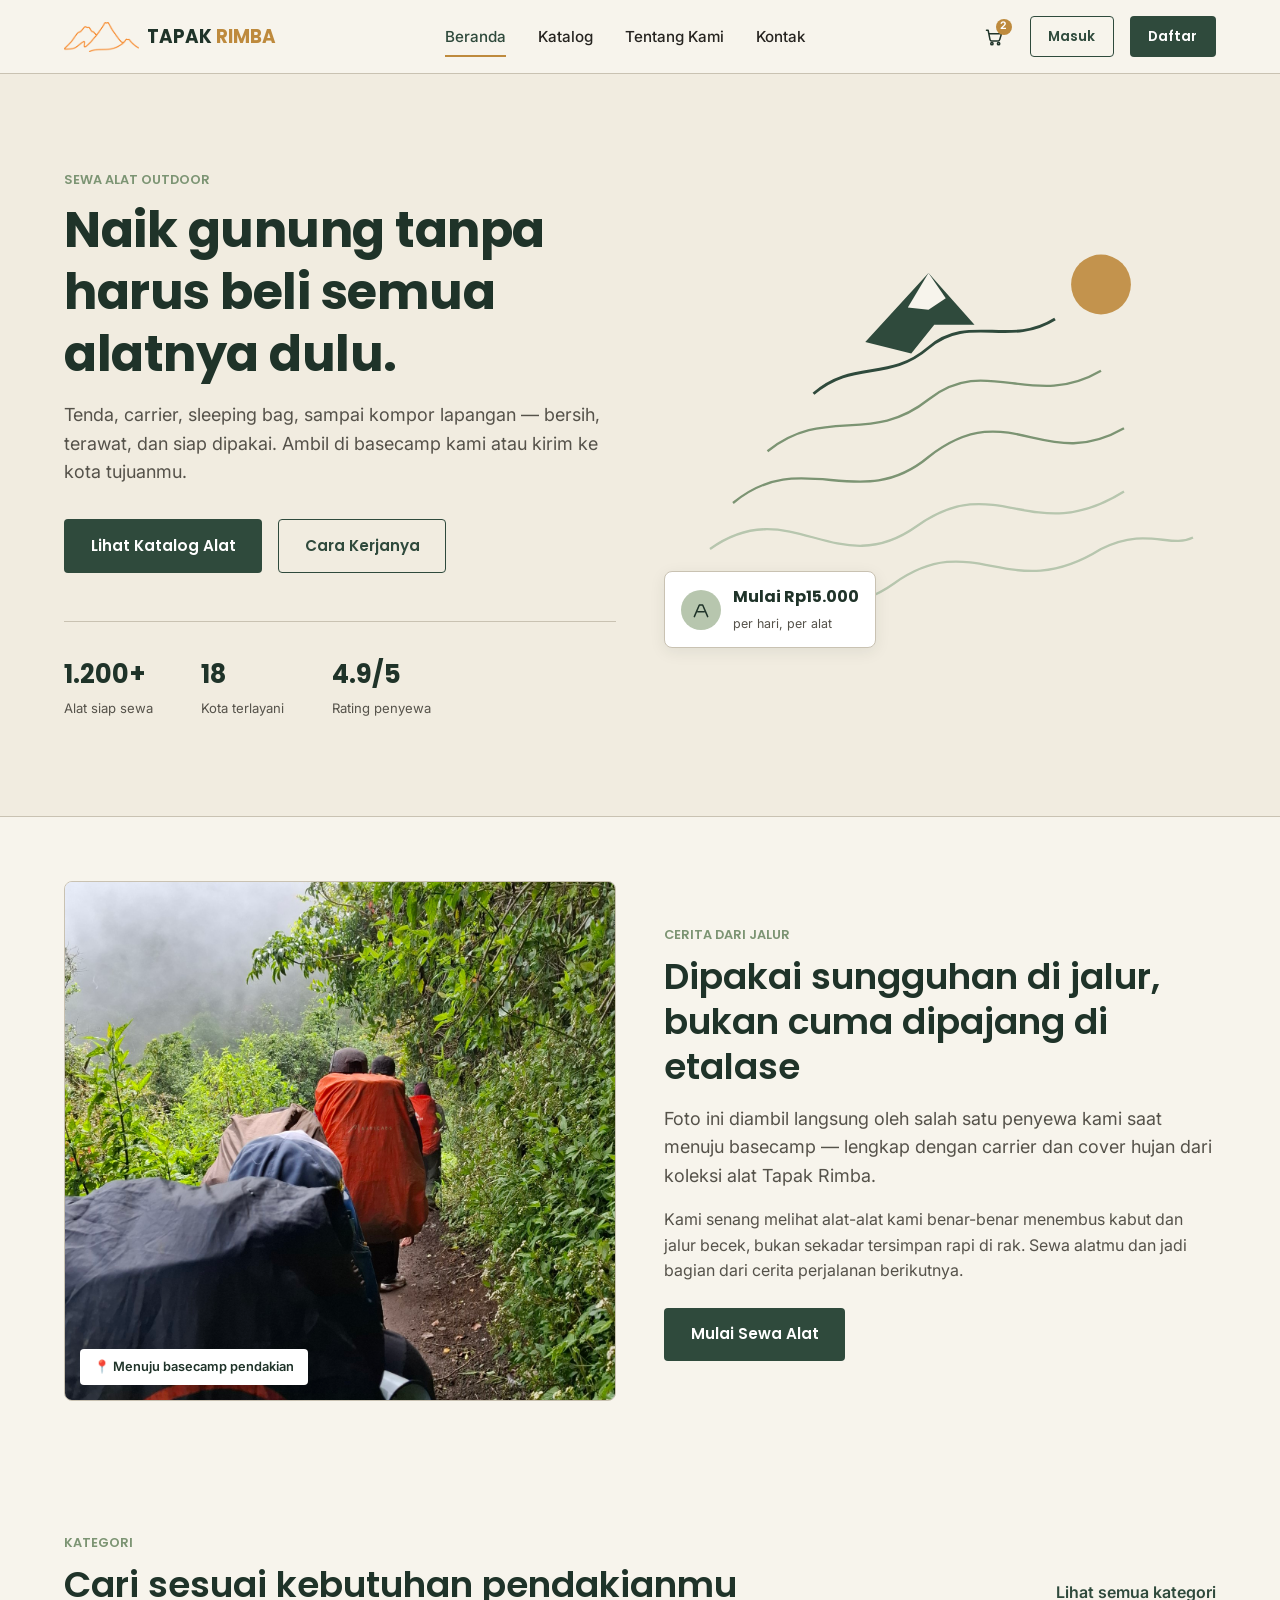
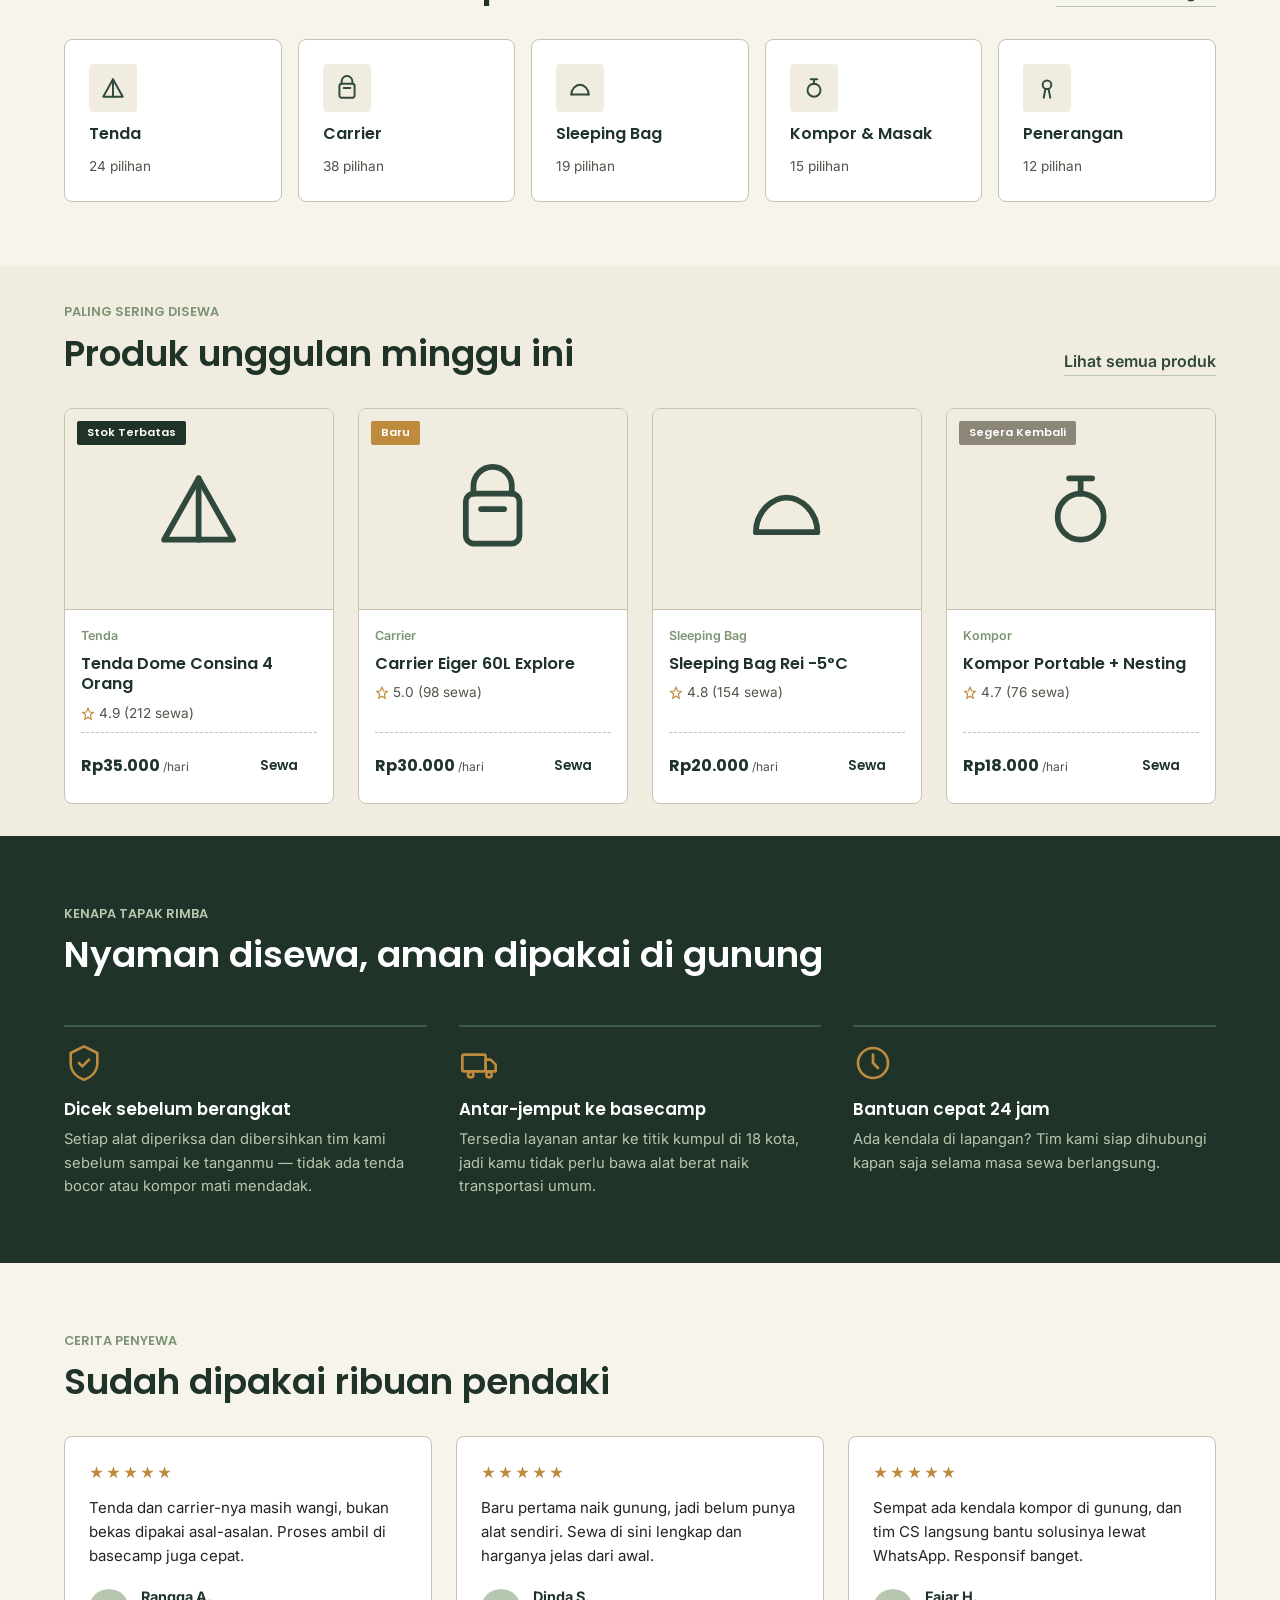
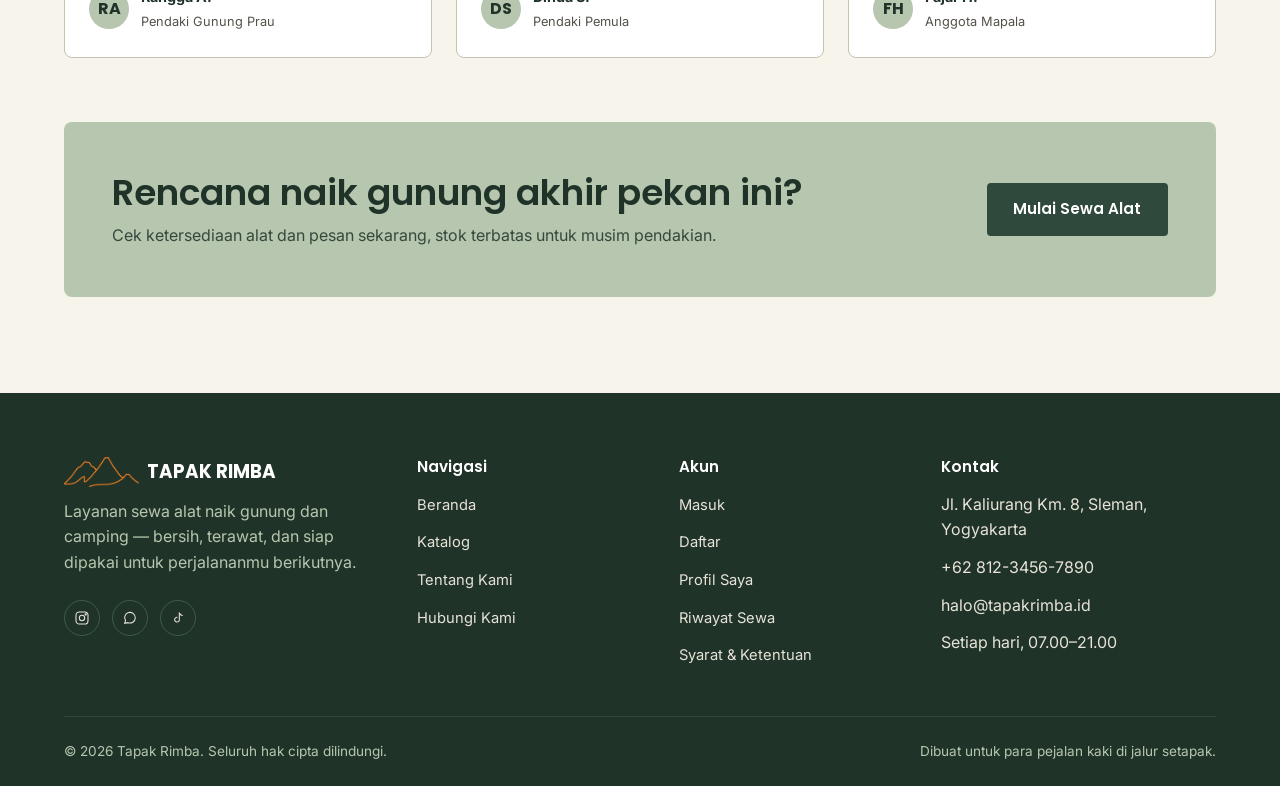
<file: index.html>
<!DOCTYPE html>
<html lang="id">
<head>
<meta charset="UTF-8">
<meta name="viewport" content="width=device-width, initial-scale=1.0">
<title>Tapak Rimba — Sewa Alat Outdoor Terpercaya</title>
<meta name="description" content="Sewa alat naik gunung dan camping: tenda, carrier, sleeping bag, kompor, hingga penerangan. Bersih, terawat, siap dipakai.">

<link rel="preconnect" href="https://fonts.googleapis.com">
<link rel="preconnect" href="https://fonts.gstatic.com" crossorigin>
<link href="https://fonts.googleapis.com/css2?family=Inter:wght@400;500;600;700&family=Poppins:wght@600;700&display=swap" rel="stylesheet">

<link rel="stylesheet" href="style.css">
</head>
<body>

<!-- ================= NAVBAR ================= -->
<header class="navbar">
  <div class="container nav-inner">
    <a href="index.html" class="brand">
      <img class="brand-mark" src="logo.png" alt="Logo Tapak Rimba">
      <span class="brand-name">TAPAK <span>RIMBA</span></span>
    </a>

    <nav class="nav-links">
      <a href="index.html" class="active">Beranda</a>
      <a href="katalog.html">Katalog</a>
      <a href="about.html">Tentang Kami</a>
      <a href="contact.html">Kontak</a>
    </nav>

    <div class="nav-actions">
      <a href="keranjang.html" class="icon-btn" aria-label="Keranjang">
        <svg viewBox="0 0 24 24" fill="none" stroke-width="1.8" stroke-linecap="round" stroke-linejoin="round"><path d="M3 4h2l2.2 11.2a2 2 0 0 0 2 1.6h7.6a2 2 0 0 0 2-1.6L21 8H6"/><circle cx="9.5" cy="20" r="1.4"/><circle cx="17.5" cy="20" r="1.4"/></svg>
        <span class="cart-count">2</span>
      </a>
      <a href="login.html" class="btn btn-outline btn-sm">Masuk</a>
      <a href="register.html" class="btn btn-primary btn-sm">Daftar</a>

      <button class="nav-toggle" aria-label="Buka menu" aria-expanded="false">
        <svg viewBox="0 0 24 24" fill="none" stroke-width="1.8" stroke-linecap="round"><path d="M3 6h18M3 12h18M3 18h18"/></svg>
      </button>
    </div>
  </div>
</header>

<!-- ================= HERO ================= -->
<section class="hero">
  <div class="container hero-inner">
    <div class="hero-content">
      <span class="section-eyebrow">SEWA ALAT OUTDOOR</span>
      <h1>Naik gunung tanpa harus beli semua alatnya dulu.</h1>
      <p class="lead">Tenda, carrier, sleeping bag, sampai kompor lapangan — bersih, terawat, dan siap dipakai. Ambil di basecamp kami atau kirim ke kota tujuanmu.</p>

      <div class="hero-actions">
        <a href="katalog.html" class="btn btn-primary">Lihat Katalog Alat</a>
        <a href="about.html" class="btn btn-outline">Cara Kerjanya</a>
      </div>

      <div class="hero-stats">
        <div>
          <span class="stat-num">1.200+</span>
          <span class="stat-label">Alat siap sewa</span>
        </div>
        <div>
          <span class="stat-num">18</span>
          <span class="stat-label">Kota terlayani</span>
        </div>
        <div>
          <span class="stat-num">4.9/5</span>
          <span class="stat-label">Rating penyewa</span>
        </div>
      </div>
    </div>

    <div class="hero-visual">
      <svg class="topo-art" viewBox="0 0 480 420" fill="none" xmlns="http://www.w3.org/2000/svg">
        <path d="M20 340 C 90 300, 130 380, 200 330 C 270 280, 300 350, 380 300 C 420 280, 440 300, 460 290" stroke="#B7C6AE" stroke-width="2"/>
        <path d="M40 300 C 110 250, 150 330, 220 280 C 290 230, 320 300, 400 250" stroke="#B7C6AE" stroke-width="2"/>
        <path d="M60 260 C 120 210, 170 270, 230 220 C 300 165, 330 235, 400 195" stroke="#7C9473" stroke-width="2"/>
        <path d="M90 215 C 140 175, 180 210, 230 170 C 280 130, 320 180, 380 145" stroke="#7C9473" stroke-width="2"/>
        <path d="M130 165 C 165 135, 195 155, 230 125 C 265 95, 300 125, 340 100" stroke="#2F4A3C" stroke-width="2.5"/>
        <path d="M175 120 L230 60 L270 105 L235 105 L215 130 Z" fill="#2F4A3C"/>
        <path d="M212 90 L230 60 L245 82 L230 92 Z" fill="#F7F4EC"/>
        <circle cx="380" cy="70" r="26" fill="#BE8A3D" opacity="0.9"/>
      </svg>

      <div class="hero-price-tag">
        <div class="dot">
          <svg viewBox="0 0 24 24" fill="none" stroke="#1F3329" stroke-width="1.8" stroke-linecap="round" stroke-linejoin="round"><path d="M4 20l6-14h4l6 14"/><path d="M8 14h8"/></svg>
        </div>
        <div>
          <strong>Mulai Rp15.000</strong>
          <span>per hari, per alat</span>
        </div>
      </div>
    </div>
  </div>
</section>

<!-- ================= FOTO PERJALANAN NYATA ================= -->
<section class="section">
  <div class="container about-story">
    <div class="photo-frame-wrap">
      <img src="trail-photo.jpg" alt="Tim penyewa Tapak Rimba membawa carrier dan tenda menuju basecamp pendakian" class="photo-frame">
      <span class="photo-caption">📍 Menuju basecamp pendakian</span>
    </div>
    <div>
      <span class="section-eyebrow">CERITA DARI JALUR</span>
      <h2>Dipakai sungguhan di jalur, bukan cuma dipajang di etalase</h2>
      <p class="lead mt-4">Foto ini diambil langsung oleh salah satu penyewa kami saat menuju basecamp — lengkap dengan carrier dan cover hujan dari koleksi alat Tapak Rimba.</p>
      <p class="mt-4">Kami senang melihat alat-alat kami benar-benar menembus kabut dan jalur becek, bukan sekadar tersimpan rapi di rak. Sewa alatmu dan jadi bagian dari cerita perjalanan berikutnya.</p>
      <a href="katalog.html" class="btn btn-primary mt-5">Mulai Sewa Alat</a>
    </div>
  </div>
</section>

<!-- ================= KATEGORI ================= -->
<section class="section">
  <div class="container">
    <div class="section-header">
      <div>
        <span class="section-eyebrow">KATEGORI</span>
        <h2>Cari sesuai kebutuhan pendakianmu</h2>
      </div>
      <a href="katalog.html" class="link-inline">Lihat semua kategori</a>
    </div>

    <div class="categories-grid">
      <a href="katalog.html" class="category-card">
        <div class="category-icon">
          <svg viewBox="0 0 24 24" fill="none" stroke-width="1.8" stroke-linecap="round" stroke-linejoin="round"><path d="M12 4l9 16H3z"/><path d="M12 4v16"/></svg>
        </div>
        <h4>Tenda</h4>
        <span>24 pilihan</span>
      </a>
      <a href="katalog.html" class="category-card">
        <div class="category-icon">
          <svg viewBox="0 0 24 24" fill="none" stroke-width="1.8" stroke-linecap="round" stroke-linejoin="round"><path d="M7 8V6a5 5 0 0 1 10 0v2"/><rect x="5" y="8" width="14" height="13" rx="2"/><path d="M9 12h6"/></svg>
        </div>
        <h4>Carrier</h4>
        <span>38 pilihan</span>
      </a>
      <a href="katalog.html" class="category-card">
        <div class="category-icon">
          <svg viewBox="0 0 24 24" fill="none" stroke-width="1.8" stroke-linecap="round" stroke-linejoin="round"><path d="M4 18c0-5 4-9 8-9s8 4 8 9"/><path d="M4 18h16"/></svg>
        </div>
        <h4>Sleeping Bag</h4>
        <span>19 pilihan</span>
      </a>
      <a href="katalog.html" class="category-card">
        <div class="category-icon">
          <svg viewBox="0 0 24 24" fill="none" stroke-width="1.8" stroke-linecap="round" stroke-linejoin="round"><circle cx="12" cy="14" r="6"/><path d="M9 4h6M12 4v4"/></svg>
        </div>
        <h4>Kompor &amp; Masak</h4>
        <span>15 pilihan</span>
      </a>
      <a href="katalog.html" class="category-card">
        <div class="category-icon">
          <svg viewBox="0 0 24 24" fill="none" stroke-width="1.8" stroke-linecap="round" stroke-linejoin="round"><circle cx="12" cy="9" r="4"/><path d="M9 21l1.5-8h3L15 21"/></svg>
        </div>
        <h4>Penerangan</h4>
        <span>12 pilihan</span>
      </a>
    </div>
  </div>
</section>

<!-- ================= PRODUK UNGGULAN ================= -->
<section class="section section-tight" style="background:var(--cream-100);">
  <div class="container">
    <div class="section-header">
      <div>
        <span class="section-eyebrow">PALING SERING DISEWA</span>
        <h2>Produk unggulan minggu ini</h2>
      </div>
      <a href="katalog.html" class="link-inline">Lihat semua produk</a>
    </div>

    <div class="products-grid">

      <a href="detail-produk.html" class="card product-card">
        <div class="product-thumb">
          <span class="product-tag">Stok Terbatas</span>
          <svg viewBox="0 0 24 24" fill="none" stroke-width="1.5" stroke-linecap="round" stroke-linejoin="round"><path d="M12 4l9 16H3z"/><path d="M12 4v16"/></svg>
        </div>
        <div class="product-body">
          <span class="product-category">Tenda</span>
          <h3 class="product-title">Tenda Dome Consina 4 Orang</h3>
          <div class="product-meta">
            <svg viewBox="0 0 24 24" fill="none" stroke-width="2" stroke-linecap="round"><path d="M12 2l2.9 6.6L21 9.3l-4.8 4.4L17.5 21 12 17.6 6.5 21l1.3-7.3L3 9.3l6.1-.7z"/></svg>
            4.9 (212 sewa)
          </div>
          <div class="product-footer">
            <span class="product-price">Rp35.000 <small>/hari</small></span>
            <span class="btn btn-ghost btn-sm">Sewa</span>
          </div>
        </div>
      </a>

      <a href="detail-produk.html" class="card product-card">
        <div class="product-thumb">
          <span class="product-tag tag-baru">Baru</span>
          <svg viewBox="0 0 24 24" fill="none" stroke-width="1.5" stroke-linecap="round" stroke-linejoin="round"><path d="M7 8V6a5 5 0 0 1 10 0v2"/><rect x="5" y="8" width="14" height="13" rx="2"/><path d="M9 12h6"/></svg>
        </div>
        <div class="product-body">
          <span class="product-category">Carrier</span>
          <h3 class="product-title">Carrier Eiger 60L Explore</h3>
          <div class="product-meta">
            <svg viewBox="0 0 24 24" fill="none" stroke-width="2" stroke-linecap="round"><path d="M12 2l2.9 6.6L21 9.3l-4.8 4.4L17.5 21 12 17.6 6.5 21l1.3-7.3L3 9.3l6.1-.7z"/></svg>
            5.0 (98 sewa)
          </div>
          <div class="product-footer">
            <span class="product-price">Rp30.000 <small>/hari</small></span>
            <span class="btn btn-ghost btn-sm">Sewa</span>
          </div>
        </div>
      </a>

      <a href="detail-produk.html" class="card product-card">
        <div class="product-thumb">
          <svg viewBox="0 0 24 24" fill="none" stroke-width="1.5" stroke-linecap="round" stroke-linejoin="round"><path d="M4 18c0-5 4-9 8-9s8 4 8 9"/><path d="M4 18h16"/></svg>
        </div>
        <div class="product-body">
          <span class="product-category">Sleeping Bag</span>
          <h3 class="product-title">Sleeping Bag Rei -5°C</h3>
          <div class="product-meta">
            <svg viewBox="0 0 24 24" fill="none" stroke-width="2" stroke-linecap="round"><path d="M12 2l2.9 6.6L21 9.3l-4.8 4.4L17.5 21 12 17.6 6.5 21l1.3-7.3L3 9.3l6.1-.7z"/></svg>
            4.8 (154 sewa)
          </div>
          <div class="product-footer">
            <span class="product-price">Rp20.000 <small>/hari</small></span>
            <span class="btn btn-ghost btn-sm">Sewa</span>
          </div>
        </div>
      </a>

      <a href="detail-produk.html" class="card product-card">
        <div class="product-thumb">
          <span class="product-tag tag-habis">Segera Kembali</span>
          <svg viewBox="0 0 24 24" fill="none" stroke-width="1.5" stroke-linecap="round" stroke-linejoin="round"><circle cx="12" cy="14" r="6"/><path d="M9 4h6M12 4v4"/></svg>
        </div>
        <div class="product-body">
          <span class="product-category">Kompor</span>
          <h3 class="product-title">Kompor Portable + Nesting</h3>
          <div class="product-meta">
            <svg viewBox="0 0 24 24" fill="none" stroke-width="2" stroke-linecap="round"><path d="M12 2l2.9 6.6L21 9.3l-4.8 4.4L17.5 21 12 17.6 6.5 21l1.3-7.3L3 9.3l6.1-.7z"/></svg>
            4.7 (76 sewa)
          </div>
          <div class="product-footer">
            <span class="product-price">Rp18.000 <small>/hari</small></span>
            <span class="btn btn-ghost btn-sm">Sewa</span>
          </div>
        </div>
      </a>

    </div>
  </div>
</section>

<!-- ================= KENAPA PILIH KAMI ================= -->
<section class="section why-section">
  <div class="container">
    <span class="section-eyebrow">KENAPA TAPAK RIMBA</span>
    <h2>Nyaman disewa, aman dipakai di gunung</h2>

    <div class="why-grid">
      <div class="why-item">
        <div class="why-icon">
          <svg viewBox="0 0 24 24" fill="none" stroke-width="1.6" stroke-linecap="round" stroke-linejoin="round"><path d="M12 2l8 4v6c0 5-3.5 8.5-8 10-4.5-1.5-8-5-8-10V6z"/><path d="M9 12l2 2 4-4"/></svg>
        </div>
        <h3>Dicek sebelum berangkat</h3>
        <p>Setiap alat diperiksa dan dibersihkan tim kami sebelum sampai ke tanganmu — tidak ada tenda bocor atau kompor mati mendadak.</p>
      </div>
      <div class="why-item">
        <div class="why-icon">
          <svg viewBox="0 0 24 24" fill="none" stroke-width="1.6" stroke-linecap="round" stroke-linejoin="round"><rect x="2" y="7" width="14" height="10" rx="1"/><path d="M16 10h3l3 3v4h-6z"/><circle cx="7" cy="19" r="1.6"/><circle cx="18" cy="19" r="1.6"/></svg>
        </div>
        <h3>Antar-jemput ke basecamp</h3>
        <p>Tersedia layanan antar ke titik kumpul di 18 kota, jadi kamu tidak perlu bawa alat berat naik transportasi umum.</p>
      </div>
      <div class="why-item">
        <div class="why-icon">
          <svg viewBox="0 0 24 24" fill="none" stroke-width="1.6" stroke-linecap="round" stroke-linejoin="round"><circle cx="12" cy="12" r="9"/><path d="M12 7v5l3 3"/></svg>
        </div>
        <h3>Bantuan cepat 24 jam</h3>
        <p>Ada kendala di lapangan? Tim kami siap dihubungi kapan saja selama masa sewa berlangsung.</p>
      </div>
    </div>
  </div>
</section>

<!-- ================= TESTIMONI ================= -->
<section class="section">
  <div class="container">
    <span class="section-eyebrow">CERITA PENYEWA</span>
    <h2 class="mb-6">Sudah dipakai ribuan pendaki</h2>

    <div class="testimonial-grid">
      <div class="testimonial-card">
        <div class="testimonial-stars">★★★★★</div>
        <p>Tenda dan carrier-nya masih wangi, bukan bekas dipakai asal-asalan. Proses ambil di basecamp juga cepat.</p>
        <div class="testimonial-person">
          <div class="testimonial-avatar">RA</div>
          <div>
            <strong>Rangga A.</strong>
            <span>Pendaki Gunung Prau</span>
          </div>
        </div>
      </div>
      <div class="testimonial-card">
        <div class="testimonial-stars">★★★★★</div>
        <p>Baru pertama naik gunung, jadi belum punya alat sendiri. Sewa di sini lengkap dan harganya jelas dari awal.</p>
        <div class="testimonial-person">
          <div class="testimonial-avatar">DS</div>
          <div>
            <strong>Dinda S.</strong>
            <span>Pendaki Pemula</span>
          </div>
        </div>
      </div>
      <div class="testimonial-card">
        <div class="testimonial-stars">★★★★★</div>
        <p>Sempat ada kendala kompor di gunung, dan tim CS langsung bantu solusinya lewat WhatsApp. Responsif banget.</p>
        <div class="testimonial-person">
          <div class="testimonial-avatar">FH</div>
          <div>
            <strong>Fajar H.</strong>
            <span>Anggota Mapala</span>
          </div>
        </div>
      </div>
    </div>
  </div>
</section>

<!-- ================= CTA BANNER ================= -->
<section class="container">
  <div class="cta-banner">
    <div>
      <h2>Rencana naik gunung akhir pekan ini?</h2>
      <p>Cek ketersediaan alat dan pesan sekarang, stok terbatas untuk musim pendakian.</p>
    </div>
    <a href="katalog.html" class="btn btn-primary">Mulai Sewa Alat</a>
  </div>
</section>

<!-- ================= FOOTER ================= -->
<footer class="site-footer">
  <div class="container">
    <div class="footer-grid">
      <div class="footer-brand">
        <a href="index.html" class="brand">
          <img class="brand-mark" src="logo.png" alt="Logo Tapak Rimba">
          <span class="brand-name">TAPAK RIMBA</span>
        </a>
        <p>Layanan sewa alat naik gunung dan camping — bersih, terawat, dan siap dipakai untuk perjalananmu berikutnya.</p>
        <div class="footer-social">
          <a href="#" aria-label="Instagram"><svg viewBox="0 0 24 24" fill="none" stroke-width="1.6"><rect x="3" y="3" width="18" height="18" rx="5"/><circle cx="12" cy="12" r="4"/><circle cx="17.5" cy="6.5" r="1"/></svg></a>
          <a href="#" aria-label="WhatsApp"><svg viewBox="0 0 24 24" fill="none" stroke-width="1.6"><path d="M4 20l1.3-4A8 8 0 1 1 9 19l-5 1z"/></svg></a>
          <a href="#" aria-label="TikTok"><svg viewBox="0 0 24 24" fill="none" stroke-width="1.6"><path d="M14 4v10.5a3.5 3.5 0 1 1-3-3.46"/><path d="M14 4c.5 2.5 2 4 5 4.3"/></svg></a>
        </div>
      </div>

      <div class="footer-col">
        <h4>Navigasi</h4>
        <ul>
          <li><a href="index.html">Beranda</a></li>
          <li><a href="katalog.html">Katalog</a></li>
          <li><a href="about.html">Tentang Kami</a></li>
          <li><a href="contact.html">Hubungi Kami</a></li>
        </ul>
      </div>

      <div class="footer-col">
        <h4>Akun</h4>
        <ul>
          <li><a href="login.html">Masuk</a></li>
          <li><a href="register.html">Daftar</a></li>
          <li><a href="dashboard.html">Profil Saya</a></li>
          <li><a href="riwayat.html">Riwayat Sewa</a></li>
          <li><a href="syarat.html">Syarat &amp; Ketentuan</a></li>
        </ul>
      </div>

      <div class="footer-col">
        <h4>Kontak</h4>
        <ul>
          <li>Jl. Kaliurang Km. 8, Sleman, Yogyakarta</li>
          <li>+62 812-3456-7890</li>
          <li>halo@tapakrimba.id</li>
          <li>Setiap hari, 07.00–21.00</li>
        </ul>
      </div>
    </div>

    <div class="footer-bottom">
      <span>© <span id="current-year">2026</span> Tapak Rimba. Seluruh hak cipta dilindungi.</span>
      <span>Dibuat untuk para pejalan kaki di jalur setapak.</span>
    </div>
  </div>
</footer>

<script src="main.js"></script>
</body>
</html>
</file>
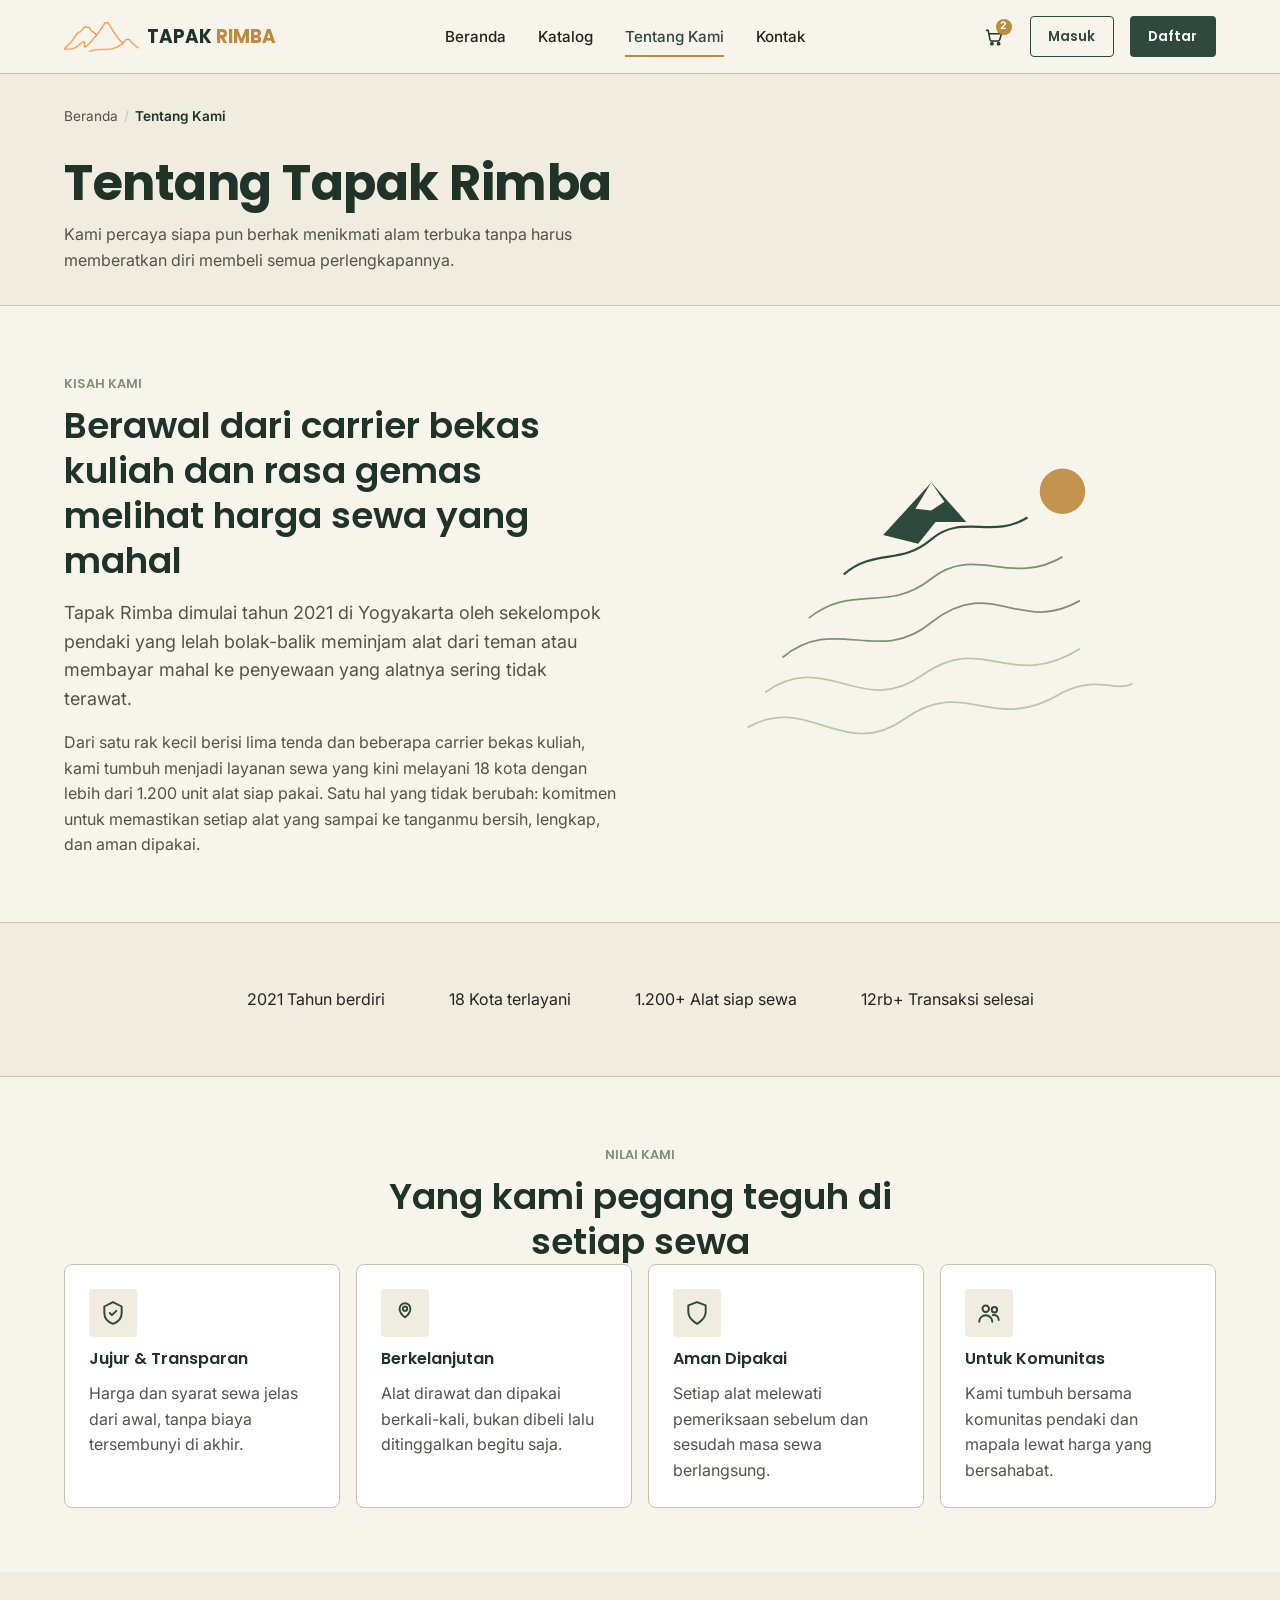
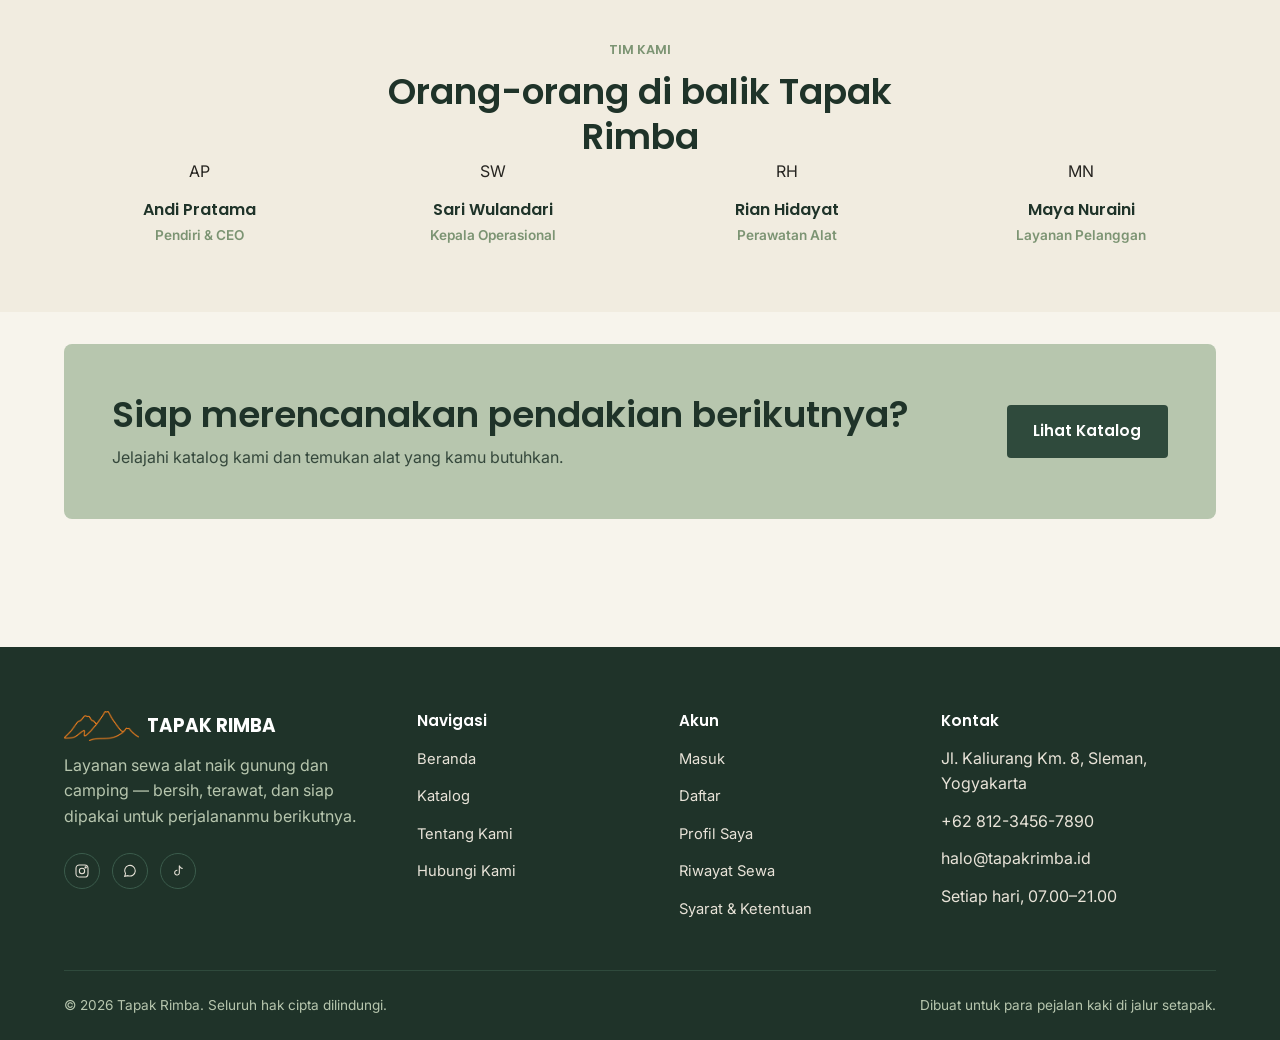
<file: about.html>
<!DOCTYPE html>
<html lang="id">
<head>
<meta charset="UTF-8">
<meta name="viewport" content="width=device-width, initial-scale=1.0">
<title>Tentang Kami — Tapak Rimba</title>
<meta name="description" content="Kenali Tapak Rimba, penyedia sewa alat naik gunung dan camping yang bersih, terawat, dan mudah diakses.">

<link rel="preconnect" href="https://fonts.googleapis.com">
<link rel="preconnect" href="https://fonts.gstatic.com" crossorigin>
<link href="https://fonts.googleapis.com/css2?family=Inter:wght@400;500;600;700&family=Poppins:wght@600;700&display=swap" rel="stylesheet">

<link rel="stylesheet" href="style.css">
</head>
<body>

<!-- ================= NAVBAR ================= -->
<header class="navbar">
  <div class="container nav-inner">
    <a href="index.html" class="brand">
      <img class="brand-mark" src="logo.png" alt="Logo Tapak Rimba">
      <span class="brand-name">TAPAK <span>RIMBA</span></span>
    </a>

    <nav class="nav-links">
      <a href="index.html">Beranda</a>
      <a href="katalog.html">Katalog</a>
      <a href="about.html" class="active">Tentang Kami</a>
      <a href="contact.html">Kontak</a>
    </nav>

    <div class="nav-actions">
      <a href="keranjang.html" class="icon-btn" aria-label="Keranjang">
        <svg viewBox="0 0 24 24" fill="none" stroke-width="1.8" stroke-linecap="round" stroke-linejoin="round"><path d="M3 4h2l2.2 11.2a2 2 0 0 0 2 1.6h7.6a2 2 0 0 0 2-1.6L21 8H6"/><circle cx="9.5" cy="20" r="1.4"/><circle cx="17.5" cy="20" r="1.4"/></svg>
        <span class="cart-count">2</span>
      </a>
      <a href="login.html" class="btn btn-outline btn-sm">Masuk</a>
      <a href="register.html" class="btn btn-primary btn-sm">Daftar</a>

      <button class="nav-toggle" aria-label="Buka menu" aria-expanded="false">
        <svg viewBox="0 0 24 24" fill="none" stroke-width="1.8" stroke-linecap="round"><path d="M3 6h18M3 12h18M3 18h18"/></svg>
      </button>
    </div>
  </div>
</header>

<!-- ================= PAGE HEADER ================= -->
<section class="page-header">
  <div class="container">
    <div class="breadcrumb">
      <a href="index.html">Beranda</a>
      <span class="sep">/</span>
      <span class="current">Tentang Kami</span>
    </div>
    <h1>Tentang Tapak Rimba</h1>
    <p>Kami percaya siapa pun berhak menikmati alam terbuka tanpa harus memberatkan diri membeli semua perlengkapannya.</p>
  </div>
</section>

<!-- ================= KISAH KAMI ================= -->
<section class="section">
  <div class="container about-story">
    <div>
      <span class="section-eyebrow">KISAH KAMI</span>
      <h2>Berawal dari carrier bekas kuliah dan rasa gemas melihat harga sewa yang mahal</h2>
      <p class="lead mt-4">Tapak Rimba dimulai tahun 2021 di Yogyakarta oleh sekelompok pendaki yang lelah bolak-balik meminjam alat dari teman atau membayar mahal ke penyewaan yang alatnya sering tidak terawat.</p>
      <p class="mt-4">Dari satu rak kecil berisi lima tenda dan beberapa carrier bekas kuliah, kami tumbuh menjadi layanan sewa yang kini melayani 18 kota dengan lebih dari 1.200 unit alat siap pakai. Satu hal yang tidak berubah: komitmen untuk memastikan setiap alat yang sampai ke tanganmu bersih, lengkap, dan aman dipakai.</p>
    </div>
    <div>
      <svg class="topo-art" viewBox="0 0 480 420" fill="none" xmlns="http://www.w3.org/2000/svg">
        <path d="M20 340 C 90 300, 130 380, 200 330 C 270 280, 300 350, 380 300 C 420 280, 440 300, 460 290" stroke="#B7C6AE" stroke-width="2"/>
        <path d="M40 300 C 110 250, 150 330, 220 280 C 290 230, 320 300, 400 250" stroke="#B7C6AE" stroke-width="2"/>
        <path d="M60 260 C 120 210, 170 270, 230 220 C 300 165, 330 235, 400 195" stroke="#7C9473" stroke-width="2"/>
        <path d="M90 215 C 140 175, 180 210, 230 170 C 280 130, 320 180, 380 145" stroke="#7C9473" stroke-width="2"/>
        <path d="M130 165 C 165 135, 195 155, 230 125 C 265 95, 300 125, 340 100" stroke="#2F4A3C" stroke-width="2.5"/>
        <path d="M175 120 L230 60 L270 105 L235 105 L215 130 Z" fill="#2F4A3C"/>
        <path d="M212 90 L230 60 L245 82 L230 92 Z" fill="#F7F4EC"/>
        <circle cx="380" cy="70" r="26" fill="#BE8A3D" opacity="0.9"/>
      </svg>
    </div>
  </div>
</section>

<!-- ================= STATISTIK ================= -->
<section class="section-tight" style="background:var(--cream-100); border-block:1px solid var(--stone-400);">
  <div class="container stats-row">
    <div>
      <span class="stat-num">2021</span>
      <span class="stat-label">Tahun berdiri</span>
    </div>
    <div>
      <span class="stat-num">18</span>
      <span class="stat-label">Kota terlayani</span>
    </div>
    <div>
      <span class="stat-num">1.200+</span>
      <span class="stat-label">Alat siap sewa</span>
    </div>
    <div>
      <span class="stat-num">12rb+</span>
      <span class="stat-label">Transaksi selesai</span>
    </div>
  </div>
</section>

<!-- ================= NILAI-NILAI ================= -->
<section class="section">
  <div class="container">
    <div class="text-center" style="max-width:600px; margin-inline:auto;">
      <span class="section-eyebrow">NILAI KAMI</span>
      <h2>Yang kami pegang teguh di setiap sewa</h2>
    </div>

    <div class="categories-grid mt-7" style="grid-template-columns:repeat(4,1fr);">
      <div class="category-card">
        <div class="category-icon">
          <svg viewBox="0 0 24 24" fill="none" stroke-width="1.8" stroke-linecap="round" stroke-linejoin="round"><path d="M12 2l8 4v6c0 5-3.5 8.5-8 10-4.5-1.5-8-5-8-10V6z"/><path d="M9 12l2 2 4-4"/></svg>
        </div>
        <h4>Jujur &amp; Transparan</h4>
        <p>Harga dan syarat sewa jelas dari awal, tanpa biaya tersembunyi di akhir.</p>
      </div>
      <div class="category-card">
        <div class="category-icon">
          <svg viewBox="0 0 24 24" fill="none" stroke-width="1.8" stroke-linecap="round" stroke-linejoin="round"><path d="M17 8c0 4-5 8-5 8s-5-4-5-8a5 5 0 0 1 10 0z"/><circle cx="12" cy="8" r="2"/></svg>
        </div>
        <h4>Berkelanjutan</h4>
        <p>Alat dirawat dan dipakai berkali-kali, bukan dibeli lalu ditinggalkan begitu saja.</p>
      </div>
      <div class="category-card">
        <div class="category-icon">
          <svg viewBox="0 0 24 24" fill="none" stroke-width="1.8" stroke-linecap="round" stroke-linejoin="round"><path d="M12 22s8-4.5 8-11V5l-8-3-8 3v6c0 6.5 8 11 8 11z"/></svg>
        </div>
        <h4>Aman Dipakai</h4>
        <p>Setiap alat melewati pemeriksaan sebelum dan sesudah masa sewa berlangsung.</p>
      </div>
      <div class="category-card">
        <div class="category-icon">
          <svg viewBox="0 0 24 24" fill="none" stroke-width="1.8" stroke-linecap="round" stroke-linejoin="round"><circle cx="9" cy="8" r="3"/><path d="M3 20c0-3.3 2.7-6 6-6s6 2.7 6 6"/><circle cx="17" cy="9" r="2.5"/><path d="M15.5 14a4.5 4.5 0 0 1 5.5 4.4"/></svg>
        </div>
        <h4>Untuk Komunitas</h4>
        <p>Kami tumbuh bersama komunitas pendaki dan mapala lewat harga yang bersahabat.</p>
      </div>
    </div>
  </div>
</section>

<!-- ================= TIM KAMI ================= -->
<section class="section" style="background:var(--cream-100);">
  <div class="container">
    <div class="text-center" style="max-width:600px; margin-inline:auto;">
      <span class="section-eyebrow">TIM KAMI</span>
      <h2>Orang-orang di balik Tapak Rimba</h2>
    </div>

    <div class="team-grid mt-7">
      <div class="team-card">
        <div class="avatar-lg">AP</div>
        <h4>Andi Pratama</h4>
        <span>Pendiri &amp; CEO</span>
      </div>
      <div class="team-card">
        <div class="avatar-lg">SW</div>
        <h4>Sari Wulandari</h4>
        <span>Kepala Operasional</span>
      </div>
      <div class="team-card">
        <div class="avatar-lg">RH</div>
        <h4>Rian Hidayat</h4>
        <span>Perawatan Alat</span>
      </div>
      <div class="team-card">
        <div class="avatar-lg">MN</div>
        <h4>Maya Nuraini</h4>
        <span>Layanan Pelanggan</span>
      </div>
    </div>
  </div>
</section>

<!-- ================= CTA ================= -->
<section class="container section-tight">
  <div class="cta-banner">
    <div>
      <h2>Siap merencanakan pendakian berikutnya?</h2>
      <p>Jelajahi katalog kami dan temukan alat yang kamu butuhkan.</p>
    </div>
    <a href="katalog.html" class="btn btn-primary">Lihat Katalog</a>
  </div>
</section>

<!-- ================= FOOTER ================= -->
<footer class="site-footer">
  <div class="container">
    <div class="footer-grid">
      <div class="footer-brand">
        <a href="index.html" class="brand">
          <img class="brand-mark" src="logo.png" alt="Logo Tapak Rimba">
          <span class="brand-name">TAPAK RIMBA</span>
        </a>
        <p>Layanan sewa alat naik gunung dan camping — bersih, terawat, dan siap dipakai untuk perjalananmu berikutnya.</p>
        <div class="footer-social">
          <a href="#" aria-label="Instagram"><svg viewBox="0 0 24 24" fill="none" stroke-width="1.6"><rect x="3" y="3" width="18" height="18" rx="5"/><circle cx="12" cy="12" r="4"/><circle cx="17.5" cy="6.5" r="1"/></svg></a>
          <a href="#" aria-label="WhatsApp"><svg viewBox="0 0 24 24" fill="none" stroke-width="1.6"><path d="M4 20l1.3-4A8 8 0 1 1 9 19l-5 1z"/></svg></a>
          <a href="#" aria-label="TikTok"><svg viewBox="0 0 24 24" fill="none" stroke-width="1.6"><path d="M14 4v10.5a3.5 3.5 0 1 1-3-3.46"/><path d="M14 4c.5 2.5 2 4 5 4.3"/></svg></a>
        </div>
      </div>

      <div class="footer-col">
        <h4>Navigasi</h4>
        <ul>
          <li><a href="index.html">Beranda</a></li>
          <li><a href="katalog.html">Katalog</a></li>
          <li><a href="about.html">Tentang Kami</a></li>
          <li><a href="contact.html">Hubungi Kami</a></li>
        </ul>
      </div>

      <div class="footer-col">
        <h4>Akun</h4>
        <ul>
          <li><a href="login.html">Masuk</a></li>
          <li><a href="register.html">Daftar</a></li>
          <li><a href="dashboard.html">Profil Saya</a></li>
          <li><a href="riwayat.html">Riwayat Sewa</a></li>
          <li><a href="syarat.html">Syarat &amp; Ketentuan</a></li>
        </ul>
      </div>

      <div class="footer-col">
        <h4>Kontak</h4>
        <ul>
          <li>Jl. Kaliurang Km. 8, Sleman, Yogyakarta</li>
          <li>+62 812-3456-7890</li>
          <li>halo@tapakrimba.id</li>
          <li>Setiap hari, 07.00–21.00</li>
        </ul>
      </div>
    </div>

    <div class="footer-bottom">
      <span>© <span id="current-year">2026</span> Tapak Rimba. Seluruh hak cipta dilindungi.</span>
      <span>Dibuat untuk para pejalan kaki di jalur setapak.</span>
    </div>
  </div>
</footer>

<script src="main.js"></script>
</body>
</html>
</file>
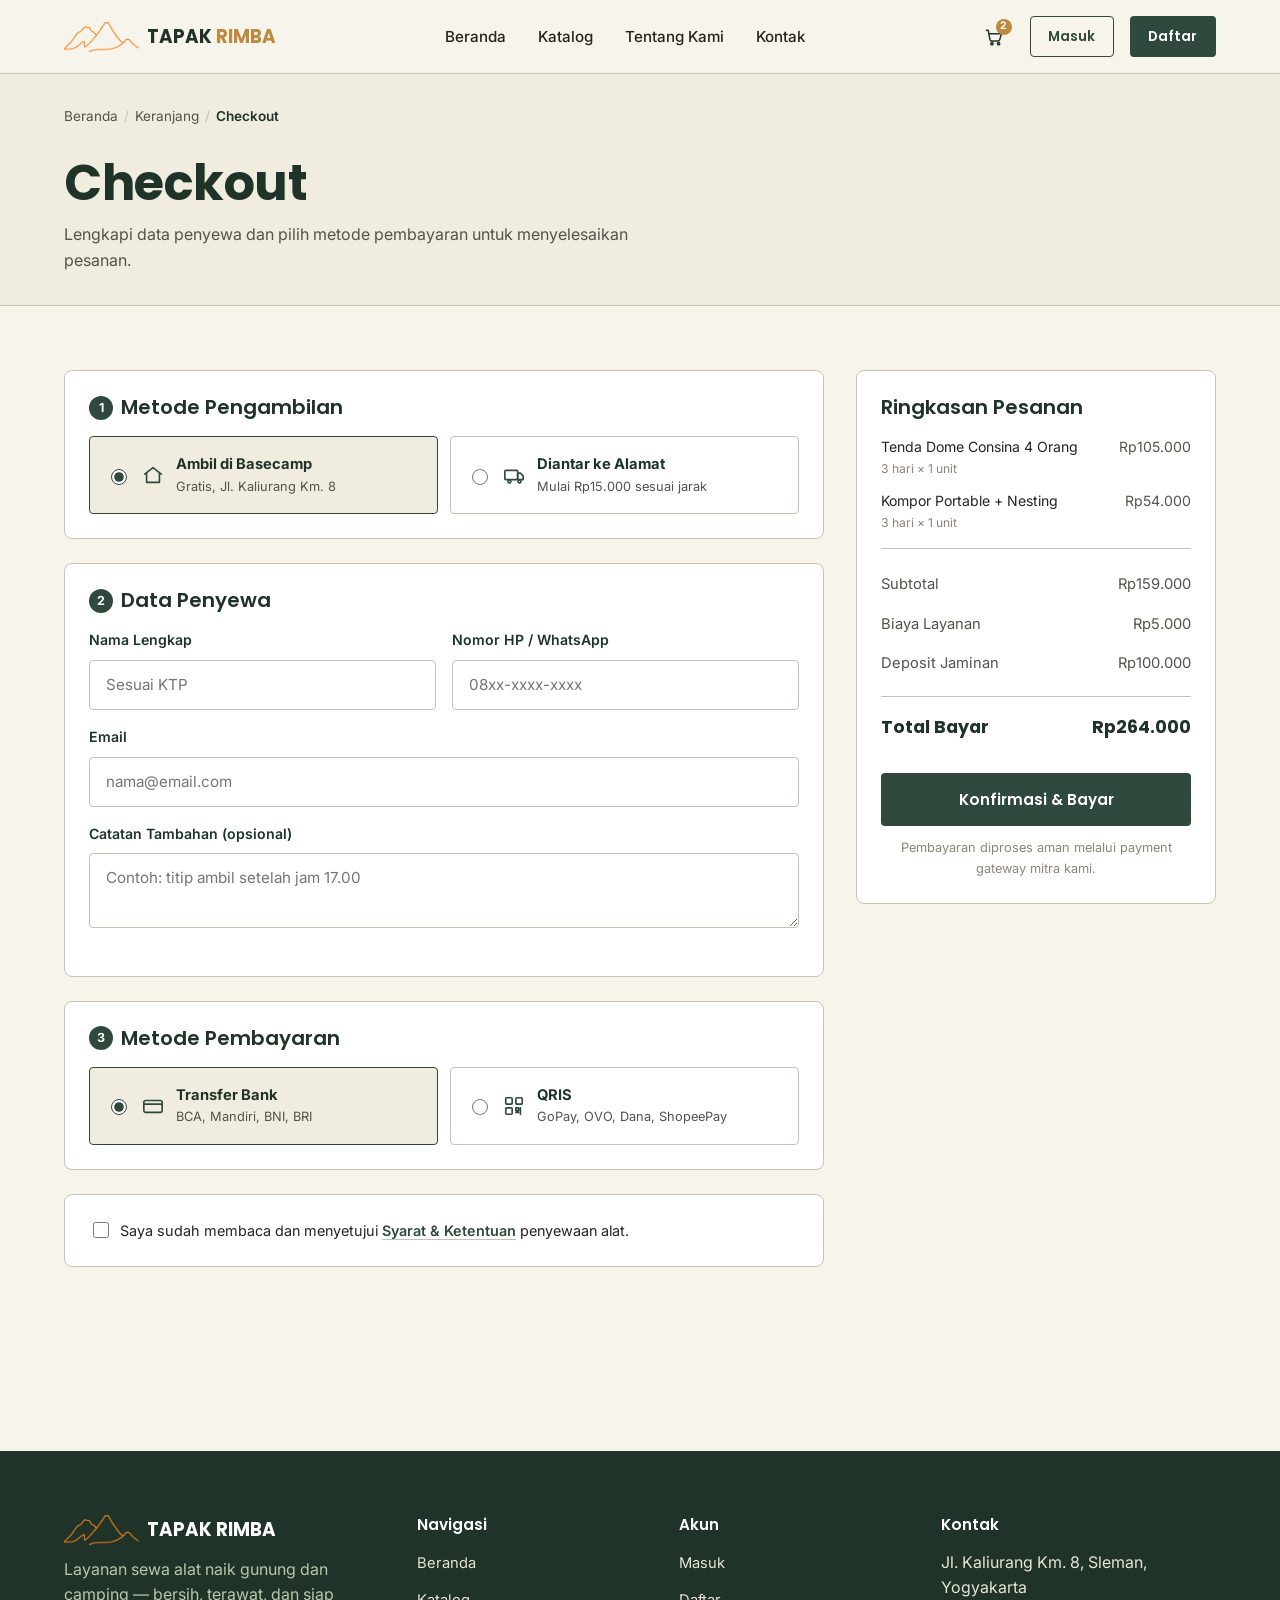
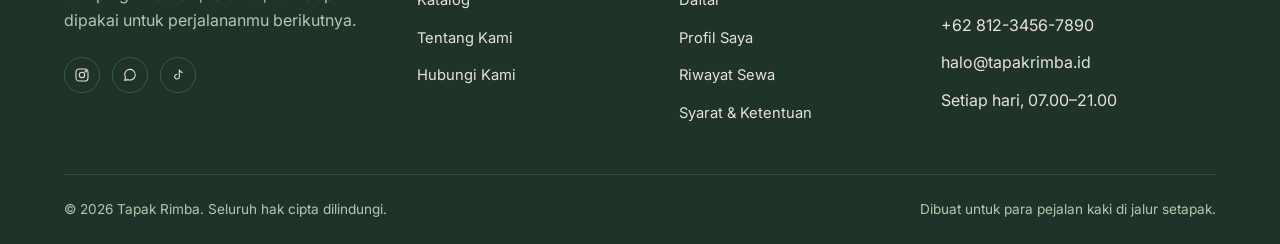
<file: checkout.html>
<!DOCTYPE html>
<html lang="id">
<head>
<meta charset="UTF-8">
<meta name="viewport" content="width=device-width, initial-scale=1.0">
<title>Checkout — Tapak Rimba</title>
<meta name="description" content="Selesaikan data penyewa dan metode pembayaran untuk menyelesaikan pemesanan alat outdoor.">

<link rel="preconnect" href="https://fonts.googleapis.com">
<link rel="preconnect" href="https://fonts.gstatic.com" crossorigin>
<link href="https://fonts.googleapis.com/css2?family=Inter:wght@400;500;600;700&family=Poppins:wght@600;700&display=swap" rel="stylesheet">

<link rel="stylesheet" href="style.css">
</head>
<body>

<!-- ================= NAVBAR ================= -->
<header class="navbar">
  <div class="container nav-inner">
    <a href="index.html" class="brand">
      <img class="brand-mark" src="logo.png" alt="Logo Tapak Rimba">
      <span class="brand-name">TAPAK <span>RIMBA</span></span>
    </a>

    <nav class="nav-links">
      <a href="index.html">Beranda</a>
      <a href="katalog.html">Katalog</a>
      <a href="about.html">Tentang Kami</a>
      <a href="contact.html">Kontak</a>
    </nav>

    <div class="nav-actions">
      <a href="keranjang.html" class="icon-btn" aria-label="Keranjang">
        <svg viewBox="0 0 24 24" fill="none" stroke-width="1.8" stroke-linecap="round" stroke-linejoin="round"><path d="M3 4h2l2.2 11.2a2 2 0 0 0 2 1.6h7.6a2 2 0 0 0 2-1.6L21 8H6"/><circle cx="9.5" cy="20" r="1.4"/><circle cx="17.5" cy="20" r="1.4"/></svg>
        <span class="cart-count">2</span>
      </a>
      <a href="login.html" class="btn btn-outline btn-sm">Masuk</a>
      <a href="register.html" class="btn btn-primary btn-sm">Daftar</a>

      <button class="nav-toggle" aria-label="Buka menu" aria-expanded="false">
        <svg viewBox="0 0 24 24" fill="none" stroke-width="1.8" stroke-linecap="round"><path d="M3 6h18M3 12h18M3 18h18"/></svg>
      </button>
    </div>
  </div>
</header>

<!-- ================= PAGE HEADER ================= -->
<section class="page-header">
  <div class="container">
    <div class="breadcrumb">
      <a href="index.html">Beranda</a>
      <span class="sep">/</span>
      <a href="keranjang.html">Keranjang</a>
      <span class="sep">/</span>
      <span class="current">Checkout</span>
    </div>
    <h1>Checkout</h1>
    <p>Lengkapi data penyewa dan pilih metode pembayaran untuk menyelesaikan pesanan.</p>
  </div>
</section>

<!-- ================= CHECKOUT ================= -->
<section class="section">
  <form class="container cart-layout" onsubmit="return false;">

    <!-- ===== FORM ===== -->
    <div>

      <div class="checkout-card">
        <h3><span class="step-num">1</span> Metode Pengambilan</h3>
        <div class="option-cards">
          <label class="option-card">
            <input type="radio" name="metode-ambil" value="basecamp" checked>
            <span class="option-icon">
              <svg viewBox="0 0 24 24" fill="none" stroke-width="1.8" stroke-linecap="round" stroke-linejoin="round"><path d="M3 11l9-7 9 7"/><path d="M5 10v10h14V10"/></svg>
            </span>
            <span>
              <strong>Ambil di Basecamp</strong>
              <span>Gratis, Jl. Kaliurang Km. 8</span>
            </span>
          </label>
          <label class="option-card">
            <input type="radio" name="metode-ambil" value="antar">
            <span class="option-icon">
              <svg viewBox="0 0 24 24" fill="none" stroke-width="1.8" stroke-linecap="round" stroke-linejoin="round"><rect x="2" y="7" width="14" height="10" rx="1"/><path d="M16 10h3l3 3v4h-6z"/><circle cx="7" cy="19" r="1.6"/><circle cx="18" cy="19" r="1.6"/></svg>
            </span>
            <span>
              <strong>Diantar ke Alamat</strong>
              <span>Mulai Rp15.000 sesuai jarak</span>
            </span>
          </label>
        </div>

        <div class="delivery-address" hidden>
          <div class="form-group mt-4">
            <label for="alamat">Alamat Lengkap</label>
            <textarea id="alamat" class="form-control" rows="3" placeholder="Nama jalan, nomor rumah, kelurahan, kecamatan, kota"></textarea>
          </div>
        </div>
      </div>

      <div class="checkout-card">
        <h3><span class="step-num">2</span> Data Penyewa</h3>
        <div class="form-row">
          <div class="form-group">
            <label for="nama">Nama Lengkap</label>
            <input type="text" id="nama" class="form-control" placeholder="Sesuai KTP" required>
          </div>
          <div class="form-group">
            <label for="hp">Nomor HP / WhatsApp</label>
            <input type="tel" id="hp" class="form-control" placeholder="08xx-xxxx-xxxx" required>
          </div>
        </div>
        <div class="form-group">
          <label for="email">Email</label>
          <input type="email" id="email" class="form-control" placeholder="nama@email.com" required>
        </div>
        <div class="form-group">
          <label for="catatan">Catatan Tambahan (opsional)</label>
          <textarea id="catatan" class="form-control" rows="2" placeholder="Contoh: titip ambil setelah jam 17.00"></textarea>
        </div>
      </div>

      <div class="checkout-card">
        <h3><span class="step-num">3</span> Metode Pembayaran</h3>
        <div class="option-cards">
          <label class="option-card">
            <input type="radio" name="metode-bayar" value="transfer" checked>
            <span class="option-icon">
              <svg viewBox="0 0 24 24" fill="none" stroke-width="1.8" stroke-linecap="round" stroke-linejoin="round"><rect x="2" y="6" width="20" height="13" rx="2"/><path d="M2 10h20"/></svg>
            </span>
            <span>
              <strong>Transfer Bank</strong>
              <span>BCA, Mandiri, BNI, BRI</span>
            </span>
          </label>
          <label class="option-card">
            <input type="radio" name="metode-bayar" value="qris">
            <span class="option-icon">
              <svg viewBox="0 0 24 24" fill="none" stroke-width="1.8" stroke-linecap="round" stroke-linejoin="round"><rect x="3" y="3" width="7" height="7" rx="1"/><rect x="14" y="3" width="7" height="7" rx="1"/><rect x="3" y="14" width="7" height="7" rx="1"/><path d="M14 14h3v3h-3zM19 14v7M14 19h3"/></svg>
            </span>
            <span>
              <strong>QRIS</strong>
              <span>GoPay, OVO, Dana, ShopeePay</span>
            </span>
          </label>
        </div>
      </div>

      <div class="checkout-card">
        <label class="form-check">
          <input type="checkbox" required>
          <span>Saya sudah membaca dan menyetujui <a href="syarat.html" class="link-inline">Syarat &amp; Ketentuan</a> penyewaan alat.</span>
        </label>
      </div>

    </div>

    <!-- ===== RINGKASAN ===== -->
    <aside class="order-summary">
      <h3>Ringkasan Pesanan</h3>

      <div class="summary-items">
        <div class="summary-item-row">
          <span class="item-name">Tenda Dome Consina 4 Orang <small>3 hari × 1 unit</small></span>
          <span class="item-price">Rp105.000</span>
        </div>
        <div class="summary-item-row">
          <span class="item-name">Kompor Portable + Nesting <small>3 hari × 1 unit</small></span>
          <span class="item-price">Rp54.000</span>
        </div>
      </div>

      <div class="summary-row"><span>Subtotal</span><span>Rp159.000</span></div>
      <div class="summary-row"><span>Biaya Layanan</span><span>Rp5.000</span></div>
      <div class="summary-row"><span>Deposit Jaminan</span><span>Rp100.000</span></div>
      <div class="summary-row total"><span>Total Bayar</span><span>Rp264.000</span></div>

      <button type="submit" class="btn btn-primary btn-block mt-5">Konfirmasi &amp; Bayar</button>
      <span class="form-hint text-center" style="display:block; margin-top:var(--space-3);">Pembayaran diproses aman melalui payment gateway mitra kami.</span>
    </aside>

  </form>
</section>

<!-- ================= FOOTER ================= -->
<footer class="site-footer">
  <div class="container">
    <div class="footer-grid">
      <div class="footer-brand">
        <a href="index.html" class="brand">
          <img class="brand-mark" src="logo.png" alt="Logo Tapak Rimba">
          <span class="brand-name">TAPAK RIMBA</span>
        </a>
        <p>Layanan sewa alat naik gunung dan camping — bersih, terawat, dan siap dipakai untuk perjalananmu berikutnya.</p>
        <div class="footer-social">
          <a href="#" aria-label="Instagram"><svg viewBox="0 0 24 24" fill="none" stroke-width="1.6"><rect x="3" y="3" width="18" height="18" rx="5"/><circle cx="12" cy="12" r="4"/><circle cx="17.5" cy="6.5" r="1"/></svg></a>
          <a href="#" aria-label="WhatsApp"><svg viewBox="0 0 24 24" fill="none" stroke-width="1.6"><path d="M4 20l1.3-4A8 8 0 1 1 9 19l-5 1z"/></svg></a>
          <a href="#" aria-label="TikTok"><svg viewBox="0 0 24 24" fill="none" stroke-width="1.6"><path d="M14 4v10.5a3.5 3.5 0 1 1-3-3.46"/><path d="M14 4c.5 2.5 2 4 5 4.3"/></svg></a>
        </div>
      </div>

      <div class="footer-col">
        <h4>Navigasi</h4>
        <ul>
          <li><a href="index.html">Beranda</a></li>
          <li><a href="katalog.html">Katalog</a></li>
          <li><a href="about.html">Tentang Kami</a></li>
          <li><a href="contact.html">Hubungi Kami</a></li>
        </ul>
      </div>

      <div class="footer-col">
        <h4>Akun</h4>
        <ul>
          <li><a href="login.html">Masuk</a></li>
          <li><a href="register.html">Daftar</a></li>
          <li><a href="dashboard.html">Profil Saya</a></li>
          <li><a href="riwayat.html">Riwayat Sewa</a></li>
          <li><a href="syarat.html">Syarat &amp; Ketentuan</a></li>
        </ul>
      </div>

      <div class="footer-col">
        <h4>Kontak</h4>
        <ul>
          <li>Jl. Kaliurang Km. 8, Sleman, Yogyakarta</li>
          <li>+62 812-3456-7890</li>
          <li>halo@tapakrimba.id</li>
          <li>Setiap hari, 07.00–21.00</li>
        </ul>
      </div>
    </div>

    <div class="footer-bottom">
      <span>© <span id="current-year">2026</span> Tapak Rimba. Seluruh hak cipta dilindungi.</span>
      <span>Dibuat untuk para pejalan kaki di jalur setapak.</span>
    </div>
  </div>
</footer>

<script src="main.js"></script>
</body>
</html>
</file>
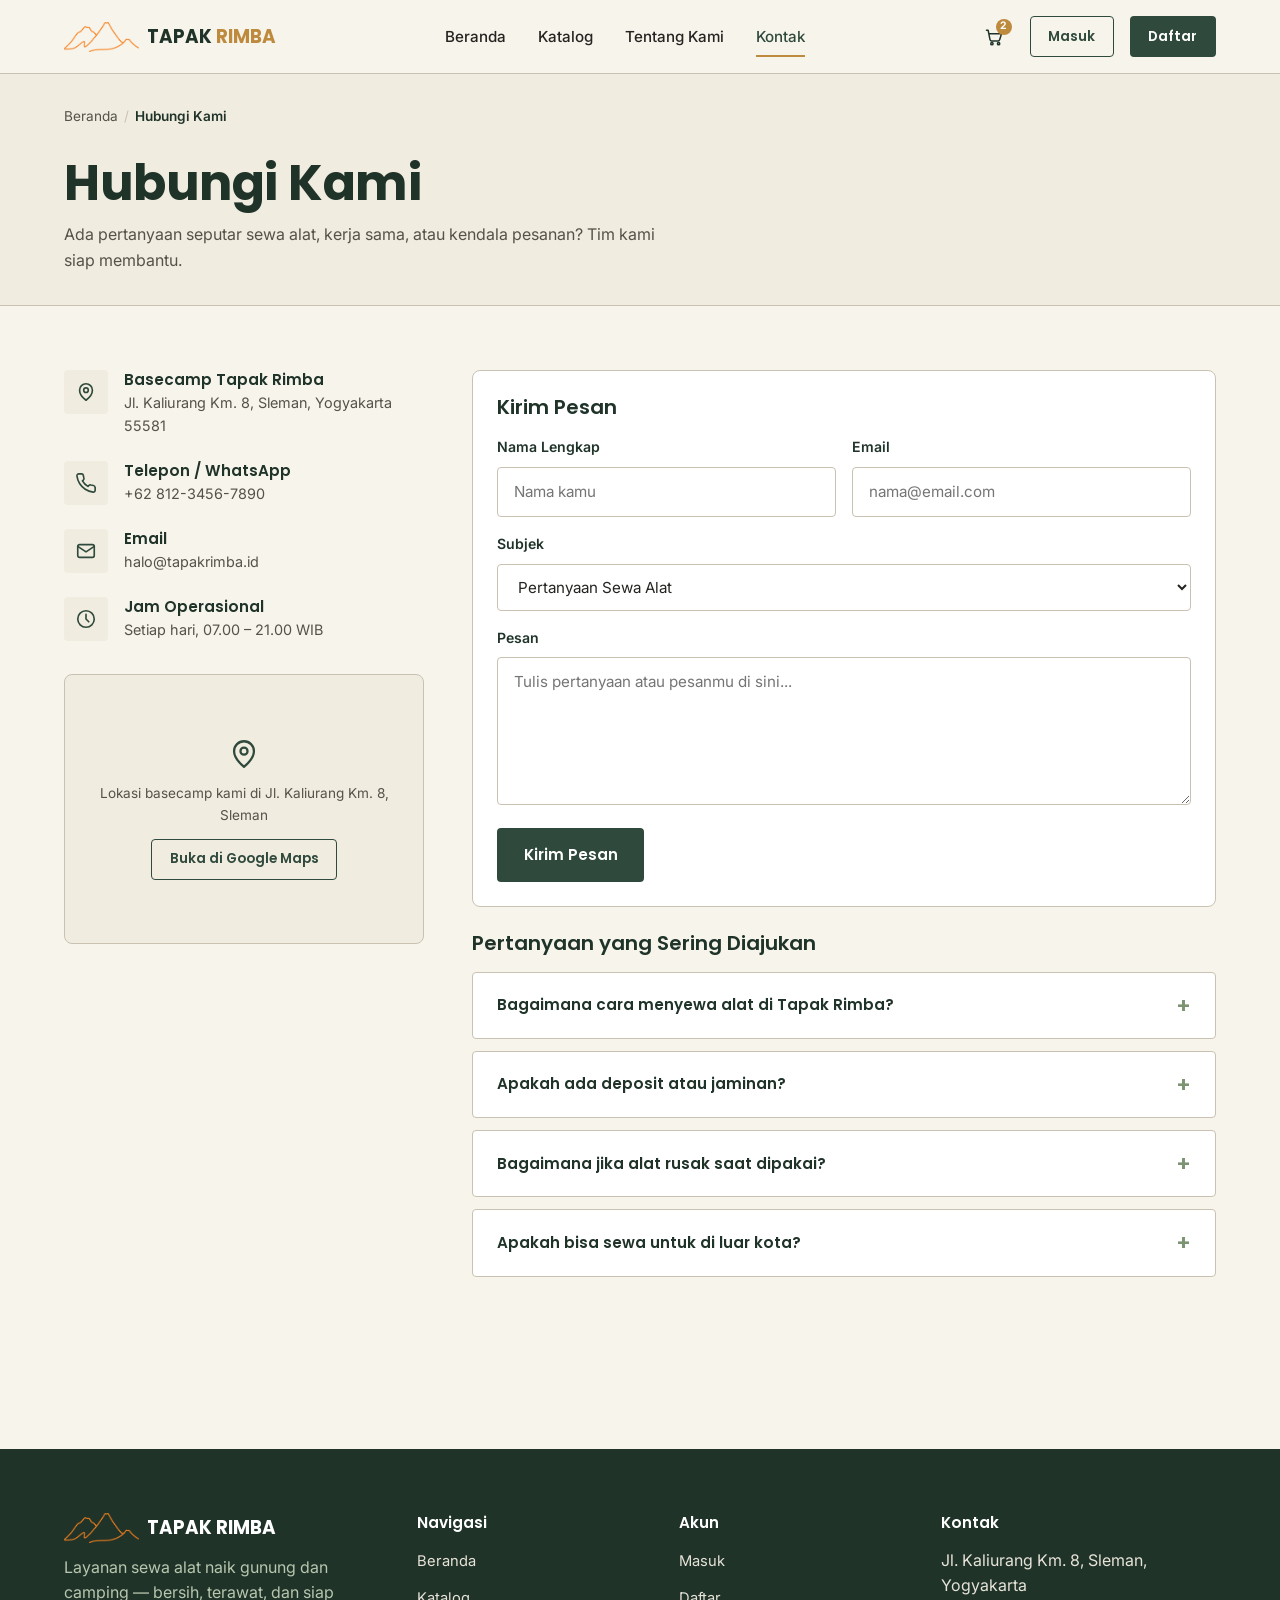
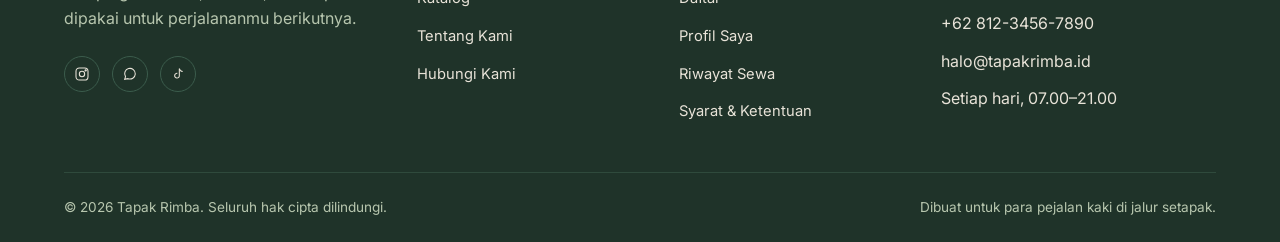
<file: contact.html>
<!DOCTYPE html>
<html lang="id">
<head>
<meta charset="UTF-8">
<meta name="viewport" content="width=device-width, initial-scale=1.0">
<title>Hubungi Kami — Tapak Rimba</title>
<meta name="description" content="Hubungi tim Tapak Rimba untuk pertanyaan seputar sewa alat, kerja sama, atau bantuan lainnya.">

<link rel="preconnect" href="https://fonts.googleapis.com">
<link rel="preconnect" href="https://fonts.gstatic.com" crossorigin>
<link href="https://fonts.googleapis.com/css2?family=Inter:wght@400;500;600;700&family=Poppins:wght@600;700&display=swap" rel="stylesheet">

<link rel="stylesheet" href="style.css">
</head>
<body>

<!-- ================= NAVBAR ================= -->
<header class="navbar">
  <div class="container nav-inner">
    <a href="index.html" class="brand">
      <img class="brand-mark" src="logo.png" alt="Logo Tapak Rimba">
      <span class="brand-name">TAPAK <span>RIMBA</span></span>
    </a>

    <nav class="nav-links">
      <a href="index.html">Beranda</a>
      <a href="katalog.html">Katalog</a>
      <a href="about.html">Tentang Kami</a>
      <a href="contact.html" class="active">Kontak</a>
    </nav>

    <div class="nav-actions">
      <a href="keranjang.html" class="icon-btn" aria-label="Keranjang">
        <svg viewBox="0 0 24 24" fill="none" stroke-width="1.8" stroke-linecap="round" stroke-linejoin="round"><path d="M3 4h2l2.2 11.2a2 2 0 0 0 2 1.6h7.6a2 2 0 0 0 2-1.6L21 8H6"/><circle cx="9.5" cy="20" r="1.4"/><circle cx="17.5" cy="20" r="1.4"/></svg>
        <span class="cart-count">2</span>
      </a>
      <a href="login.html" class="btn btn-outline btn-sm">Masuk</a>
      <a href="register.html" class="btn btn-primary btn-sm">Daftar</a>

      <button class="nav-toggle" aria-label="Buka menu" aria-expanded="false">
        <svg viewBox="0 0 24 24" fill="none" stroke-width="1.8" stroke-linecap="round"><path d="M3 6h18M3 12h18M3 18h18"/></svg>
      </button>
    </div>
  </div>
</header>

<!-- ================= PAGE HEADER ================= -->
<section class="page-header">
  <div class="container">
    <div class="breadcrumb">
      <a href="index.html">Beranda</a>
      <span class="sep">/</span>
      <span class="current">Hubungi Kami</span>
    </div>
    <h1>Hubungi Kami</h1>
    <p>Ada pertanyaan seputar sewa alat, kerja sama, atau kendala pesanan? Tim kami siap membantu.</p>
  </div>
</section>

<!-- ================= KONTAK ================= -->
<section class="section">
  <div class="container contact-layout">

    <!-- ===== INFO KONTAK ===== -->
    <div>
      <div class="contact-item">
        <div class="contact-icon">
          <svg viewBox="0 0 24 24" fill="none" stroke-width="1.8" stroke-linecap="round" stroke-linejoin="round"><path d="M12 21s7-5.4 7-11a7 7 0 0 0-14 0c0 5.6 7 11 7 11z"/><circle cx="12" cy="10" r="2.5"/></svg>
        </div>
        <div>
          <h4>Basecamp Tapak Rimba</h4>
          <p>Jl. Kaliurang Km. 8, Sleman, Yogyakarta 55581</p>
        </div>
      </div>

      <div class="contact-item">
        <div class="contact-icon">
          <svg viewBox="0 0 24 24" fill="none" stroke-width="1.8" stroke-linecap="round" stroke-linejoin="round"><path d="M22 16.9v3a2 2 0 0 1-2.2 2 19.8 19.8 0 0 1-8.6-3.1 19.5 19.5 0 0 1-6-6A19.8 19.8 0 0 1 2.1 4.2 2 2 0 0 1 4.1 2h3a2 2 0 0 1 2 1.7c.1.9.3 1.8.6 2.7a2 2 0 0 1-.4 2.1L8.1 9.7a16 16 0 0 0 6 6l1.2-1.2a2 2 0 0 1 2.1-.4c.9.3 1.8.5 2.7.6a2 2 0 0 1 1.7 2.1z"/></svg>
        </div>
        <div>
          <h4>Telepon / WhatsApp</h4>
          <p>+62 812-3456-7890</p>
        </div>
      </div>

      <div class="contact-item">
        <div class="contact-icon">
          <svg viewBox="0 0 24 24" fill="none" stroke-width="1.8" stroke-linecap="round" stroke-linejoin="round"><rect x="3" y="5" width="18" height="14" rx="2"/><path d="m3 7 9 6 9-6"/></svg>
        </div>
        <div>
          <h4>Email</h4>
          <p>halo@tapakrimba.id</p>
        </div>
      </div>

      <div class="contact-item">
        <div class="contact-icon">
          <svg viewBox="0 0 24 24" fill="none" stroke-width="1.8" stroke-linecap="round" stroke-linejoin="round"><circle cx="12" cy="12" r="9"/><path d="M12 7v5l3 3"/></svg>
        </div>
        <div>
          <h4>Jam Operasional</h4>
          <p>Setiap hari, 07.00 – 21.00 WIB</p>
        </div>
      </div>

      <div class="map-box mt-6">
        <svg viewBox="0 0 24 24" fill="none" stroke-width="1.6" stroke-linecap="round" stroke-linejoin="round"><path d="M12 21s7-5.4 7-11a7 7 0 0 0-14 0c0 5.6 7 11 7 11z"/><circle cx="12" cy="10" r="2.5"/></svg>
        <p>Lokasi basecamp kami di Jl. Kaliurang Km. 8, Sleman</p>
        <a href="#" class="btn btn-outline btn-sm">Buka di Google Maps</a>
      </div>
    </div>

    <!-- ===== FORM ===== -->
    <div>
      <div class="checkout-card">
        <h3>Kirim Pesan</h3>
        <form onsubmit="return false;">
          <div class="form-row">
            <div class="form-group">
              <label for="c-nama">Nama Lengkap</label>
              <input type="text" id="c-nama" class="form-control" placeholder="Nama kamu" required>
            </div>
            <div class="form-group">
              <label for="c-email">Email</label>
              <input type="email" id="c-email" class="form-control" placeholder="nama@email.com" required>
            </div>
          </div>
          <div class="form-group">
            <label for="c-subjek">Subjek</label>
            <select id="c-subjek" class="form-control">
              <option>Pertanyaan Sewa Alat</option>
              <option>Kendala Pesanan</option>
              <option>Kerja Sama / Partnership</option>
              <option>Lainnya</option>
            </select>
          </div>
          <div class="form-group">
            <label for="c-pesan">Pesan</label>
            <textarea id="c-pesan" class="form-control" rows="5" placeholder="Tulis pertanyaan atau pesanmu di sini..." required></textarea>
          </div>
          <button type="submit" class="btn btn-primary">Kirim Pesan</button>
        </form>
      </div>

      <!-- ===== FAQ ===== -->
      <div class="mt-7">
        <h3 class="mb-4">Pertanyaan yang Sering Diajukan</h3>

        <details class="faq-item">
          <summary>Bagaimana cara menyewa alat di Tapak Rimba?</summary>
          <p>Pilih alat di halaman Katalog, tentukan tanggal sewa, lalu lanjutkan ke checkout. Setelah pembayaran dikonfirmasi, kamu bisa ambil alat di basecamp atau memilih layanan antar.</p>
        </details>

        <details class="faq-item">
          <summary>Apakah ada deposit atau jaminan?</summary>
          <p>Ya, setiap transaksi dikenakan deposit sesuai nilai alat yang disewa. Deposit dikembalikan penuh setelah alat diterima kembali dalam kondisi baik.</p>
        </details>

        <details class="faq-item">
          <summary>Bagaimana jika alat rusak saat dipakai?</summary>
          <p>Kerusakan ringan akibat pemakaian wajar ditanggung layanan kami. Kerusakan di luar kewajaran akan dikenakan biaya sesuai estimasi tim teknis, mengikuti Syarat &amp; Ketentuan yang berlaku.</p>
        </details>

        <details class="faq-item">
          <summary>Apakah bisa sewa untuk di luar kota?</summary>
          <p>Bisa. Kami melayani pengantaran ke 18 kota. Silakan pilih metode "Diantar ke Alamat" saat checkout untuk melihat estimasi biaya dan waktu pengiriman.</p>
        </details>
      </div>
    </div>

  </div>
</section>

<!-- ================= FOOTER ================= -->
<footer class="site-footer">
  <div class="container">
    <div class="footer-grid">
      <div class="footer-brand">
        <a href="index.html" class="brand">
          <img class="brand-mark" src="logo.png" alt="Logo Tapak Rimba">
          <span class="brand-name">TAPAK RIMBA</span>
        </a>
        <p>Layanan sewa alat naik gunung dan camping — bersih, terawat, dan siap dipakai untuk perjalananmu berikutnya.</p>
        <div class="footer-social">
          <a href="#" aria-label="Instagram"><svg viewBox="0 0 24 24" fill="none" stroke-width="1.6"><rect x="3" y="3" width="18" height="18" rx="5"/><circle cx="12" cy="12" r="4"/><circle cx="17.5" cy="6.5" r="1"/></svg></a>
          <a href="#" aria-label="WhatsApp"><svg viewBox="0 0 24 24" fill="none" stroke-width="1.6"><path d="M4 20l1.3-4A8 8 0 1 1 9 19l-5 1z"/></svg></a>
          <a href="#" aria-label="TikTok"><svg viewBox="0 0 24 24" fill="none" stroke-width="1.6"><path d="M14 4v10.5a3.5 3.5 0 1 1-3-3.46"/><path d="M14 4c.5 2.5 2 4 5 4.3"/></svg></a>
        </div>
      </div>

      <div class="footer-col">
        <h4>Navigasi</h4>
        <ul>
          <li><a href="index.html">Beranda</a></li>
          <li><a href="katalog.html">Katalog</a></li>
          <li><a href="about.html">Tentang Kami</a></li>
          <li><a href="contact.html">Hubungi Kami</a></li>
        </ul>
      </div>

      <div class="footer-col">
        <h4>Akun</h4>
        <ul>
          <li><a href="login.html">Masuk</a></li>
          <li><a href="register.html">Daftar</a></li>
          <li><a href="dashboard.html">Profil Saya</a></li>
          <li><a href="riwayat.html">Riwayat Sewa</a></li>
          <li><a href="syarat.html">Syarat &amp; Ketentuan</a></li>
        </ul>
      </div>

      <div class="footer-col">
        <h4>Kontak</h4>
        <ul>
          <li>Jl. Kaliurang Km. 8, Sleman, Yogyakarta</li>
          <li>+62 812-3456-7890</li>
          <li>halo@tapakrimba.id</li>
          <li>Setiap hari, 07.00–21.00</li>
        </ul>
      </div>
    </div>

    <div class="footer-bottom">
      <span>© <span id="current-year">2026</span> Tapak Rimba. Seluruh hak cipta dilindungi.</span>
      <span>Dibuat untuk para pejalan kaki di jalur setapak.</span>
    </div>
  </div>
</footer>

<script src="main.js"></script>
</body>
</html>
</file>
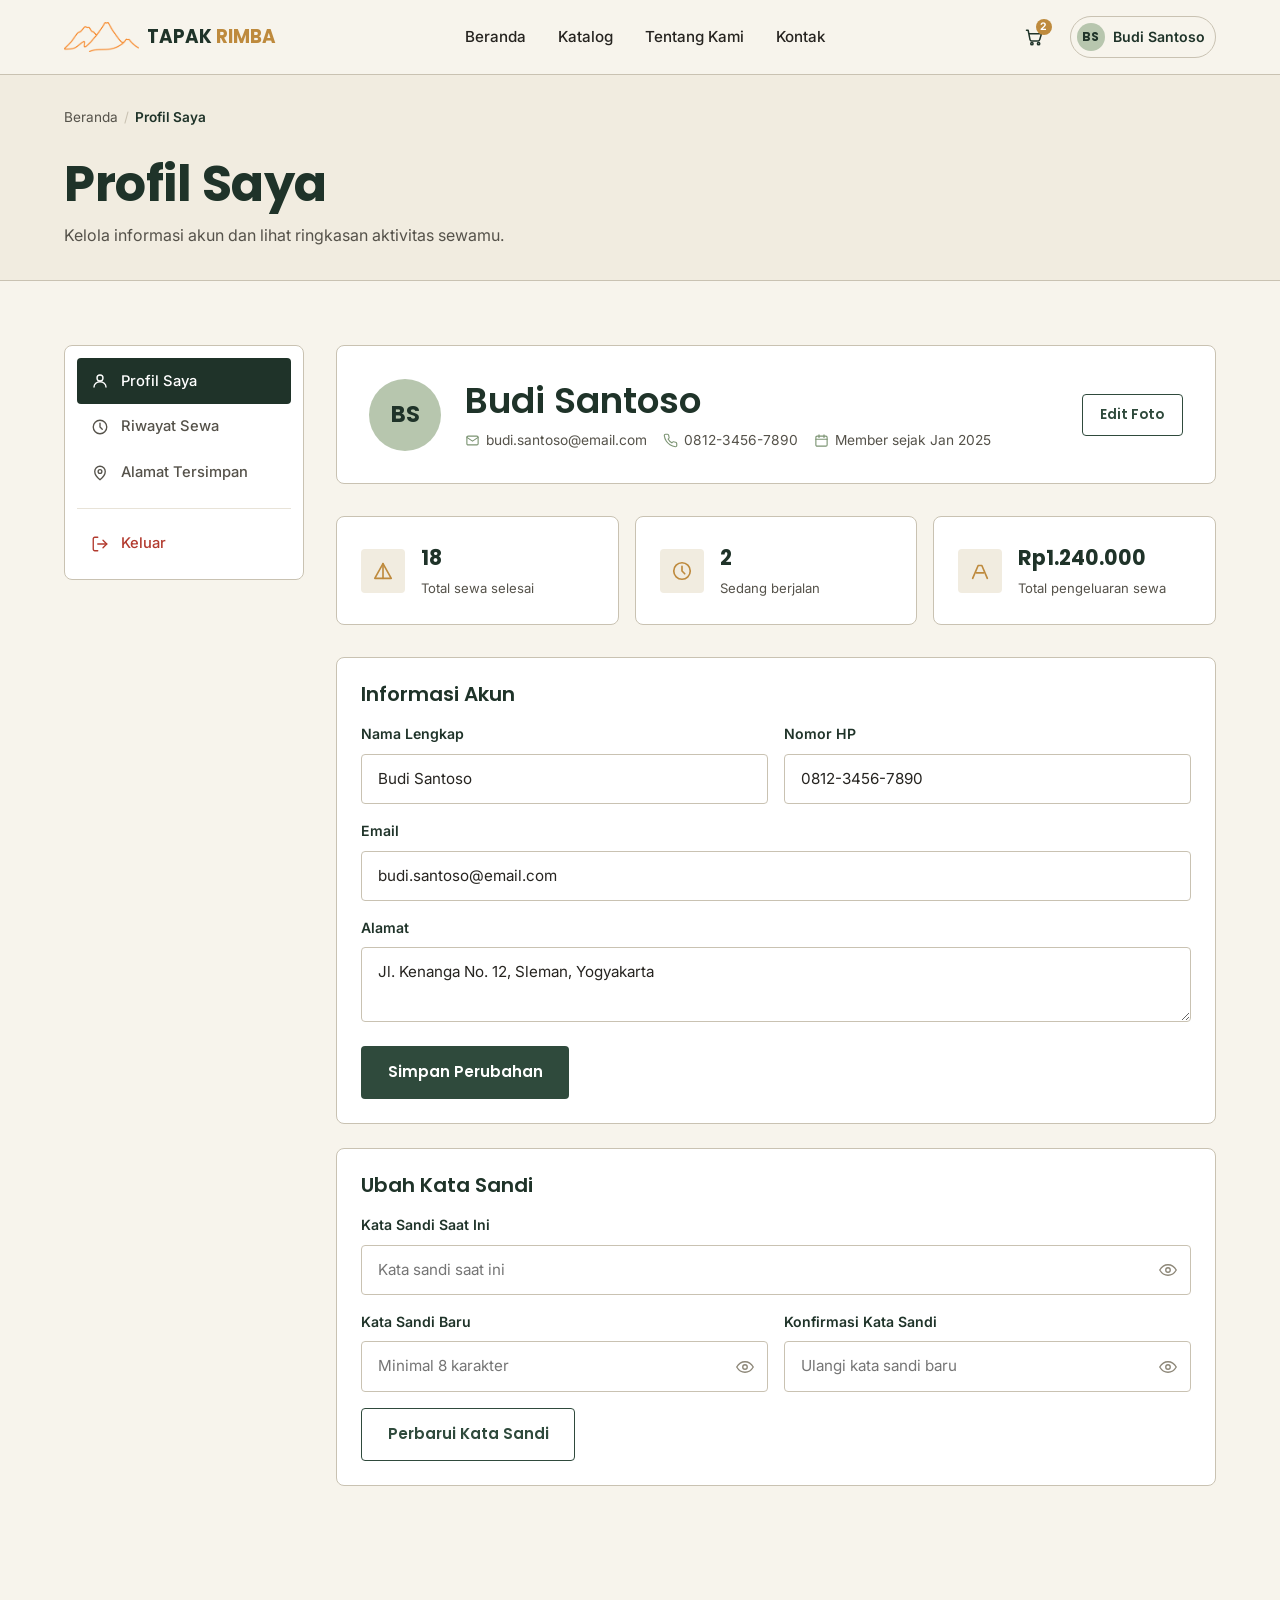
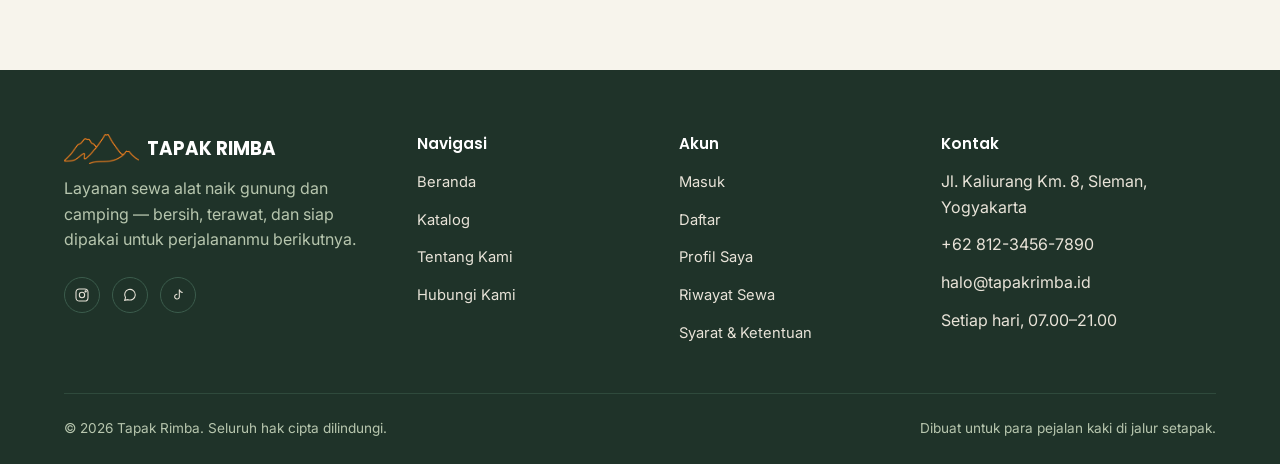
<file: dashboard.html>
<!DOCTYPE html>
<html lang="id">
<head>
<meta charset="UTF-8">
<meta name="viewport" content="width=device-width, initial-scale=1.0">
<title>Profil Saya — Tapak Rimba</title>
<meta name="description" content="Kelola informasi akun dan pantau aktivitas sewamu di Tapak Rimba.">

<link rel="preconnect" href="https://fonts.googleapis.com">
<link rel="preconnect" href="https://fonts.gstatic.com" crossorigin>
<link href="https://fonts.googleapis.com/css2?family=Inter:wght@400;500;600;700&family=Poppins:wght@600;700&display=swap" rel="stylesheet">

<link rel="stylesheet" href="style.css">
</head>
<body>

<!-- ================= NAVBAR (Sudah Login) ================= -->
<header class="navbar">
  <div class="container nav-inner">
    <a href="index.html" class="brand">
      <img class="brand-mark" src="logo.png" alt="Logo Tapak Rimba">
      <span class="brand-name">TAPAK <span>RIMBA</span></span>
    </a>

    <nav class="nav-links">
      <a href="index.html">Beranda</a>
      <a href="katalog.html">Katalog</a>
      <a href="about.html">Tentang Kami</a>
      <a href="contact.html">Kontak</a>
    </nav>

    <div class="nav-actions">
      <a href="keranjang.html" class="icon-btn" aria-label="Keranjang">
        <svg viewBox="0 0 24 24" fill="none" stroke-width="1.8" stroke-linecap="round" stroke-linejoin="round"><path d="M3 4h2l2.2 11.2a2 2 0 0 0 2 1.6h7.6a2 2 0 0 0 2-1.6L21 8H6"/><circle cx="9.5" cy="20" r="1.4"/><circle cx="17.5" cy="20" r="1.4"/></svg>
        <span class="cart-count">2</span>
      </a>
      <a href="dashboard.html" class="user-chip">
        <span class="avatar">BS</span>
        <span>Budi Santoso</span>
      </a>

      <button class="nav-toggle" aria-label="Buka menu" aria-expanded="false">
        <svg viewBox="0 0 24 24" fill="none" stroke-width="1.8" stroke-linecap="round"><path d="M3 6h18M3 12h18M3 18h18"/></svg>
      </button>
    </div>
  </div>
</header>

<!-- ================= PAGE HEADER ================= -->
<section class="page-header">
  <div class="container">
    <div class="breadcrumb">
      <a href="index.html">Beranda</a>
      <span class="sep">/</span>
      <span class="current">Profil Saya</span>
    </div>
    <h1>Profil Saya</h1>
    <p>Kelola informasi akun dan lihat ringkasan aktivitas sewamu.</p>
  </div>
</section>

<!-- ================= DASHBOARD ================= -->
<section class="section">
  <div class="container dashboard-layout">

    <!-- ===== SIDEBAR AKUN ===== -->
    <nav class="dashboard-nav">
      <a href="dashboard.html" class="active">
        <svg viewBox="0 0 24 24" fill="none" stroke-width="1.8" stroke-linecap="round" stroke-linejoin="round"><circle cx="12" cy="8" r="4"/><path d="M4 20c0-4 3.6-7 8-7s8 3 8 7"/></svg>
        Profil Saya
      </a>
      <a href="riwayat.html">
        <svg viewBox="0 0 24 24" fill="none" stroke-width="1.8" stroke-linecap="round" stroke-linejoin="round"><circle cx="12" cy="12" r="9"/><path d="M12 7v5l3 3"/></svg>
        Riwayat Sewa
      </a>
      <a href="#">
        <svg viewBox="0 0 24 24" fill="none" stroke-width="1.8" stroke-linecap="round" stroke-linejoin="round"><path d="M12 21s7-5.4 7-11a7 7 0 0 0-14 0c0 5.6 7 11 7 11z"/><circle cx="12" cy="10" r="2.5"/></svg>
        Alamat Tersimpan
      </a>
      <div class="nav-divider"></div>
      <a href="login.html" class="logout">
        <svg viewBox="0 0 24 24" fill="none" stroke-width="1.8" stroke-linecap="round" stroke-linejoin="round"><path d="M9 21H5a2 2 0 0 1-2-2V5a2 2 0 0 1 2-2h4"/><path d="M16 17l5-5-5-5"/><path d="M21 12H9"/></svg>
        Keluar
      </a>
    </nav>

    <!-- ===== KONTEN ===== -->
    <div>

      <div class="profile-header">
        <div class="avatar-lg">BS</div>
        <div>
          <h2>Budi Santoso</h2>
          <div class="profile-header-meta">
            <span>
              <svg viewBox="0 0 24 24" fill="none" stroke-width="1.8" stroke-linecap="round" stroke-linejoin="round"><rect x="3" y="5" width="18" height="14" rx="2"/><path d="m3 7 9 6 9-6"/></svg>
              budi.santoso@email.com
            </span>
            <span>
              <svg viewBox="0 0 24 24" fill="none" stroke-width="1.8" stroke-linecap="round" stroke-linejoin="round"><path d="M22 16.9v3a2 2 0 0 1-2.2 2 19.8 19.8 0 0 1-8.6-3.1 19.5 19.5 0 0 1-6-6A19.8 19.8 0 0 1 2.1 4.2 2 2 0 0 1 4.1 2h3a2 2 0 0 1 2 1.7c.1.9.3 1.8.6 2.7a2 2 0 0 1-.4 2.1L8.1 9.7a16 16 0 0 0 6 6l1.2-1.2a2 2 0 0 1 2.1-.4c.9.3 1.8.5 2.7.6a2 2 0 0 1 1.7 2.1z"/></svg>
              0812-3456-7890
            </span>
            <span>
              <svg viewBox="0 0 24 24" fill="none" stroke-width="1.8" stroke-linecap="round" stroke-linejoin="round"><rect x="3" y="5" width="18" height="16" rx="2"/><path d="M3 10h18M8 3v4M16 3v4"/></svg>
              Member sejak Jan 2025
            </span>
          </div>
        </div>
        <button type="button" class="btn btn-outline btn-sm">Edit Foto</button>
      </div>

      <div class="stat-cards">
        <div class="stat-card">
          <div class="stat-icon">
            <svg viewBox="0 0 24 24" fill="none" stroke-width="1.8" stroke-linecap="round" stroke-linejoin="round"><path d="M12 4l9 16H3z"/><path d="M12 4v16"/></svg>
          </div>
          <div>
            <strong>18</strong>
            <span>Total sewa selesai</span>
          </div>
        </div>
        <div class="stat-card">
          <div class="stat-icon">
            <svg viewBox="0 0 24 24" fill="none" stroke-width="1.8" stroke-linecap="round" stroke-linejoin="round"><circle cx="12" cy="12" r="9"/><path d="M12 7v5l3 3"/></svg>
          </div>
          <div>
            <strong>2</strong>
            <span>Sedang berjalan</span>
          </div>
        </div>
        <div class="stat-card">
          <div class="stat-icon">
            <svg viewBox="0 0 24 24" fill="none" stroke-width="1.8" stroke-linecap="round" stroke-linejoin="round"><path d="M4 20l6-14h4l6 14"/><path d="M8 14h8"/></svg>
          </div>
          <div>
            <strong>Rp1.240.000</strong>
            <span>Total pengeluaran sewa</span>
          </div>
        </div>
      </div>

      <div class="checkout-card">
        <h3>Informasi Akun</h3>
        <form onsubmit="return false;">
          <div class="form-row">
            <div class="form-group">
              <label for="p-nama">Nama Lengkap</label>
              <input type="text" id="p-nama" class="form-control" value="Budi Santoso">
            </div>
            <div class="form-group">
              <label for="p-hp">Nomor HP</label>
              <input type="tel" id="p-hp" class="form-control" value="0812-3456-7890">
            </div>
          </div>
          <div class="form-group">
            <label for="p-email">Email</label>
            <input type="email" id="p-email" class="form-control" value="budi.santoso@email.com">
          </div>
          <div class="form-group">
            <label for="p-alamat">Alamat</label>
            <textarea id="p-alamat" class="form-control" rows="2">Jl. Kenanga No. 12, Sleman, Yogyakarta</textarea>
          </div>
          <button type="submit" class="btn btn-primary">Simpan Perubahan</button>
        </form>
      </div>

      <div class="checkout-card">
        <h3>Ubah Kata Sandi</h3>
        <form onsubmit="return false;">
          <div class="form-group">
            <label for="p-pass-lama">Kata Sandi Saat Ini</label>
            <div class="password-field">
              <input type="password" id="p-pass-lama" class="form-control" placeholder="Kata sandi saat ini">
              <button type="button" class="password-toggle" aria-label="Tampilkan kata sandi">
                <svg viewBox="0 0 24 24" fill="none" stroke-width="1.8" stroke-linecap="round" stroke-linejoin="round"><path d="M1 12s4-7 11-7 11 7 11 7-4 7-11 7-11-7-11-7z"/><circle cx="12" cy="12" r="3"/></svg>
              </button>
            </div>
          </div>
          <div class="form-row">
            <div class="form-group">
              <label for="p-pass-baru">Kata Sandi Baru</label>
              <div class="password-field">
                <input type="password" id="p-pass-baru" class="form-control" placeholder="Minimal 8 karakter">
                <button type="button" class="password-toggle" aria-label="Tampilkan kata sandi">
                  <svg viewBox="0 0 24 24" fill="none" stroke-width="1.8" stroke-linecap="round" stroke-linejoin="round"><path d="M1 12s4-7 11-7 11 7 11 7-4 7-11 7-11-7-11-7z"/><circle cx="12" cy="12" r="3"/></svg>
                </button>
              </div>
            </div>
            <div class="form-group">
              <label for="p-pass-konfirmasi">Konfirmasi Kata Sandi</label>
              <div class="password-field">
                <input type="password" id="p-pass-konfirmasi" class="form-control" placeholder="Ulangi kata sandi baru">
                <button type="button" class="password-toggle" aria-label="Tampilkan kata sandi">
                  <svg viewBox="0 0 24 24" fill="none" stroke-width="1.8" stroke-linecap="round" stroke-linejoin="round"><path d="M1 12s4-7 11-7 11 7 11 7-4 7-11 7-11-7-11-7z"/><circle cx="12" cy="12" r="3"/></svg>
                </button>
              </div>
            </div>
          </div>
          <button type="submit" class="btn btn-outline">Perbarui Kata Sandi</button>
        </form>
      </div>

    </div>
  </div>
</section>

<!-- ================= FOOTER ================= -->
<footer class="site-footer">
  <div class="container">
    <div class="footer-grid">
      <div class="footer-brand">
        <a href="index.html" class="brand">
          <img class="brand-mark" src="logo.png" alt="Logo Tapak Rimba">
          <span class="brand-name">TAPAK RIMBA</span>
        </a>
        <p>Layanan sewa alat naik gunung dan camping — bersih, terawat, dan siap dipakai untuk perjalananmu berikutnya.</p>
        <div class="footer-social">
          <a href="#" aria-label="Instagram"><svg viewBox="0 0 24 24" fill="none" stroke-width="1.6"><rect x="3" y="3" width="18" height="18" rx="5"/><circle cx="12" cy="12" r="4"/><circle cx="17.5" cy="6.5" r="1"/></svg></a>
          <a href="#" aria-label="WhatsApp"><svg viewBox="0 0 24 24" fill="none" stroke-width="1.6"><path d="M4 20l1.3-4A8 8 0 1 1 9 19l-5 1z"/></svg></a>
          <a href="#" aria-label="TikTok"><svg viewBox="0 0 24 24" fill="none" stroke-width="1.6"><path d="M14 4v10.5a3.5 3.5 0 1 1-3-3.46"/><path d="M14 4c.5 2.5 2 4 5 4.3"/></svg></a>
        </div>
      </div>

      <div class="footer-col">
        <h4>Navigasi</h4>
        <ul>
          <li><a href="index.html">Beranda</a></li>
          <li><a href="katalog.html">Katalog</a></li>
          <li><a href="about.html">Tentang Kami</a></li>
          <li><a href="contact.html">Hubungi Kami</a></li>
        </ul>
      </div>

      <div class="footer-col">
        <h4>Akun</h4>
        <ul>
          <li><a href="login.html">Masuk</a></li>
          <li><a href="register.html">Daftar</a></li>
          <li><a href="dashboard.html">Profil Saya</a></li>
          <li><a href="riwayat.html">Riwayat Sewa</a></li>
          <li><a href="syarat.html">Syarat &amp; Ketentuan</a></li>
        </ul>
      </div>

      <div class="footer-col">
        <h4>Kontak</h4>
        <ul>
          <li>Jl. Kaliurang Km. 8, Sleman, Yogyakarta</li>
          <li>+62 812-3456-7890</li>
          <li>halo@tapakrimba.id</li>
          <li>Setiap hari, 07.00–21.00</li>
        </ul>
      </div>
    </div>

    <div class="footer-bottom">
      <span>© <span id="current-year">2026</span> Tapak Rimba. Seluruh hak cipta dilindungi.</span>
      <span>Dibuat untuk para pejalan kaki di jalur setapak.</span>
    </div>
  </div>
</footer>

<script src="main.js"></script>
</body>
</html>
</file>
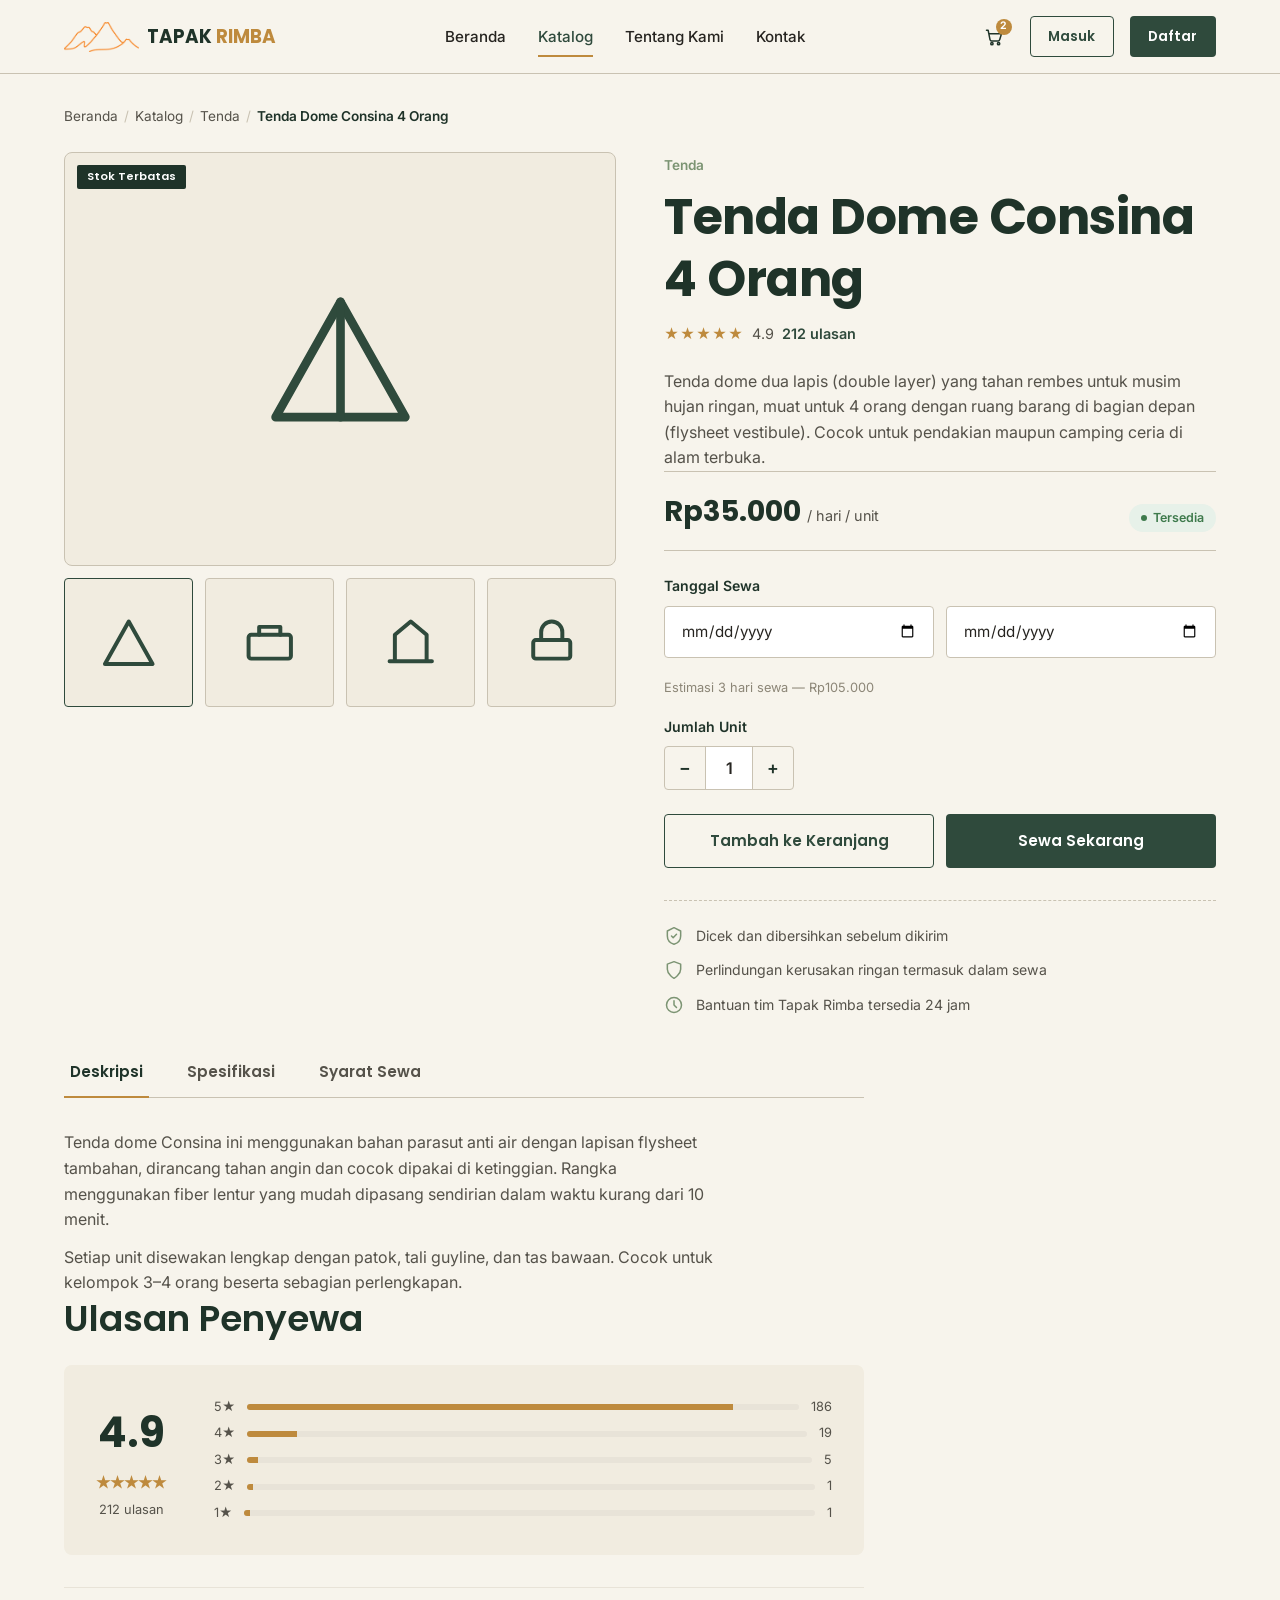
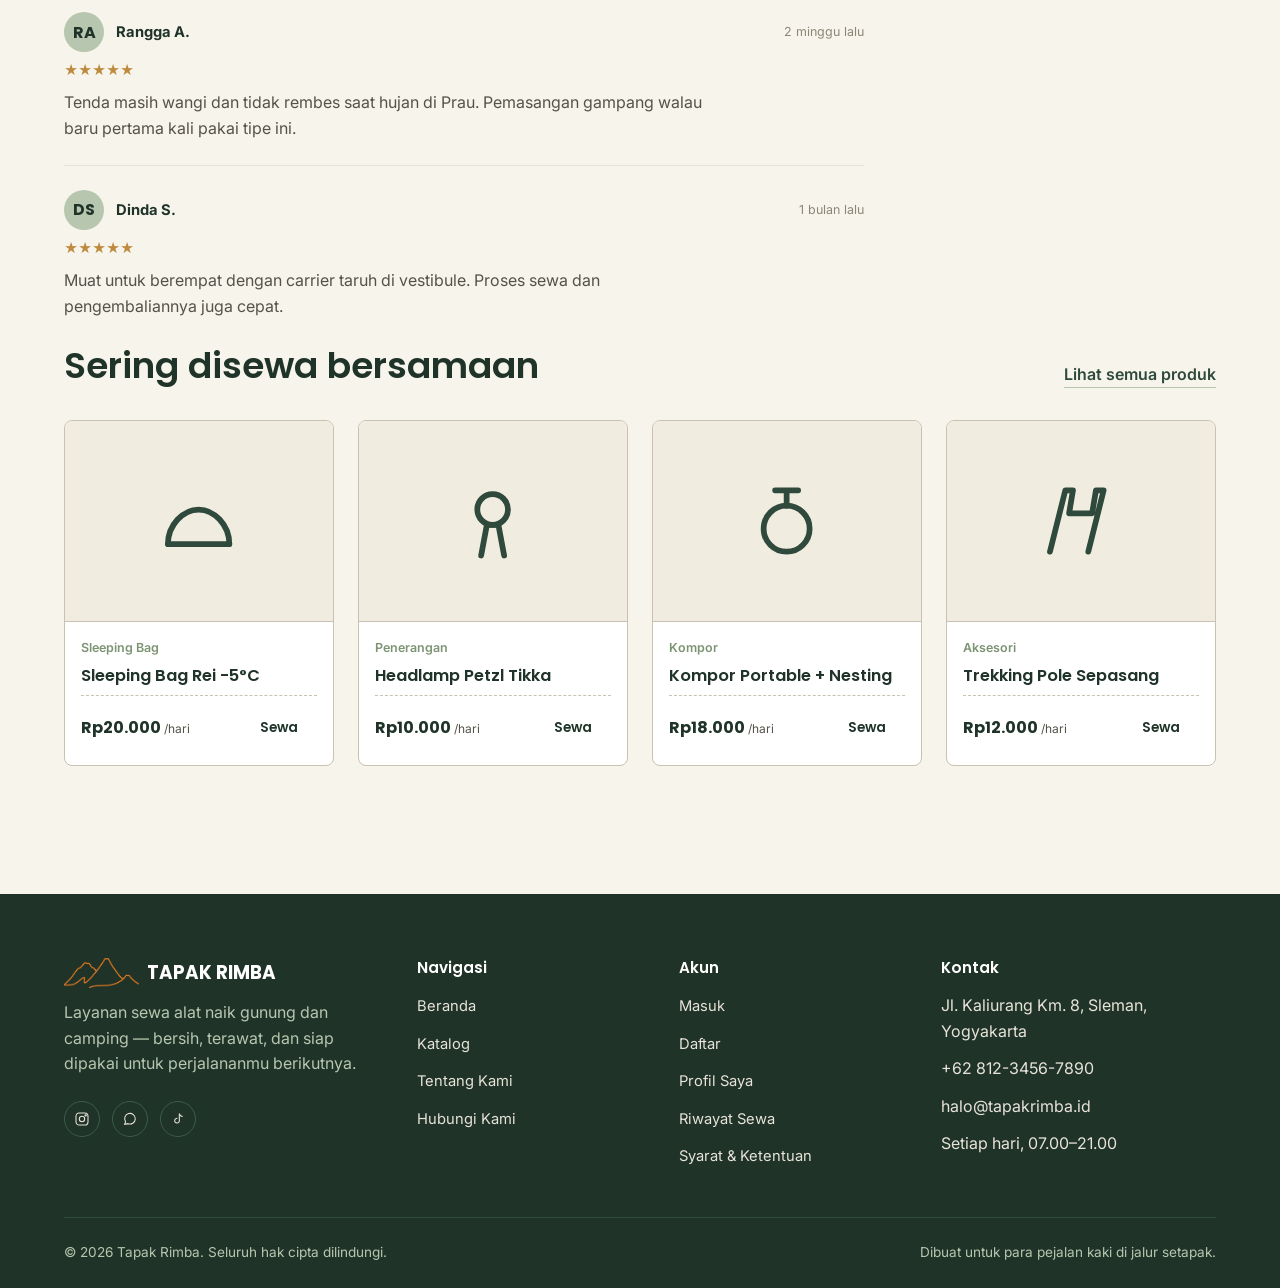
<file: detail-produk.html>
<!DOCTYPE html>
<html lang="id">
<head>
<meta charset="UTF-8">
<meta name="viewport" content="width=device-width, initial-scale=1.0">
<title>Tenda Dome Consina 4 Orang — Tapak Rimba</title>
<meta name="description" content="Sewa Tenda Dome Consina 4 Orang. Bersih, sudah dicek kelengkapan, siap kirim ke basecamp tujuanmu.">

<link rel="preconnect" href="https://fonts.googleapis.com">
<link rel="preconnect" href="https://fonts.gstatic.com" crossorigin>
<link href="https://fonts.googleapis.com/css2?family=Inter:wght@400;500;600;700&family=Poppins:wght@600;700&display=swap" rel="stylesheet">

<link rel="stylesheet" href="style.css">
</head>
<body>

<!-- ================= NAVBAR ================= -->
<header class="navbar">
  <div class="container nav-inner">
    <a href="index.html" class="brand">
      <img class="brand-mark" src="logo.png" alt="Logo Tapak Rimba">
      <span class="brand-name">TAPAK <span>RIMBA</span></span>
    </a>

    <nav class="nav-links">
      <a href="index.html">Beranda</a>
      <a href="katalog.html" class="active">Katalog</a>
      <a href="about.html">Tentang Kami</a>
      <a href="contact.html">Kontak</a>
    </nav>

    <div class="nav-actions">
      <a href="keranjang.html" class="icon-btn" aria-label="Keranjang">
        <svg viewBox="0 0 24 24" fill="none" stroke-width="1.8" stroke-linecap="round" stroke-linejoin="round"><path d="M3 4h2l2.2 11.2a2 2 0 0 0 2 1.6h7.6a2 2 0 0 0 2-1.6L21 8H6"/><circle cx="9.5" cy="20" r="1.4"/><circle cx="17.5" cy="20" r="1.4"/></svg>
        <span class="cart-count">2</span>
      </a>
      <a href="login.html" class="btn btn-outline btn-sm">Masuk</a>
      <a href="register.html" class="btn btn-primary btn-sm">Daftar</a>

      <button class="nav-toggle" aria-label="Buka menu" aria-expanded="false">
        <svg viewBox="0 0 24 24" fill="none" stroke-width="1.8" stroke-linecap="round"><path d="M3 6h18M3 12h18M3 18h18"/></svg>
      </button>
    </div>
  </div>
</header>

<!-- ================= DETAIL PRODUK ================= -->
<section class="section section-tight">
  <div class="container">

    <div class="breadcrumb">
      <a href="index.html">Beranda</a>
      <span class="sep">/</span>
      <a href="katalog.html">Katalog</a>
      <span class="sep">/</span>
      <a href="katalog.html">Tenda</a>
      <span class="sep">/</span>
      <span class="current">Tenda Dome Consina 4 Orang</span>
    </div>

    <div class="product-detail-grid">

      <!-- GALERI -->
      <div>
        <div class="gallery-main">
          <span class="product-tag">Stok Terbatas</span>
          <svg viewBox="0 0 24 24" fill="none" stroke-width="1.2" stroke-linecap="round" stroke-linejoin="round"><path d="M12 4l9 16H3z"/><path d="M12 4v16"/></svg>
        </div>
        <div class="gallery-thumbs">
          <div class="gallery-thumb active"><svg viewBox="0 0 24 24" fill="none" stroke-width="1.5" stroke-linecap="round" stroke-linejoin="round"><path d="M12 4l9 16H3z"/></svg></div>
          <div class="gallery-thumb"><svg viewBox="0 0 24 24" fill="none" stroke-width="1.5" stroke-linecap="round" stroke-linejoin="round"><rect x="4" y="9" width="16" height="9" rx="1"/><path d="M8 9V6h8v3"/></svg></div>
          <div class="gallery-thumb"><svg viewBox="0 0 24 24" fill="none" stroke-width="1.5" stroke-linecap="round" stroke-linejoin="round"><path d="M4 19h16M6 19V9l6-5 6 5v10"/></svg></div>
          <div class="gallery-thumb"><svg viewBox="0 0 24 24" fill="none" stroke-width="1.5" stroke-linecap="round" stroke-linejoin="round"><rect x="5" y="11" width="14" height="7" rx="1"/><path d="M8 11V8a4 4 0 0 1 8 0v3"/></svg></div>
        </div>
      </div>

      <!-- INFO -->
      <div class="product-info-panel">
        <span class="product-category">Tenda</span>
        <h1>Tenda Dome Consina 4 Orang</h1>

        <div class="rating-summary-inline">
          <span class="stars">★★★★★</span>
          <span>4.9</span>
          <a href="#ulasan">212 ulasan</a>
        </div>

        <p>Tenda dome dua lapis (double layer) yang tahan rembes untuk musim hujan ringan, muat untuk 4 orang dengan ruang barang di bagian depan (flysheet vestibule). Cocok untuk pendakian maupun camping ceria di alam terbuka.</p>

        <div class="price-block">
          <span class="amount">Rp35.000</span>
          <span class="unit">/ hari / unit</span>
          <span class="badge badge-aktif" style="margin-left:auto;">Tersedia</span>
        </div>

        <div class="form-group">
          <label>Tanggal Sewa</label>
          <div class="rental-dates">
            <input type="date" class="form-control" aria-label="Tanggal ambil">
            <input type="date" class="form-control" aria-label="Tanggal kembali">
          </div>
          <span class="form-hint">Estimasi 3 hari sewa — Rp105.000</span>
        </div>

        <div class="form-group">
          <label>Jumlah Unit</label>
          <div class="qty-stepper">
            <button type="button" class="qty-minus" aria-label="Kurangi jumlah">−</button>
            <input type="text" value="1" inputmode="numeric" aria-label="Jumlah unit">
            <button type="button" class="qty-plus" aria-label="Tambah jumlah">+</button>
          </div>
        </div>

        <div class="detail-actions">
          <a href="keranjang.html" class="btn btn-outline">Tambah ke Keranjang</a>
          <a href="checkout.html" class="btn btn-primary">Sewa Sekarang</a>
        </div>

        <div class="trust-row">
          <div class="trust-item">
            <svg viewBox="0 0 24 24" fill="none" stroke-width="1.8" stroke-linecap="round" stroke-linejoin="round"><path d="M12 2l8 4v6c0 5-3.5 8.5-8 10-4.5-1.5-8-5-8-10V6z"/><path d="M9 12l2 2 4-4"/></svg>
            <span>Dicek dan dibersihkan sebelum dikirim</span>
          </div>
          <div class="trust-item">
            <svg viewBox="0 0 24 24" fill="none" stroke-width="1.8" stroke-linecap="round" stroke-linejoin="round"><path d="M12 22s8-4.5 8-11V5l-8-3-8 3v6c0 6.5 8 11 8 11z"/></svg>
            <span>Perlindungan kerusakan ringan termasuk dalam sewa</span>
          </div>
          <div class="trust-item">
            <svg viewBox="0 0 24 24" fill="none" stroke-width="1.8" stroke-linecap="round" stroke-linejoin="round"><circle cx="12" cy="12" r="9"/><path d="M12 7v5l3 3"/></svg>
            <span>Bantuan tim Tapak Rimba tersedia 24 jam</span>
          </div>
        </div>
      </div>
    </div>

    <!-- TABS -->
    <div class="mt-6" style="max-width:800px;">
      <div class="tab-buttons">
        <button class="tab-btn active" data-tab="tab-deskripsi">Deskripsi</button>
        <button class="tab-btn" data-tab="tab-spesifikasi">Spesifikasi</button>
        <button class="tab-btn" data-tab="tab-syarat">Syarat Sewa</button>
      </div>

      <div id="tab-deskripsi" class="tab-panel">
        <p>Tenda dome Consina ini menggunakan bahan parasut anti air dengan lapisan flysheet tambahan, dirancang tahan angin dan cocok dipakai di ketinggian. Rangka menggunakan fiber lentur yang mudah dipasang sendirian dalam waktu kurang dari 10 menit.</p>
        <p class="mt-3">Setiap unit disewakan lengkap dengan patok, tali guyline, dan tas bawaan. Cocok untuk kelompok 3–4 orang beserta sebagian perlengkapan.</p>
      </div>

      <div id="tab-spesifikasi" class="tab-panel" hidden>
        <dl class="spec-list">
          <dt>Kapasitas</dt><dd>4 Orang</dd>
          <dt>Berat</dt><dd>3.2 kg</dd>
          <dt>Bahan Outer</dt><dd>Parasut Silver Coating</dd>
          <dt>Lapisan</dt><dd>Double Layer (Flysheet + Inner)</dd>
          <dt>Rangka</dt><dd>Fiberglass 8.5mm</dd>
          <dt>Kelengkapan</dt><dd>Patok, Guyline, Tas Bawaan</dd>
        </dl>
      </div>

      <div id="tab-syarat" class="tab-panel" hidden>
        <p>Penyewa wajib mengembalikan alat dalam kondisi bersih dan lengkap sesuai saat diterima. Kerusakan di luar pemakaian wajar akan dikenakan biaya penggantian sesuai <a href="syarat.html" class="link-inline">Syarat &amp; Ketentuan</a> yang berlaku.</p>
      </div>
    </div>

    <!-- ULASAN -->
    <div id="ulasan" class="mt-7" style="max-width:800px;">
      <h2 class="mb-5">Ulasan Penyewa</h2>

      <div class="review-summary">
        <div class="big-score">
          4.9
          <span class="stars">★★★★★</span>
          <span class="total">212 ulasan</span>
        </div>
        <div class="rating-bars">
          <div class="rating-bar-row"><span>5★</span><div class="bar-track"><div class="bar-fill" style="width:88%"></div></div><span>186</span></div>
          <div class="rating-bar-row"><span>4★</span><div class="bar-track"><div class="bar-fill" style="width:9%"></div></div><span>19</span></div>
          <div class="rating-bar-row"><span>3★</span><div class="bar-track"><div class="bar-fill" style="width:2%"></div></div><span>5</span></div>
          <div class="rating-bar-row"><span>2★</span><div class="bar-track"><div class="bar-fill" style="width:1%"></div></div><span>1</span></div>
          <div class="rating-bar-row"><span>1★</span><div class="bar-track"><div class="bar-fill" style="width:1%"></div></div><span>1</span></div>
        </div>
      </div>

      <div class="review-item">
        <div class="review-head">
          <div class="testimonial-avatar">RA</div>
          <strong>Rangga A.</strong>
          <span class="review-date">2 minggu lalu</span>
        </div>
        <span class="stars">★★★★★</span>
        <p>Tenda masih wangi dan tidak rembes saat hujan di Prau. Pemasangan gampang walau baru pertama kali pakai tipe ini.</p>
      </div>

      <div class="review-item">
        <div class="review-head">
          <div class="testimonial-avatar">DS</div>
          <strong>Dinda S.</strong>
          <span class="review-date">1 bulan lalu</span>
        </div>
        <span class="stars">★★★★★</span>
        <p>Muat untuk berempat dengan carrier taruh di vestibule. Proses sewa dan pengembaliannya juga cepat.</p>
      </div>
    </div>

    <!-- PRODUK TERKAIT -->
    <div class="mt-8">
      <div class="section-header">
        <h2>Sering disewa bersamaan</h2>
        <a href="katalog.html" class="link-inline">Lihat semua produk</a>
      </div>
      <div class="products-grid">
        <a href="detail-produk.html" class="card product-card">
          <div class="product-thumb">
            <svg viewBox="0 0 24 24" fill="none" stroke-width="1.5" stroke-linecap="round" stroke-linejoin="round"><path d="M4 18c0-5 4-9 8-9s8 4 8 9"/><path d="M4 18h16"/></svg>
          </div>
          <div class="product-body">
            <span class="product-category">Sleeping Bag</span>
            <h3 class="product-title">Sleeping Bag Rei -5°C</h3>
            <div class="product-footer">
              <span class="product-price">Rp20.000 <small>/hari</small></span>
              <span class="btn btn-ghost btn-sm">Sewa</span>
            </div>
          </div>
        </a>
        <a href="detail-produk.html" class="card product-card">
          <div class="product-thumb">
            <svg viewBox="0 0 24 24" fill="none" stroke-width="1.5" stroke-linecap="round" stroke-linejoin="round"><circle cx="12" cy="9" r="4"/><path d="M9 21l1.5-8h3L15 21"/></svg>
          </div>
          <div class="product-body">
            <span class="product-category">Penerangan</span>
            <h3 class="product-title">Headlamp Petzl Tikka</h3>
            <div class="product-footer">
              <span class="product-price">Rp10.000 <small>/hari</small></span>
              <span class="btn btn-ghost btn-sm">Sewa</span>
            </div>
          </div>
        </a>
        <a href="detail-produk.html" class="card product-card">
          <div class="product-thumb">
            <svg viewBox="0 0 24 24" fill="none" stroke-width="1.5" stroke-linecap="round" stroke-linejoin="round"><circle cx="12" cy="14" r="6"/><path d="M9 4h6M12 4v4"/></svg>
          </div>
          <div class="product-body">
            <span class="product-category">Kompor</span>
            <h3 class="product-title">Kompor Portable + Nesting</h3>
            <div class="product-footer">
              <span class="product-price">Rp18.000 <small>/hari</small></span>
              <span class="btn btn-ghost btn-sm">Sewa</span>
            </div>
          </div>
        </a>
        <a href="detail-produk.html" class="card product-card">
          <div class="product-thumb">
            <svg viewBox="0 0 24 24" fill="none" stroke-width="1.5" stroke-linecap="round" stroke-linejoin="round"><path d="M4 20l4-16h2l-1 6h6l1-6h2l-4 16"/></svg>
          </div>
          <div class="product-body">
            <span class="product-category">Aksesori</span>
            <h3 class="product-title">Trekking Pole Sepasang</h3>
            <div class="product-footer">
              <span class="product-price">Rp12.000 <small>/hari</small></span>
              <span class="btn btn-ghost btn-sm">Sewa</span>
            </div>
          </div>
        </a>
      </div>
    </div>

  </div>
</section>

<!-- ================= FOOTER ================= -->
<footer class="site-footer">
  <div class="container">
    <div class="footer-grid">
      <div class="footer-brand">
        <a href="index.html" class="brand">
          <img class="brand-mark" src="logo.png" alt="Logo Tapak Rimba">
          <span class="brand-name">TAPAK RIMBA</span>
        </a>
        <p>Layanan sewa alat naik gunung dan camping — bersih, terawat, dan siap dipakai untuk perjalananmu berikutnya.</p>
        <div class="footer-social">
          <a href="#" aria-label="Instagram"><svg viewBox="0 0 24 24" fill="none" stroke-width="1.6"><rect x="3" y="3" width="18" height="18" rx="5"/><circle cx="12" cy="12" r="4"/><circle cx="17.5" cy="6.5" r="1"/></svg></a>
          <a href="#" aria-label="WhatsApp"><svg viewBox="0 0 24 24" fill="none" stroke-width="1.6"><path d="M4 20l1.3-4A8 8 0 1 1 9 19l-5 1z"/></svg></a>
          <a href="#" aria-label="TikTok"><svg viewBox="0 0 24 24" fill="none" stroke-width="1.6"><path d="M14 4v10.5a3.5 3.5 0 1 1-3-3.46"/><path d="M14 4c.5 2.5 2 4 5 4.3"/></svg></a>
        </div>
      </div>

      <div class="footer-col">
        <h4>Navigasi</h4>
        <ul>
          <li><a href="index.html">Beranda</a></li>
          <li><a href="katalog.html">Katalog</a></li>
          <li><a href="about.html">Tentang Kami</a></li>
          <li><a href="contact.html">Hubungi Kami</a></li>
        </ul>
      </div>

      <div class="footer-col">
        <h4>Akun</h4>
        <ul>
          <li><a href="login.html">Masuk</a></li>
          <li><a href="register.html">Daftar</a></li>
          <li><a href="dashboard.html">Profil Saya</a></li>
          <li><a href="riwayat.html">Riwayat Sewa</a></li>
          <li><a href="syarat.html">Syarat &amp; Ketentuan</a></li>
        </ul>
      </div>

      <div class="footer-col">
        <h4>Kontak</h4>
        <ul>
          <li>Jl. Kaliurang Km. 8, Sleman, Yogyakarta</li>
          <li>+62 812-3456-7890</li>
          <li>halo@tapakrimba.id</li>
          <li>Setiap hari, 07.00–21.00</li>
        </ul>
      </div>
    </div>

    <div class="footer-bottom">
      <span>© <span id="current-year">2026</span> Tapak Rimba. Seluruh hak cipta dilindungi.</span>
      <span>Dibuat untuk para pejalan kaki di jalur setapak.</span>
    </div>
  </div>
</footer>

<script src="main.js"></script>
</body>
</html>
</file>
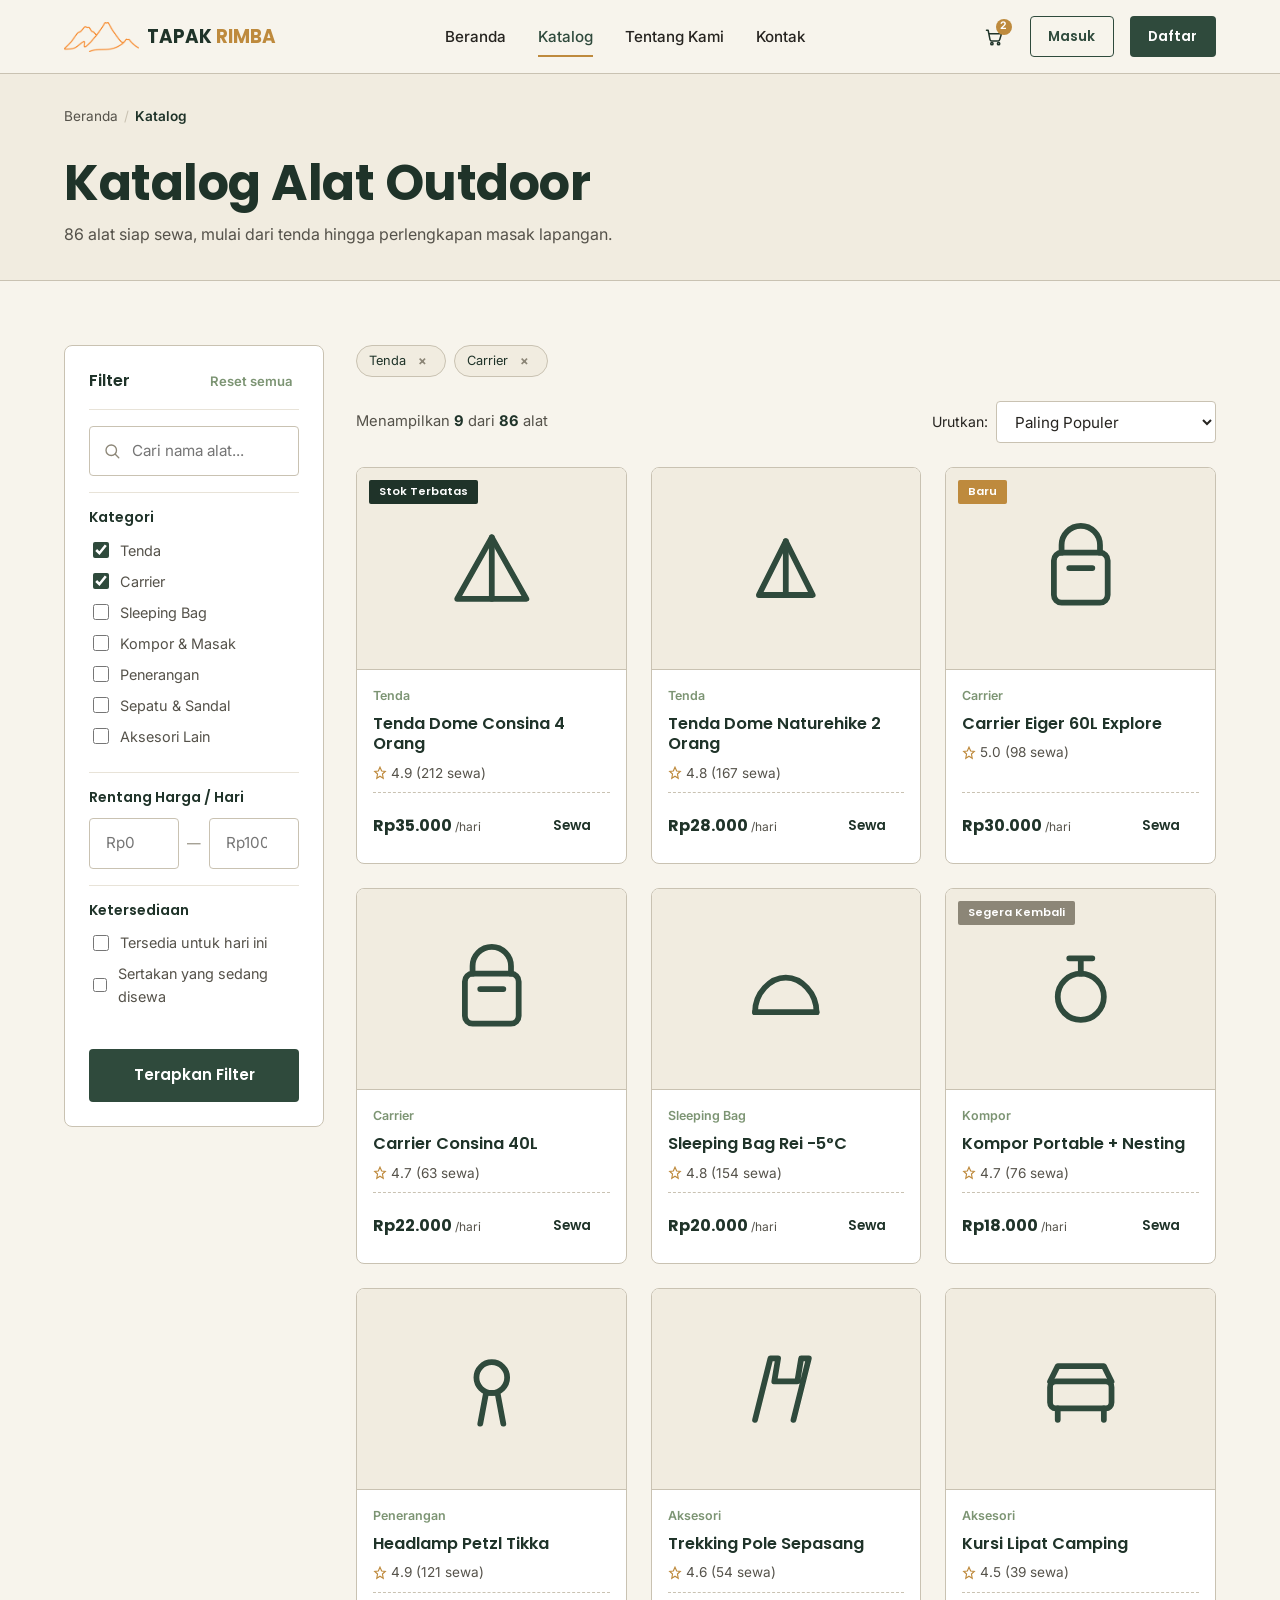
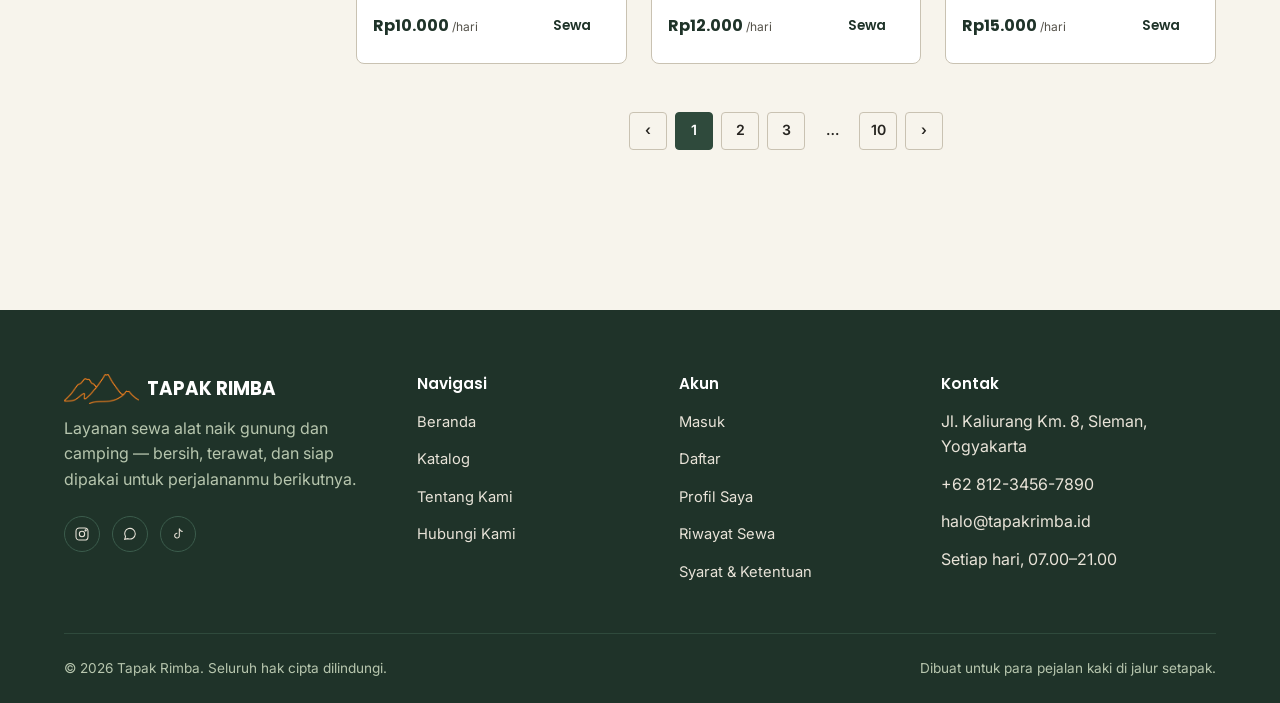
<file: katalog.html>
<!DOCTYPE html>
<html lang="id">
<head>
<meta charset="UTF-8">
<meta name="viewport" content="width=device-width, initial-scale=1.0">
<title>Katalog Alat Outdoor — Tapak Rimba</title>
<meta name="description" content="Jelajahi katalog alat naik gunung dan camping: tenda, carrier, sleeping bag, kompor, penerangan, dan perlengkapan lainnya.">

<link rel="preconnect" href="https://fonts.googleapis.com">
<link rel="preconnect" href="https://fonts.gstatic.com" crossorigin>
<link href="https://fonts.googleapis.com/css2?family=Inter:wght@400;500;600;700&family=Poppins:wght@600;700&display=swap" rel="stylesheet">

<link rel="stylesheet" href="style.css">
</head>
<body>

<!-- ================= NAVBAR ================= -->
<header class="navbar">
  <div class="container nav-inner">
    <a href="index.html" class="brand">
      <img class="brand-mark" src="logo.png" alt="Logo Tapak Rimba">
      <span class="brand-name">TAPAK <span>RIMBA</span></span>
    </a>

    <nav class="nav-links">
      <a href="index.html">Beranda</a>
      <a href="katalog.html" class="active">Katalog</a>
      <a href="about.html">Tentang Kami</a>
      <a href="contact.html">Kontak</a>
    </nav>

    <div class="nav-actions">
      <a href="keranjang.html" class="icon-btn" aria-label="Keranjang">
        <svg viewBox="0 0 24 24" fill="none" stroke-width="1.8" stroke-linecap="round" stroke-linejoin="round"><path d="M3 4h2l2.2 11.2a2 2 0 0 0 2 1.6h7.6a2 2 0 0 0 2-1.6L21 8H6"/><circle cx="9.5" cy="20" r="1.4"/><circle cx="17.5" cy="20" r="1.4"/></svg>
        <span class="cart-count">2</span>
      </a>
      <a href="login.html" class="btn btn-outline btn-sm">Masuk</a>
      <a href="register.html" class="btn btn-primary btn-sm">Daftar</a>

      <button class="nav-toggle" aria-label="Buka menu" aria-expanded="false">
        <svg viewBox="0 0 24 24" fill="none" stroke-width="1.8" stroke-linecap="round"><path d="M3 6h18M3 12h18M3 18h18"/></svg>
      </button>
    </div>
  </div>
</header>

<!-- ================= PAGE HEADER ================= -->
<section class="page-header">
  <div class="container">
    <div class="breadcrumb">
      <a href="index.html">Beranda</a>
      <span class="sep">/</span>
      <span class="current">Katalog</span>
    </div>
    <h1>Katalog Alat Outdoor</h1>
    <p>86 alat siap sewa, mulai dari tenda hingga perlengkapan masak lapangan.</p>
  </div>
</section>

<!-- ================= KATALOG ================= -->
<section class="section">
  <div class="container catalog-layout">

    <!-- ===== FILTER SIDEBAR ===== -->
    <aside class="filter-panel">
      <div class="filter-title">
        <h3>Filter</h3>
        <button type="button">Reset semua</button>
      </div>

      <div class="filter-group">
        <label for="search-alat" class="visually-hidden">Cari alat</label>
        <div class="search-bar">
          <svg viewBox="0 0 24 24" fill="none" stroke-width="1.8" stroke-linecap="round"><circle cx="11" cy="11" r="7"/><path d="M21 21l-4.3-4.3"/></svg>
          <input type="text" id="search-alat" class="form-control" placeholder="Cari nama alat...">
        </div>
      </div>

      <div class="filter-group">
        <h4>Kategori</h4>
        <label class="form-check"><input type="checkbox" checked> <span>Tenda</span></label>
        <label class="form-check"><input type="checkbox" checked> <span>Carrier</span></label>
        <label class="form-check"><input type="checkbox"> <span>Sleeping Bag</span></label>
        <label class="form-check"><input type="checkbox"> <span>Kompor &amp; Masak</span></label>
        <label class="form-check"><input type="checkbox"> <span>Penerangan</span></label>
        <label class="form-check"><input type="checkbox"> <span>Sepatu &amp; Sandal</span></label>
        <label class="form-check"><input type="checkbox"> <span>Aksesori Lain</span></label>
      </div>

      <div class="filter-group">
        <h4>Rentang Harga / Hari</h4>
        <div class="price-range">
          <input type="number" class="form-control" placeholder="Rp0" aria-label="Harga minimum">
          <span>—</span>
          <input type="number" class="form-control" placeholder="Rp100rb" aria-label="Harga maksimum">
        </div>
      </div>

      <div class="filter-group">
        <h4>Ketersediaan</h4>
        <label class="form-check"><input type="checkbox"> <span>Tersedia untuk hari ini</span></label>
        <label class="form-check"><input type="checkbox"> <span>Sertakan yang sedang disewa</span></label>
      </div>

      <button type="button" class="btn btn-primary btn-block mt-4">Terapkan Filter</button>
    </aside>

    <!-- ===== HASIL KATALOG ===== -->
    <div>
      <div class="active-filters">
        <span class="filter-chip">Tenda <button aria-label="Hapus filter Tenda">×</button></span>
        <span class="filter-chip">Carrier <button aria-label="Hapus filter Carrier">×</button></span>
      </div>

      <div class="catalog-toolbar">
        <span class="result-count">Menampilkan <strong>9</strong> dari <strong>86</strong> alat</span>
        <div class="sort-control">
          <label for="sort" class="visually-hidden">Urutkan</label>
          <span>Urutkan:</span>
          <select id="sort" class="form-control">
            <option>Paling Populer</option>
            <option>Harga Terendah</option>
            <option>Harga Tertinggi</option>
            <option>Terbaru Ditambahkan</option>
          </select>
        </div>
      </div>

      <div class="products-grid products-grid--catalog">

        <a href="detail-produk.html" class="card product-card">
          <div class="product-thumb">
            <span class="product-tag">Stok Terbatas</span>
            <svg viewBox="0 0 24 24" fill="none" stroke-width="1.5" stroke-linecap="round" stroke-linejoin="round"><path d="M12 4l9 16H3z"/><path d="M12 4v16"/></svg>
          </div>
          <div class="product-body">
            <span class="product-category">Tenda</span>
            <h3 class="product-title">Tenda Dome Consina 4 Orang</h3>
            <div class="product-meta">
              <svg viewBox="0 0 24 24" fill="none" stroke-width="2" stroke-linecap="round"><path d="M12 2l2.9 6.6L21 9.3l-4.8 4.4L17.5 21 12 17.6 6.5 21l1.3-7.3L3 9.3l6.1-.7z"/></svg>
              4.9 (212 sewa)
            </div>
            <div class="product-footer">
              <span class="product-price">Rp35.000 <small>/hari</small></span>
              <span class="btn btn-ghost btn-sm">Sewa</span>
            </div>
          </div>
        </a>

        <a href="detail-produk.html" class="card product-card">
          <div class="product-thumb">
            <svg viewBox="0 0 24 24" fill="none" stroke-width="1.5" stroke-linecap="round" stroke-linejoin="round"><path d="M12 5l7 14H5z"/><path d="M12 5v14"/></svg>
          </div>
          <div class="product-body">
            <span class="product-category">Tenda</span>
            <h3 class="product-title">Tenda Dome Naturehike 2 Orang</h3>
            <div class="product-meta">
              <svg viewBox="0 0 24 24" fill="none" stroke-width="2" stroke-linecap="round"><path d="M12 2l2.9 6.6L21 9.3l-4.8 4.4L17.5 21 12 17.6 6.5 21l1.3-7.3L3 9.3l6.1-.7z"/></svg>
              4.8 (167 sewa)
            </div>
            <div class="product-footer">
              <span class="product-price">Rp28.000 <small>/hari</small></span>
              <span class="btn btn-ghost btn-sm">Sewa</span>
            </div>
          </div>
        </a>

        <a href="detail-produk.html" class="card product-card">
          <div class="product-thumb">
            <span class="product-tag tag-baru">Baru</span>
            <svg viewBox="0 0 24 24" fill="none" stroke-width="1.5" stroke-linecap="round" stroke-linejoin="round"><path d="M7 8V6a5 5 0 0 1 10 0v2"/><rect x="5" y="8" width="14" height="13" rx="2"/><path d="M9 12h6"/></svg>
          </div>
          <div class="product-body">
            <span class="product-category">Carrier</span>
            <h3 class="product-title">Carrier Eiger 60L Explore</h3>
            <div class="product-meta">
              <svg viewBox="0 0 24 24" fill="none" stroke-width="2" stroke-linecap="round"><path d="M12 2l2.9 6.6L21 9.3l-4.8 4.4L17.5 21 12 17.6 6.5 21l1.3-7.3L3 9.3l6.1-.7z"/></svg>
              5.0 (98 sewa)
            </div>
            <div class="product-footer">
              <span class="product-price">Rp30.000 <small>/hari</small></span>
              <span class="btn btn-ghost btn-sm">Sewa</span>
            </div>
          </div>
        </a>

        <a href="detail-produk.html" class="card product-card">
          <div class="product-thumb">
            <svg viewBox="0 0 24 24" fill="none" stroke-width="1.5" stroke-linecap="round" stroke-linejoin="round"><path d="M7 8V6a5 5 0 0 1 10 0v2"/><rect x="5" y="8" width="14" height="13" rx="2"/><path d="M9 12h6"/></svg>
          </div>
          <div class="product-body">
            <span class="product-category">Carrier</span>
            <h3 class="product-title">Carrier Consina 40L</h3>
            <div class="product-meta">
              <svg viewBox="0 0 24 24" fill="none" stroke-width="2" stroke-linecap="round"><path d="M12 2l2.9 6.6L21 9.3l-4.8 4.4L17.5 21 12 17.6 6.5 21l1.3-7.3L3 9.3l6.1-.7z"/></svg>
              4.7 (63 sewa)
            </div>
            <div class="product-footer">
              <span class="product-price">Rp22.000 <small>/hari</small></span>
              <span class="btn btn-ghost btn-sm">Sewa</span>
            </div>
          </div>
        </a>

        <a href="detail-produk.html" class="card product-card">
          <div class="product-thumb">
            <svg viewBox="0 0 24 24" fill="none" stroke-width="1.5" stroke-linecap="round" stroke-linejoin="round"><path d="M4 18c0-5 4-9 8-9s8 4 8 9"/><path d="M4 18h16"/></svg>
          </div>
          <div class="product-body">
            <span class="product-category">Sleeping Bag</span>
            <h3 class="product-title">Sleeping Bag Rei -5°C</h3>
            <div class="product-meta">
              <svg viewBox="0 0 24 24" fill="none" stroke-width="2" stroke-linecap="round"><path d="M12 2l2.9 6.6L21 9.3l-4.8 4.4L17.5 21 12 17.6 6.5 21l1.3-7.3L3 9.3l6.1-.7z"/></svg>
              4.8 (154 sewa)
            </div>
            <div class="product-footer">
              <span class="product-price">Rp20.000 <small>/hari</small></span>
              <span class="btn btn-ghost btn-sm">Sewa</span>
            </div>
          </div>
        </a>

        <a href="detail-produk.html" class="card product-card">
          <div class="product-thumb">
            <span class="product-tag tag-habis">Segera Kembali</span>
            <svg viewBox="0 0 24 24" fill="none" stroke-width="1.5" stroke-linecap="round" stroke-linejoin="round"><circle cx="12" cy="14" r="6"/><path d="M9 4h6M12 4v4"/></svg>
          </div>
          <div class="product-body">
            <span class="product-category">Kompor</span>
            <h3 class="product-title">Kompor Portable + Nesting</h3>
            <div class="product-meta">
              <svg viewBox="0 0 24 24" fill="none" stroke-width="2" stroke-linecap="round"><path d="M12 2l2.9 6.6L21 9.3l-4.8 4.4L17.5 21 12 17.6 6.5 21l1.3-7.3L3 9.3l6.1-.7z"/></svg>
              4.7 (76 sewa)
            </div>
            <div class="product-footer">
              <span class="product-price">Rp18.000 <small>/hari</small></span>
              <span class="btn btn-ghost btn-sm">Sewa</span>
            </div>
          </div>
        </a>

        <a href="detail-produk.html" class="card product-card">
          <div class="product-thumb">
            <svg viewBox="0 0 24 24" fill="none" stroke-width="1.5" stroke-linecap="round" stroke-linejoin="round"><circle cx="12" cy="9" r="4"/><path d="M9 21l1.5-8h3L15 21"/></svg>
          </div>
          <div class="product-body">
            <span class="product-category">Penerangan</span>
            <h3 class="product-title">Headlamp Petzl Tikka</h3>
            <div class="product-meta">
              <svg viewBox="0 0 24 24" fill="none" stroke-width="2" stroke-linecap="round"><path d="M12 2l2.9 6.6L21 9.3l-4.8 4.4L17.5 21 12 17.6 6.5 21l1.3-7.3L3 9.3l6.1-.7z"/></svg>
              4.9 (121 sewa)
            </div>
            <div class="product-footer">
              <span class="product-price">Rp10.000 <small>/hari</small></span>
              <span class="btn btn-ghost btn-sm">Sewa</span>
            </div>
          </div>
        </a>

        <a href="detail-produk.html" class="card product-card">
          <div class="product-thumb">
            <svg viewBox="0 0 24 24" fill="none" stroke-width="1.5" stroke-linecap="round" stroke-linejoin="round"><path d="M4 20l4-16h2l-1 6h6l1-6h2l-4 16"/></svg>
          </div>
          <div class="product-body">
            <span class="product-category">Aksesori</span>
            <h3 class="product-title">Trekking Pole Sepasang</h3>
            <div class="product-meta">
              <svg viewBox="0 0 24 24" fill="none" stroke-width="2" stroke-linecap="round"><path d="M12 2l2.9 6.6L21 9.3l-4.8 4.4L17.5 21 12 17.6 6.5 21l1.3-7.3L3 9.3l6.1-.7z"/></svg>
              4.6 (54 sewa)
            </div>
            <div class="product-footer">
              <span class="product-price">Rp12.000 <small>/hari</small></span>
              <span class="btn btn-ghost btn-sm">Sewa</span>
            </div>
          </div>
        </a>

        <a href="detail-produk.html" class="card product-card">
          <div class="product-thumb">
            <svg viewBox="0 0 24 24" fill="none" stroke-width="1.5" stroke-linecap="round" stroke-linejoin="round"><rect x="4" y="10" width="16" height="7" rx="1.5"/><path d="M6 17v3M18 17v3M4 10l2-4h12l2 4"/></svg>
          </div>
          <div class="product-body">
            <span class="product-category">Aksesori</span>
            <h3 class="product-title">Kursi Lipat Camping</h3>
            <div class="product-meta">
              <svg viewBox="0 0 24 24" fill="none" stroke-width="2" stroke-linecap="round"><path d="M12 2l2.9 6.6L21 9.3l-4.8 4.4L17.5 21 12 17.6 6.5 21l1.3-7.3L3 9.3l6.1-.7z"/></svg>
              4.5 (39 sewa)
            </div>
            <div class="product-footer">
              <span class="product-price">Rp15.000 <small>/hari</small></span>
              <span class="btn btn-ghost btn-sm">Sewa</span>
            </div>
          </div>
        </a>

      </div>

      <nav class="pagination" aria-label="Navigasi halaman">
        <a href="#" aria-label="Halaman sebelumnya">‹</a>
        <span class="current">1</span>
        <a href="#">2</a>
        <a href="#">3</a>
        <span class="dots">…</span>
        <a href="#">10</a>
        <a href="#" aria-label="Halaman berikutnya">›</a>
      </nav>
    </div>

  </div>
</section>

<!-- ================= FOOTER ================= -->
<footer class="site-footer">
  <div class="container">
    <div class="footer-grid">
      <div class="footer-brand">
        <a href="index.html" class="brand">
          <img class="brand-mark" src="logo.png" alt="Logo Tapak Rimba">
          <span class="brand-name">TAPAK RIMBA</span>
        </a>
        <p>Layanan sewa alat naik gunung dan camping — bersih, terawat, dan siap dipakai untuk perjalananmu berikutnya.</p>
        <div class="footer-social">
          <a href="#" aria-label="Instagram"><svg viewBox="0 0 24 24" fill="none" stroke-width="1.6"><rect x="3" y="3" width="18" height="18" rx="5"/><circle cx="12" cy="12" r="4"/><circle cx="17.5" cy="6.5" r="1"/></svg></a>
          <a href="#" aria-label="WhatsApp"><svg viewBox="0 0 24 24" fill="none" stroke-width="1.6"><path d="M4 20l1.3-4A8 8 0 1 1 9 19l-5 1z"/></svg></a>
          <a href="#" aria-label="TikTok"><svg viewBox="0 0 24 24" fill="none" stroke-width="1.6"><path d="M14 4v10.5a3.5 3.5 0 1 1-3-3.46"/><path d="M14 4c.5 2.5 2 4 5 4.3"/></svg></a>
        </div>
      </div>

      <div class="footer-col">
        <h4>Navigasi</h4>
        <ul>
          <li><a href="index.html">Beranda</a></li>
          <li><a href="katalog.html">Katalog</a></li>
          <li><a href="about.html">Tentang Kami</a></li>
          <li><a href="contact.html">Hubungi Kami</a></li>
        </ul>
      </div>

      <div class="footer-col">
        <h4>Akun</h4>
        <ul>
          <li><a href="login.html">Masuk</a></li>
          <li><a href="register.html">Daftar</a></li>
          <li><a href="dashboard.html">Profil Saya</a></li>
          <li><a href="riwayat.html">Riwayat Sewa</a></li>
          <li><a href="syarat.html">Syarat &amp; Ketentuan</a></li>
        </ul>
      </div>

      <div class="footer-col">
        <h4>Kontak</h4>
        <ul>
          <li>Jl. Kaliurang Km. 8, Sleman, Yogyakarta</li>
          <li>+62 812-3456-7890</li>
          <li>halo@tapakrimba.id</li>
          <li>Setiap hari, 07.00–21.00</li>
        </ul>
      </div>
    </div>

    <div class="footer-bottom">
      <span>© <span id="current-year">2026</span> Tapak Rimba. Seluruh hak cipta dilindungi.</span>
      <span>Dibuat untuk para pejalan kaki di jalur setapak.</span>
    </div>
  </div>
</footer>

<script src="main.js"></script>
</body>
</html>
</file>
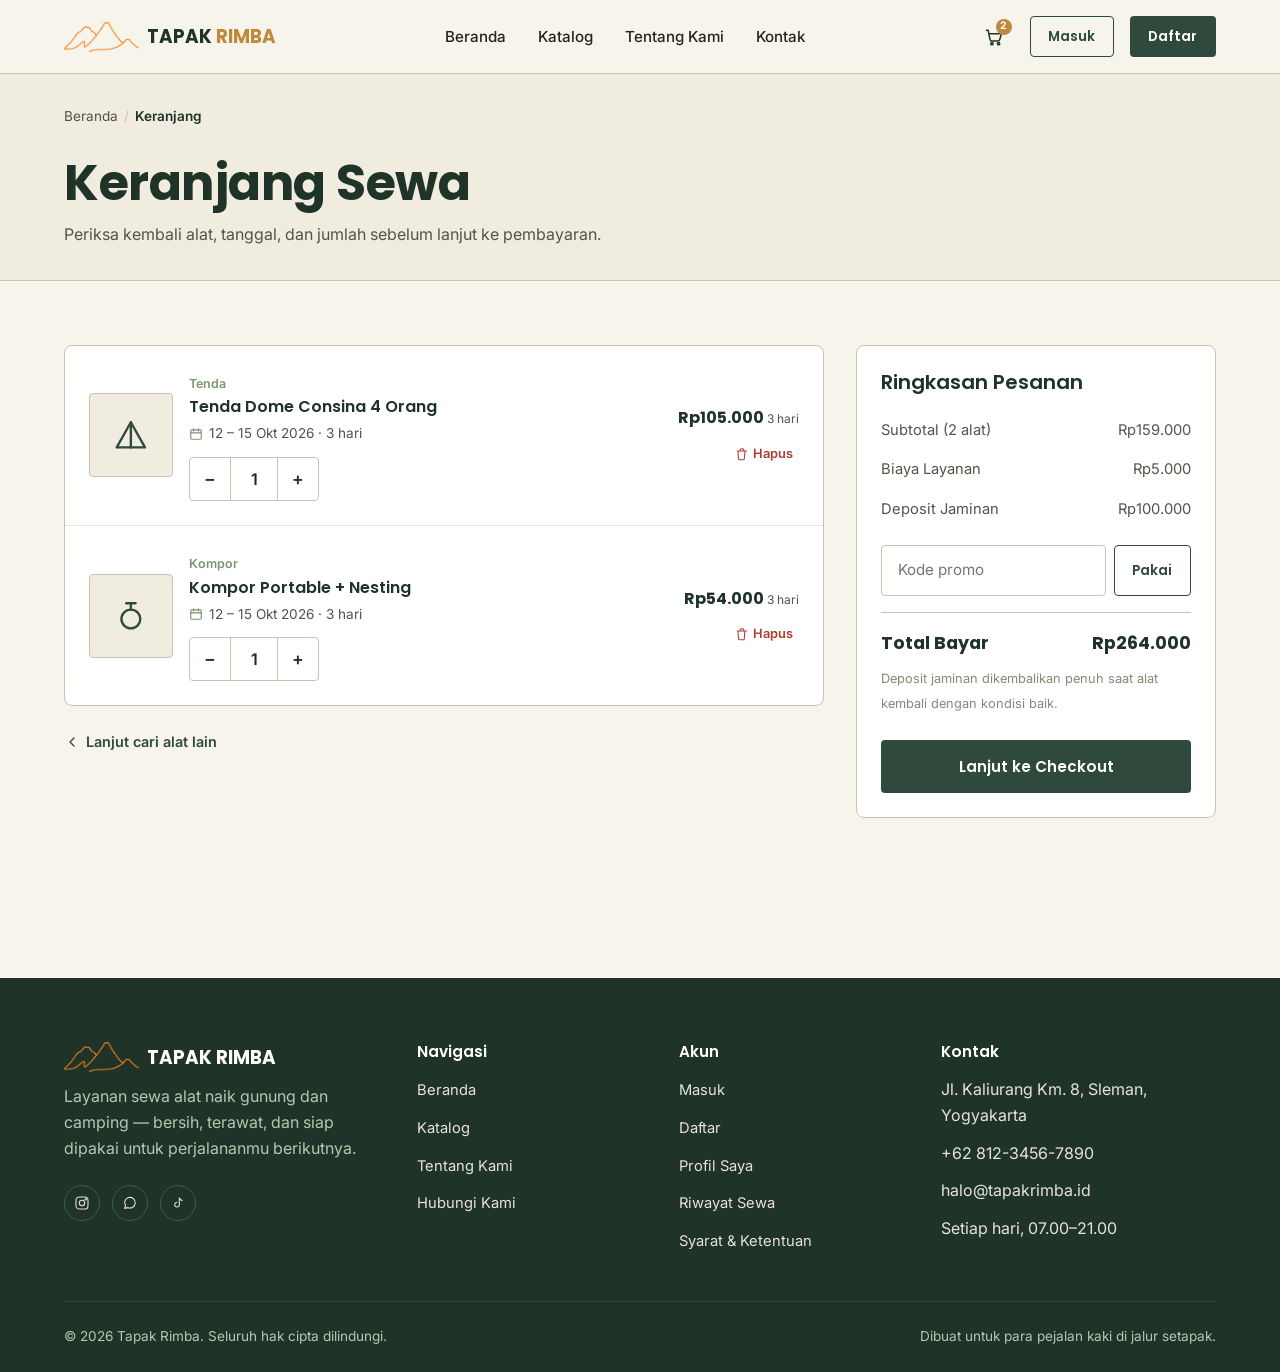
<file: keranjang.html>
<!DOCTYPE html>
<html lang="id">
<head>
<meta charset="UTF-8">
<meta name="viewport" content="width=device-width, initial-scale=1.0">
<title>Keranjang Sewa — Tapak Rimba</title>
<meta name="description" content="Tinjau alat yang akan kamu sewa sebelum melanjutkan ke pembayaran.">

<link rel="preconnect" href="https://fonts.googleapis.com">
<link rel="preconnect" href="https://fonts.gstatic.com" crossorigin>
<link href="https://fonts.googleapis.com/css2?family=Inter:wght@400;500;600;700&family=Poppins:wght@600;700&display=swap" rel="stylesheet">

<link rel="stylesheet" href="style.css">
</head>
<body>

<!-- ================= NAVBAR ================= -->
<header class="navbar">
  <div class="container nav-inner">
    <a href="index.html" class="brand">
      <img class="brand-mark" src="logo.png" alt="Logo Tapak Rimba">
      <span class="brand-name">TAPAK <span>RIMBA</span></span>
    </a>

    <nav class="nav-links">
      <a href="index.html">Beranda</a>
      <a href="katalog.html">Katalog</a>
      <a href="about.html">Tentang Kami</a>
      <a href="contact.html">Kontak</a>
    </nav>

    <div class="nav-actions">
      <a href="keranjang.html" class="icon-btn" aria-label="Keranjang">
        <svg viewBox="0 0 24 24" fill="none" stroke-width="1.8" stroke-linecap="round" stroke-linejoin="round"><path d="M3 4h2l2.2 11.2a2 2 0 0 0 2 1.6h7.6a2 2 0 0 0 2-1.6L21 8H6"/><circle cx="9.5" cy="20" r="1.4"/><circle cx="17.5" cy="20" r="1.4"/></svg>
        <span class="cart-count">2</span>
      </a>
      <a href="login.html" class="btn btn-outline btn-sm">Masuk</a>
      <a href="register.html" class="btn btn-primary btn-sm">Daftar</a>

      <button class="nav-toggle" aria-label="Buka menu" aria-expanded="false">
        <svg viewBox="0 0 24 24" fill="none" stroke-width="1.8" stroke-linecap="round"><path d="M3 6h18M3 12h18M3 18h18"/></svg>
      </button>
    </div>
  </div>
</header>

<!-- ================= PAGE HEADER ================= -->
<section class="page-header">
  <div class="container">
    <div class="breadcrumb">
      <a href="index.html">Beranda</a>
      <span class="sep">/</span>
      <span class="current">Keranjang</span>
    </div>
    <h1>Keranjang Sewa</h1>
    <p>Periksa kembali alat, tanggal, dan jumlah sebelum lanjut ke pembayaran.</p>
  </div>
</section>

<!-- ================= KERANJANG ================= -->
<section class="section">
  <div class="container cart-layout">

    <!-- ===== DAFTAR ITEM ===== -->
    <div>
      <div class="cart-list">

        <div class="cart-item">
          <div class="cart-item-thumb">
            <svg viewBox="0 0 24 24" fill="none" stroke-width="1.5" stroke-linecap="round" stroke-linejoin="round"><path d="M12 4l9 16H3z"/><path d="M12 4v16"/></svg>
          </div>
          <div class="cart-item-info">
            <span class="product-category">Tenda</span>
            <h3>Tenda Dome Consina 4 Orang</h3>
            <div class="cart-item-dates">
              <svg viewBox="0 0 24 24" fill="none" stroke-width="2" stroke-linecap="round" stroke-linejoin="round"><rect x="3" y="5" width="18" height="16" rx="2"/><path d="M3 10h18M8 3v4M16 3v4"/></svg>
              12 – 15 Okt 2026 · 3 hari
            </div>
            <div class="qty-stepper mt-3">
              <button type="button" class="qty-minus" aria-label="Kurangi jumlah">−</button>
              <input type="text" value="1" inputmode="numeric" aria-label="Jumlah unit">
              <button type="button" class="qty-plus" aria-label="Tambah jumlah">+</button>
            </div>
          </div>
          <div class="cart-item-controls">
            <span class="cart-item-price">Rp105.000 <small>3 hari</small></span>
            <button type="button" class="cart-item-remove">
              <svg viewBox="0 0 24 24" fill="none" stroke-width="1.8" stroke-linecap="round" stroke-linejoin="round"><path d="M4 7h16M9 7V5a2 2 0 0 1 2-2h2a2 2 0 0 1 2 2v2m2 0-1 13a2 2 0 0 1-2 2H8a2 2 0 0 1-2-2L5 7"/></svg>
              Hapus
            </button>
          </div>
        </div>

        <div class="cart-item">
          <div class="cart-item-thumb">
            <svg viewBox="0 0 24 24" fill="none" stroke-width="1.5" stroke-linecap="round" stroke-linejoin="round"><circle cx="12" cy="14" r="6"/><path d="M9 4h6M12 4v4"/></svg>
          </div>
          <div class="cart-item-info">
            <span class="product-category">Kompor</span>
            <h3>Kompor Portable + Nesting</h3>
            <div class="cart-item-dates">
              <svg viewBox="0 0 24 24" fill="none" stroke-width="2" stroke-linecap="round" stroke-linejoin="round"><rect x="3" y="5" width="18" height="16" rx="2"/><path d="M3 10h18M8 3v4M16 3v4"/></svg>
              12 – 15 Okt 2026 · 3 hari
            </div>
            <div class="qty-stepper mt-3">
              <button type="button" class="qty-minus" aria-label="Kurangi jumlah">−</button>
              <input type="text" value="1" inputmode="numeric" aria-label="Jumlah unit">
              <button type="button" class="qty-plus" aria-label="Tambah jumlah">+</button>
            </div>
          </div>
          <div class="cart-item-controls">
            <span class="cart-item-price">Rp54.000 <small>3 hari</small></span>
            <button type="button" class="cart-item-remove">
              <svg viewBox="0 0 24 24" fill="none" stroke-width="1.8" stroke-linecap="round" stroke-linejoin="round"><path d="M4 7h16M9 7V5a2 2 0 0 1 2-2h2a2 2 0 0 1 2 2v2m2 0-1 13a2 2 0 0 1-2 2H8a2 2 0 0 1-2-2L5 7"/></svg>
              Hapus
            </button>
          </div>
        </div>

      </div>

      <a href="katalog.html" class="continue-shopping">
        <svg viewBox="0 0 24 24" fill="none" stroke-width="2" stroke-linecap="round" stroke-linejoin="round"><path d="M15 18l-6-6 6-6"/></svg>
        Lanjut cari alat lain
      </a>
    </div>

    <!-- ===== RINGKASAN ===== -->
    <aside class="order-summary">
      <h3>Ringkasan Pesanan</h3>

      <div class="summary-row"><span>Subtotal (2 alat)</span><span>Rp159.000</span></div>
      <div class="summary-row"><span>Biaya Layanan</span><span>Rp5.000</span></div>
      <div class="summary-row"><span>Deposit Jaminan</span><span>Rp100.000</span></div>

      <form class="promo-form" onsubmit="return false;">
        <label for="promo" class="visually-hidden">Kode promo</label>
        <input type="text" id="promo" class="form-control" placeholder="Kode promo">
        <button type="submit" class="btn btn-outline btn-sm">Pakai</button>
      </form>

      <div class="summary-row total"><span>Total Bayar</span><span>Rp264.000</span></div>
      <span class="form-hint">Deposit jaminan dikembalikan penuh saat alat kembali dengan kondisi baik.</span>

      <a href="checkout.html" class="btn btn-primary btn-block mt-5">Lanjut ke Checkout</a>
    </aside>

  </div>
</section>

<!-- ================= FOOTER ================= -->
<footer class="site-footer">
  <div class="container">
    <div class="footer-grid">
      <div class="footer-brand">
        <a href="index.html" class="brand">
          <img class="brand-mark" src="logo.png" alt="Logo Tapak Rimba">
          <span class="brand-name">TAPAK RIMBA</span>
        </a>
        <p>Layanan sewa alat naik gunung dan camping — bersih, terawat, dan siap dipakai untuk perjalananmu berikutnya.</p>
        <div class="footer-social">
          <a href="#" aria-label="Instagram"><svg viewBox="0 0 24 24" fill="none" stroke-width="1.6"><rect x="3" y="3" width="18" height="18" rx="5"/><circle cx="12" cy="12" r="4"/><circle cx="17.5" cy="6.5" r="1"/></svg></a>
          <a href="#" aria-label="WhatsApp"><svg viewBox="0 0 24 24" fill="none" stroke-width="1.6"><path d="M4 20l1.3-4A8 8 0 1 1 9 19l-5 1z"/></svg></a>
          <a href="#" aria-label="TikTok"><svg viewBox="0 0 24 24" fill="none" stroke-width="1.6"><path d="M14 4v10.5a3.5 3.5 0 1 1-3-3.46"/><path d="M14 4c.5 2.5 2 4 5 4.3"/></svg></a>
        </div>
      </div>

      <div class="footer-col">
        <h4>Navigasi</h4>
        <ul>
          <li><a href="index.html">Beranda</a></li>
          <li><a href="katalog.html">Katalog</a></li>
          <li><a href="about.html">Tentang Kami</a></li>
          <li><a href="contact.html">Hubungi Kami</a></li>
        </ul>
      </div>

      <div class="footer-col">
        <h4>Akun</h4>
        <ul>
          <li><a href="login.html">Masuk</a></li>
          <li><a href="register.html">Daftar</a></li>
          <li><a href="dashboard.html">Profil Saya</a></li>
          <li><a href="riwayat.html">Riwayat Sewa</a></li>
          <li><a href="syarat.html">Syarat &amp; Ketentuan</a></li>
        </ul>
      </div>

      <div class="footer-col">
        <h4>Kontak</h4>
        <ul>
          <li>Jl. Kaliurang Km. 8, Sleman, Yogyakarta</li>
          <li>+62 812-3456-7890</li>
          <li>halo@tapakrimba.id</li>
          <li>Setiap hari, 07.00–21.00</li>
        </ul>
      </div>
    </div>

    <div class="footer-bottom">
      <span>© <span id="current-year">2026</span> Tapak Rimba. Seluruh hak cipta dilindungi.</span>
      <span>Dibuat untuk para pejalan kaki di jalur setapak.</span>
    </div>
  </div>
</footer>

<script src="main.js"></script>
</body>
</html>
</file>
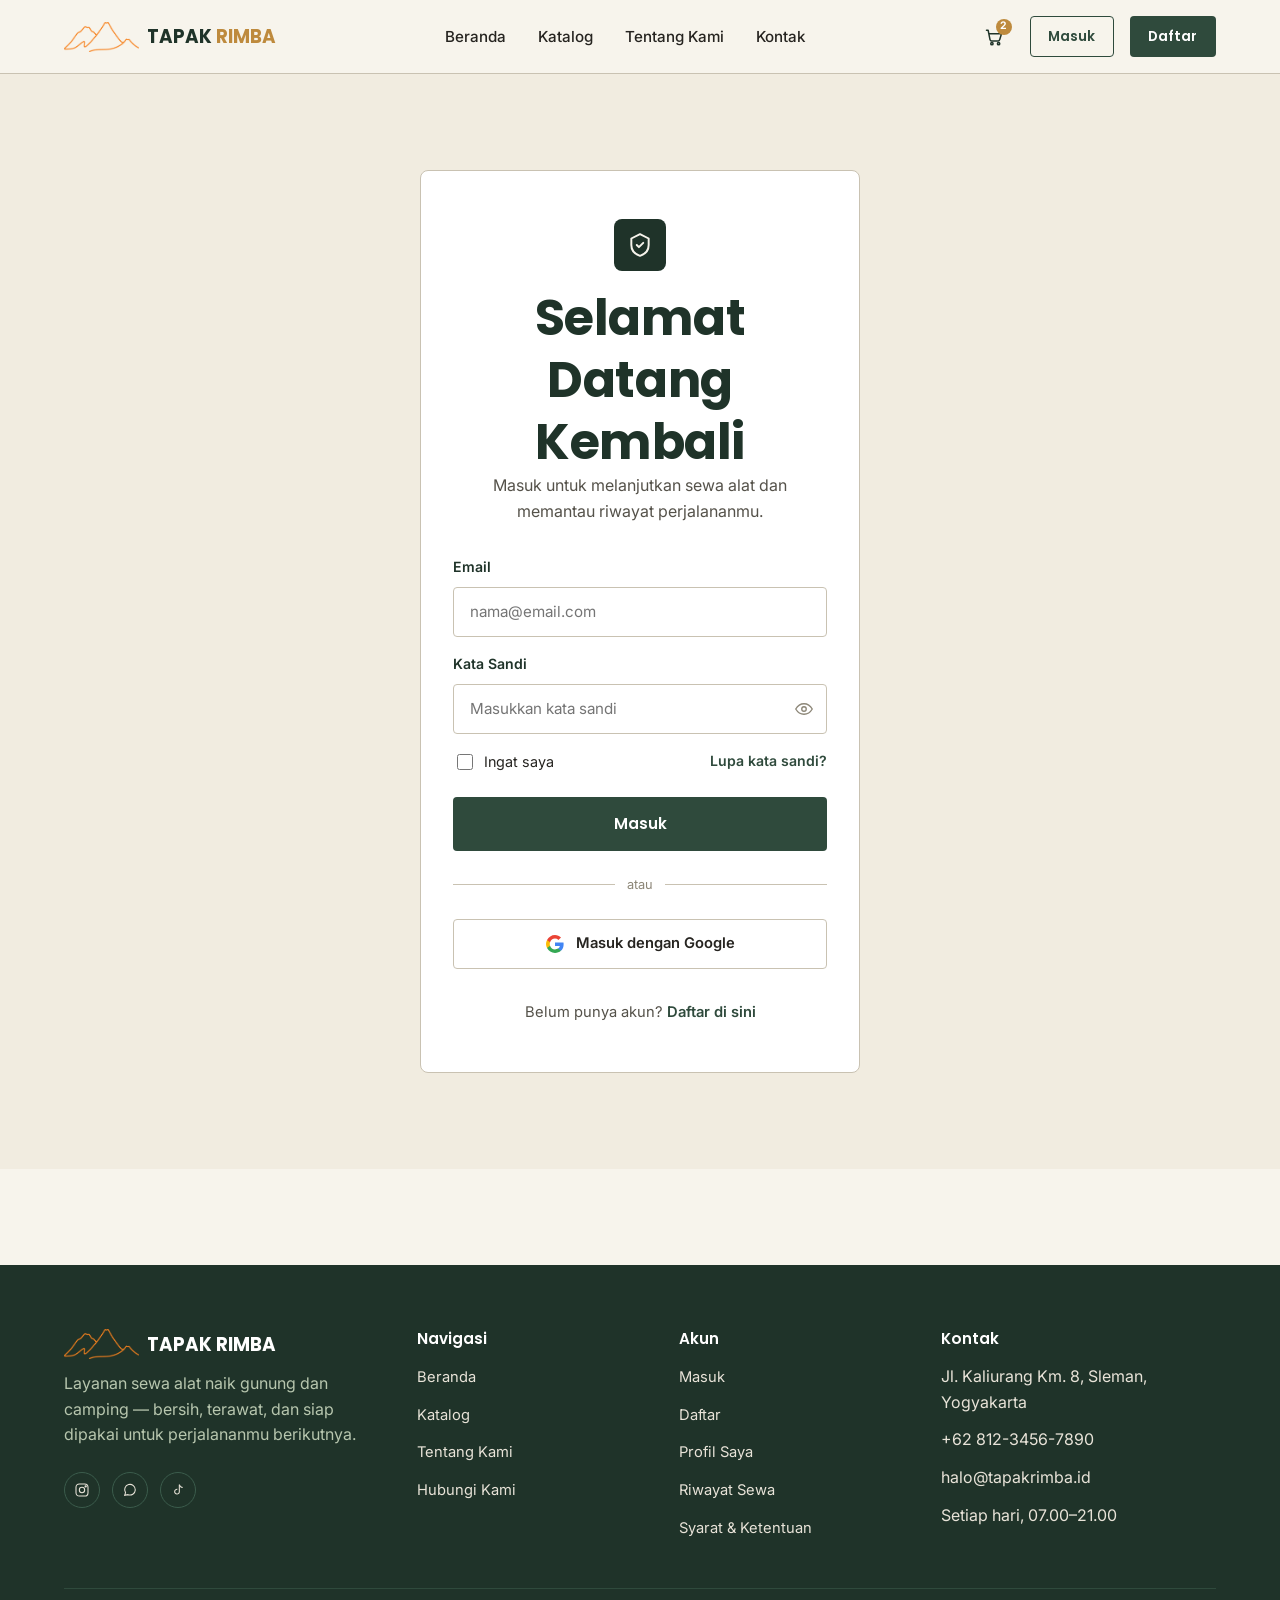
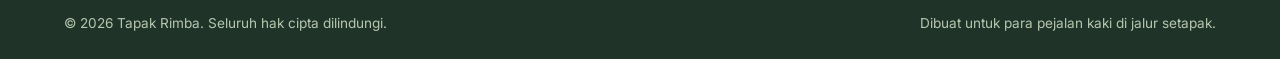
<file: login.html>
<!DOCTYPE html>
<html lang="id">
<head>
<meta charset="UTF-8">
<meta name="viewport" content="width=device-width, initial-scale=1.0">
<title>Masuk — Tapak Rimba</title>
<meta name="description" content="Masuk ke akun Tapak Rimba untuk menyewa alat outdoor dan memantau riwayat sewamu.">

<link rel="preconnect" href="https://fonts.googleapis.com">
<link rel="preconnect" href="https://fonts.gstatic.com" crossorigin>
<link href="https://fonts.googleapis.com/css2?family=Inter:wght@400;500;600;700&family=Poppins:wght@600;700&display=swap" rel="stylesheet">

<link rel="stylesheet" href="style.css">
</head>
<body>

<!-- ================= NAVBAR ================= -->
<header class="navbar">
  <div class="container nav-inner">
    <a href="index.html" class="brand">
      <img class="brand-mark" src="logo.png" alt="Logo Tapak Rimba">
      <span class="brand-name">TAPAK <span>RIMBA</span></span>
    </a>

    <nav class="nav-links">
      <a href="index.html">Beranda</a>
      <a href="katalog.html">Katalog</a>
      <a href="about.html">Tentang Kami</a>
      <a href="contact.html">Kontak</a>
    </nav>

    <div class="nav-actions">
      <a href="keranjang.html" class="icon-btn" aria-label="Keranjang">
        <svg viewBox="0 0 24 24" fill="none" stroke-width="1.8" stroke-linecap="round" stroke-linejoin="round"><path d="M3 4h2l2.2 11.2a2 2 0 0 0 2 1.6h7.6a2 2 0 0 0 2-1.6L21 8H6"/><circle cx="9.5" cy="20" r="1.4"/><circle cx="17.5" cy="20" r="1.4"/></svg>
        <span class="cart-count">2</span>
      </a>
      <a href="login.html" class="btn btn-outline btn-sm">Masuk</a>
      <a href="register.html" class="btn btn-primary btn-sm">Daftar</a>

      <button class="nav-toggle" aria-label="Buka menu" aria-expanded="false">
        <svg viewBox="0 0 24 24" fill="none" stroke-width="1.8" stroke-linecap="round"><path d="M3 6h18M3 12h18M3 18h18"/></svg>
      </button>
    </div>
  </div>
</header>

<!-- ================= LOGIN ================= -->
<section class="auth-section">
  <div class="container">
    <div class="auth-card">

      <div class="auth-header">
        <div class="auth-icon">
          <svg viewBox="0 0 24 24" fill="none" stroke-width="1.8" stroke-linecap="round" stroke-linejoin="round"><path d="M12 2l8 4v6c0 5-3.5 8.5-8 10-4.5-1.5-8-5-8-10V6z"/><path d="M9 12l2 2 4-4"/></svg>
        </div>
        <h1>Selamat Datang Kembali</h1>
        <p>Masuk untuk melanjutkan sewa alat dan memantau riwayat perjalananmu.</p>
      </div>

      <form onsubmit="return false;">
        <div class="form-group">
          <label for="login-email">Email</label>
          <input type="email" id="login-email" class="form-control" placeholder="nama@email.com" required>
        </div>

        <div class="form-group">
          <label for="login-password">Kata Sandi</label>
          <div class="password-field">
            <input type="password" id="login-password" class="form-control" placeholder="Masukkan kata sandi" required>
            <button type="button" class="password-toggle" aria-label="Tampilkan kata sandi">
              <svg viewBox="0 0 24 24" fill="none" stroke-width="1.8" stroke-linecap="round" stroke-linejoin="round"><path d="M1 12s4-7 11-7 11 7 11 7-4 7-11 7-11-7-11-7z"/><circle cx="12" cy="12" r="3"/></svg>
            </button>
          </div>
        </div>

        <div class="form-row-between">
          <label class="form-check">
            <input type="checkbox">
            <span>Ingat saya</span>
          </label>
          <a href="#">Lupa kata sandi?</a>
        </div>

        <button type="submit" class="btn btn-primary btn-block">Masuk</button>
      </form>

      <div class="auth-divider">atau</div>

      <button type="button" class="btn-social">
        <svg viewBox="0 0 24 24"><path fill="#4285F4" d="M23.5 12.3c0-.8-.1-1.6-.2-2.3H12v4.5h6.5c-.3 1.5-1.1 2.7-2.4 3.6v3h3.9c2.3-2.1 3.5-5.2 3.5-8.8z"/><path fill="#34A853" d="M12 24c3.2 0 5.9-1.1 7.9-2.9l-3.9-3c-1.1.7-2.4 1.1-4 1.1-3.1 0-5.7-2.1-6.6-4.9H1.4v3.1C3.4 21.3 7.4 24 12 24z"/><path fill="#FBBC05" d="M5.4 14.3c-.2-.7-.4-1.5-.4-2.3s.1-1.6.4-2.3V6.6H1.4C.5 8.3 0 10.1 0 12s.5 3.7 1.4 5.4l4-3.1z"/><path fill="#EA4335" d="M12 4.8c1.8 0 3.3.6 4.6 1.8l3.4-3.4C17.9 1.2 15.2 0 12 0 7.4 0 3.4 2.7 1.4 6.6l4 3.1c.9-2.8 3.5-4.9 6.6-4.9z"/></svg>
        Masuk dengan Google
      </button>

      <p class="auth-footer-link">Belum punya akun? <a href="register.html">Daftar di sini</a></p>
    </div>
  </div>
</section>

<!-- ================= FOOTER ================= -->
<footer class="site-footer">
  <div class="container">
    <div class="footer-grid">
      <div class="footer-brand">
        <a href="index.html" class="brand">
          <img class="brand-mark" src="logo.png" alt="Logo Tapak Rimba">
          <span class="brand-name">TAPAK RIMBA</span>
        </a>
        <p>Layanan sewa alat naik gunung dan camping — bersih, terawat, dan siap dipakai untuk perjalananmu berikutnya.</p>
        <div class="footer-social">
          <a href="#" aria-label="Instagram"><svg viewBox="0 0 24 24" fill="none" stroke-width="1.6"><rect x="3" y="3" width="18" height="18" rx="5"/><circle cx="12" cy="12" r="4"/><circle cx="17.5" cy="6.5" r="1"/></svg></a>
          <a href="#" aria-label="WhatsApp"><svg viewBox="0 0 24 24" fill="none" stroke-width="1.6"><path d="M4 20l1.3-4A8 8 0 1 1 9 19l-5 1z"/></svg></a>
          <a href="#" aria-label="TikTok"><svg viewBox="0 0 24 24" fill="none" stroke-width="1.6"><path d="M14 4v10.5a3.5 3.5 0 1 1-3-3.46"/><path d="M14 4c.5 2.5 2 4 5 4.3"/></svg></a>
        </div>
      </div>

      <div class="footer-col">
        <h4>Navigasi</h4>
        <ul>
          <li><a href="index.html">Beranda</a></li>
          <li><a href="katalog.html">Katalog</a></li>
          <li><a href="about.html">Tentang Kami</a></li>
          <li><a href="contact.html">Hubungi Kami</a></li>
        </ul>
      </div>

      <div class="footer-col">
        <h4>Akun</h4>
        <ul>
          <li><a href="login.html">Masuk</a></li>
          <li><a href="register.html">Daftar</a></li>
          <li><a href="dashboard.html">Profil Saya</a></li>
          <li><a href="riwayat.html">Riwayat Sewa</a></li>
          <li><a href="syarat.html">Syarat &amp; Ketentuan</a></li>
        </ul>
      </div>

      <div class="footer-col">
        <h4>Kontak</h4>
        <ul>
          <li>Jl. Kaliurang Km. 8, Sleman, Yogyakarta</li>
          <li>+62 812-3456-7890</li>
          <li>halo@tapakrimba.id</li>
          <li>Setiap hari, 07.00–21.00</li>
        </ul>
      </div>
    </div>

    <div class="footer-bottom">
      <span>© <span id="current-year">2026</span> Tapak Rimba. Seluruh hak cipta dilindungi.</span>
      <span>Dibuat untuk para pejalan kaki di jalur setapak.</span>
    </div>
  </div>
</footer>

<script src="main.js"></script>
</body>
</html>
</file>
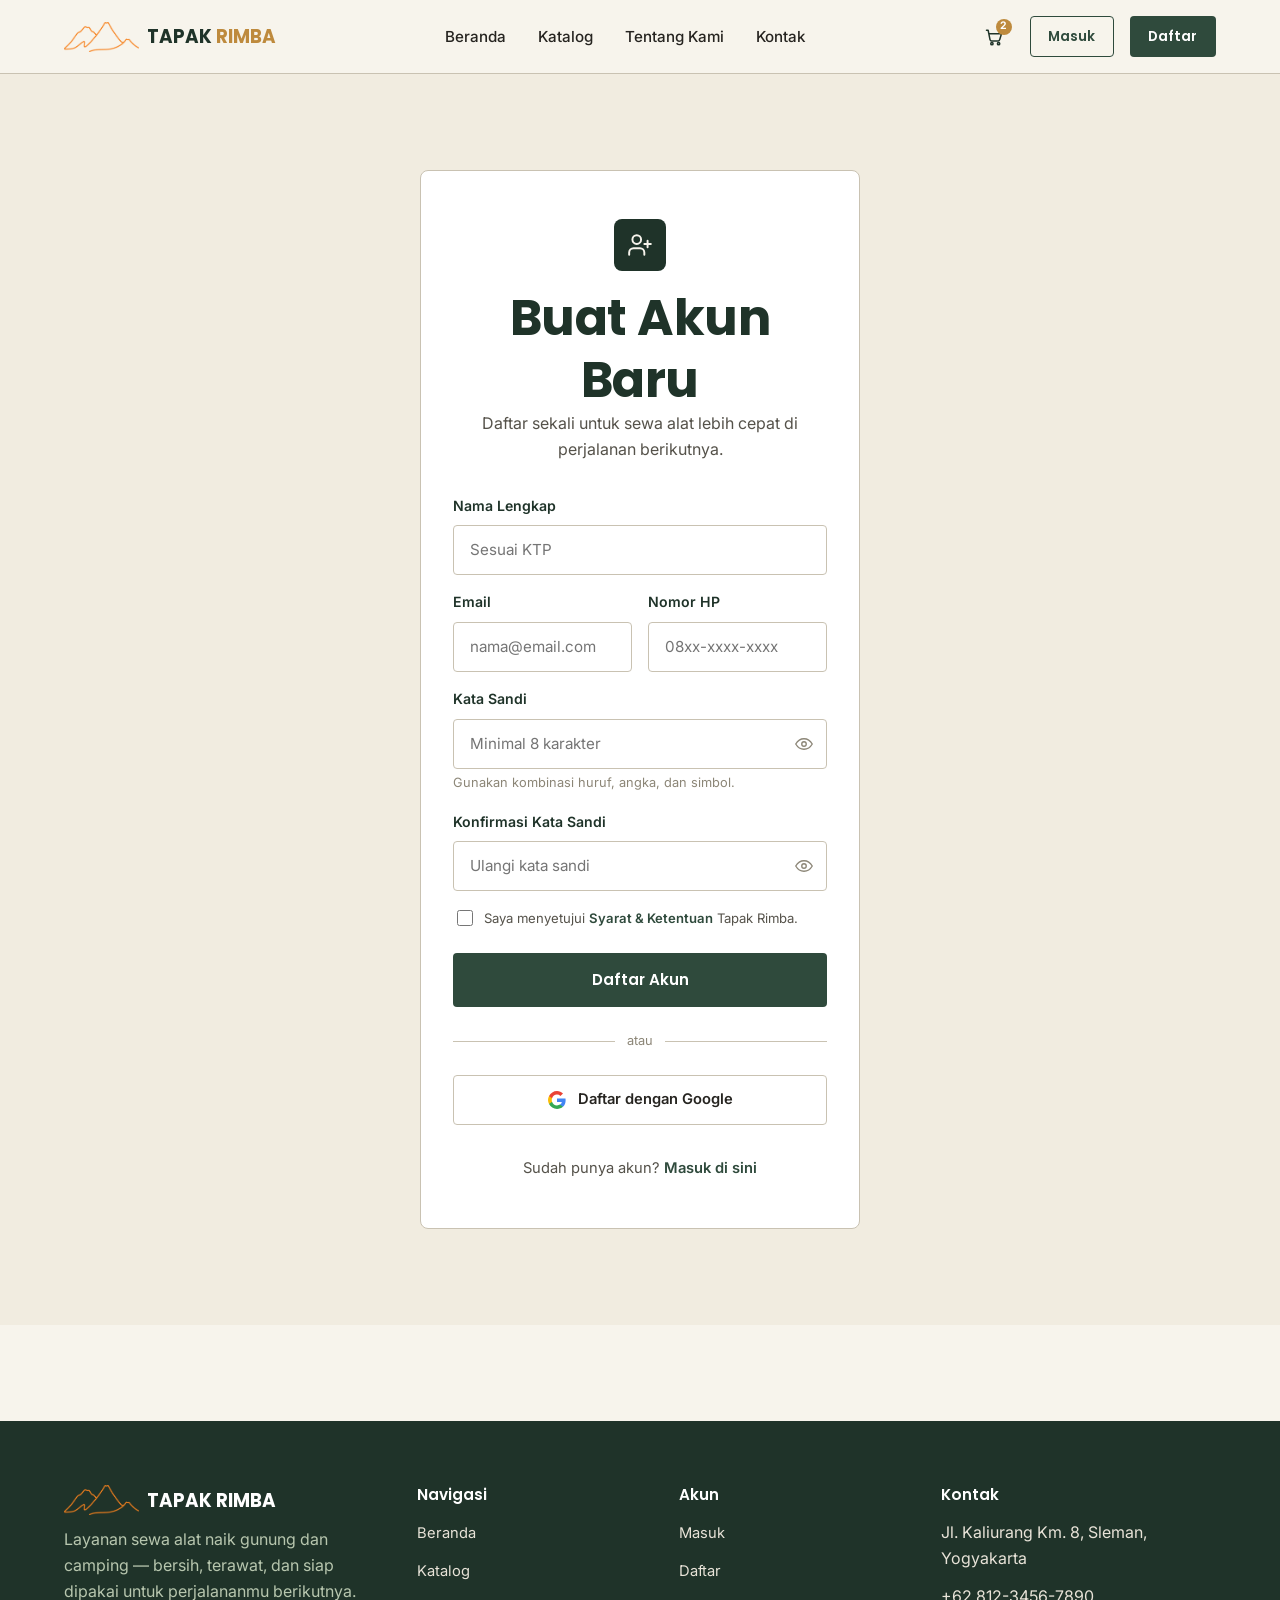
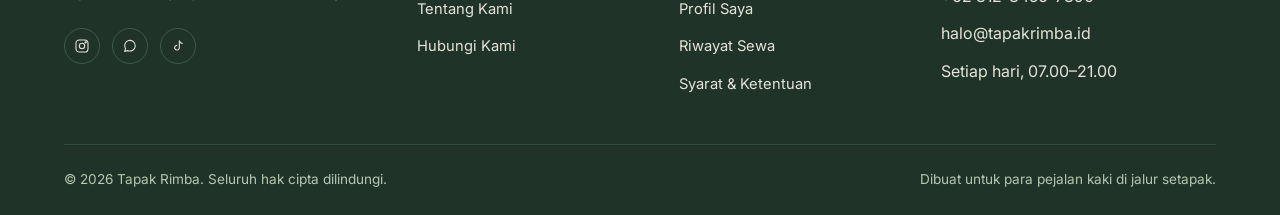
<file: register.html>
<!DOCTYPE html>
<html lang="id">
<head>
<meta charset="UTF-8">
<meta name="viewport" content="width=device-width, initial-scale=1.0">
<title>Daftar Akun — Tapak Rimba</title>
<meta name="description" content="Buat akun Tapak Rimba untuk mulai menyewa alat naik gunung dan camping.">

<link rel="preconnect" href="https://fonts.googleapis.com">
<link rel="preconnect" href="https://fonts.gstatic.com" crossorigin>
<link href="https://fonts.googleapis.com/css2?family=Inter:wght@400;500;600;700&family=Poppins:wght@600;700&display=swap" rel="stylesheet">

<link rel="stylesheet" href="style.css">
</head>
<body>

<!-- ================= NAVBAR ================= -->
<header class="navbar">
  <div class="container nav-inner">
    <a href="index.html" class="brand">
      <img class="brand-mark" src="logo.png" alt="Logo Tapak Rimba">
      <span class="brand-name">TAPAK <span>RIMBA</span></span>
    </a>

    <nav class="nav-links">
      <a href="index.html">Beranda</a>
      <a href="katalog.html">Katalog</a>
      <a href="about.html">Tentang Kami</a>
      <a href="contact.html">Kontak</a>
    </nav>

    <div class="nav-actions">
      <a href="keranjang.html" class="icon-btn" aria-label="Keranjang">
        <svg viewBox="0 0 24 24" fill="none" stroke-width="1.8" stroke-linecap="round" stroke-linejoin="round"><path d="M3 4h2l2.2 11.2a2 2 0 0 0 2 1.6h7.6a2 2 0 0 0 2-1.6L21 8H6"/><circle cx="9.5" cy="20" r="1.4"/><circle cx="17.5" cy="20" r="1.4"/></svg>
        <span class="cart-count">2</span>
      </a>
      <a href="login.html" class="btn btn-outline btn-sm">Masuk</a>
      <a href="register.html" class="btn btn-primary btn-sm">Daftar</a>

      <button class="nav-toggle" aria-label="Buka menu" aria-expanded="false">
        <svg viewBox="0 0 24 24" fill="none" stroke-width="1.8" stroke-linecap="round"><path d="M3 6h18M3 12h18M3 18h18"/></svg>
      </button>
    </div>
  </div>
</header>

<!-- ================= REGISTER ================= -->
<section class="auth-section">
  <div class="container">
    <div class="auth-card">

      <div class="auth-header">
        <div class="auth-icon">
          <svg viewBox="0 0 24 24" fill="none" stroke-width="1.8" stroke-linecap="round" stroke-linejoin="round"><path d="M16 21v-2a4 4 0 0 0-4-4H6a4 4 0 0 0-4 4v2"/><circle cx="9" cy="7" r="4"/><path d="M19 8v6M22 11h-6"/></svg>
        </div>
        <h1>Buat Akun Baru</h1>
        <p>Daftar sekali untuk sewa alat lebih cepat di perjalanan berikutnya.</p>
      </div>

      <form onsubmit="return false;">
        <div class="form-group">
          <label for="reg-nama">Nama Lengkap</label>
          <input type="text" id="reg-nama" class="form-control" placeholder="Sesuai KTP" required>
        </div>

        <div class="form-row">
          <div class="form-group">
            <label for="reg-email">Email</label>
            <input type="email" id="reg-email" class="form-control" placeholder="nama@email.com" required>
          </div>
          <div class="form-group">
            <label for="reg-hp">Nomor HP</label>
            <input type="tel" id="reg-hp" class="form-control" placeholder="08xx-xxxx-xxxx" required>
          </div>
        </div>

        <div class="form-group">
          <label for="reg-password">Kata Sandi</label>
          <div class="password-field">
            <input type="password" id="reg-password" class="form-control" placeholder="Minimal 8 karakter" required minlength="8">
            <button type="button" class="password-toggle" aria-label="Tampilkan kata sandi">
              <svg viewBox="0 0 24 24" fill="none" stroke-width="1.8" stroke-linecap="round" stroke-linejoin="round"><path d="M1 12s4-7 11-7 11 7 11 7-4 7-11 7-11-7-11-7z"/><circle cx="12" cy="12" r="3"/></svg>
            </button>
          </div>
          <span class="form-hint">Gunakan kombinasi huruf, angka, dan simbol.</span>
        </div>

        <div class="form-group">
          <label for="reg-password2">Konfirmasi Kata Sandi</label>
          <div class="password-field">
            <input type="password" id="reg-password2" class="form-control" placeholder="Ulangi kata sandi" required minlength="8">
            <button type="button" class="password-toggle" aria-label="Tampilkan kata sandi">
              <svg viewBox="0 0 24 24" fill="none" stroke-width="1.8" stroke-linecap="round" stroke-linejoin="round"><path d="M1 12s4-7 11-7 11 7 11 7-4 7-11 7-11-7-11-7z"/><circle cx="12" cy="12" r="3"/></svg>
            </button>
          </div>
        </div>

        <label class="form-check mb-5">
          <input type="checkbox" required>
          <span class="auth-terms">Saya menyetujui <a href="syarat.html">Syarat &amp; Ketentuan</a> Tapak Rimba.</span>
        </label>

        <button type="submit" class="btn btn-primary btn-block">Daftar Akun</button>
      </form>

      <div class="auth-divider">atau</div>

      <button type="button" class="btn-social">
        <svg viewBox="0 0 24 24"><path fill="#4285F4" d="M23.5 12.3c0-.8-.1-1.6-.2-2.3H12v4.5h6.5c-.3 1.5-1.1 2.7-2.4 3.6v3h3.9c2.3-2.1 3.5-5.2 3.5-8.8z"/><path fill="#34A853" d="M12 24c3.2 0 5.9-1.1 7.9-2.9l-3.9-3c-1.1.7-2.4 1.1-4 1.1-3.1 0-5.7-2.1-6.6-4.9H1.4v3.1C3.4 21.3 7.4 24 12 24z"/><path fill="#FBBC05" d="M5.4 14.3c-.2-.7-.4-1.5-.4-2.3s.1-1.6.4-2.3V6.6H1.4C.5 8.3 0 10.1 0 12s.5 3.7 1.4 5.4l4-3.1z"/><path fill="#EA4335" d="M12 4.8c1.8 0 3.3.6 4.6 1.8l3.4-3.4C17.9 1.2 15.2 0 12 0 7.4 0 3.4 2.7 1.4 6.6l4 3.1c.9-2.8 3.5-4.9 6.6-4.9z"/></svg>
        Daftar dengan Google
      </button>

      <p class="auth-footer-link">Sudah punya akun? <a href="login.html">Masuk di sini</a></p>
    </div>
  </div>
</section>

<!-- ================= FOOTER ================= -->
<footer class="site-footer">
  <div class="container">
    <div class="footer-grid">
      <div class="footer-brand">
        <a href="index.html" class="brand">
          <img class="brand-mark" src="logo.png" alt="Logo Tapak Rimba">
          <span class="brand-name">TAPAK RIMBA</span>
        </a>
        <p>Layanan sewa alat naik gunung dan camping — bersih, terawat, dan siap dipakai untuk perjalananmu berikutnya.</p>
        <div class="footer-social">
          <a href="#" aria-label="Instagram"><svg viewBox="0 0 24 24" fill="none" stroke-width="1.6"><rect x="3" y="3" width="18" height="18" rx="5"/><circle cx="12" cy="12" r="4"/><circle cx="17.5" cy="6.5" r="1"/></svg></a>
          <a href="#" aria-label="WhatsApp"><svg viewBox="0 0 24 24" fill="none" stroke-width="1.6"><path d="M4 20l1.3-4A8 8 0 1 1 9 19l-5 1z"/></svg></a>
          <a href="#" aria-label="TikTok"><svg viewBox="0 0 24 24" fill="none" stroke-width="1.6"><path d="M14 4v10.5a3.5 3.5 0 1 1-3-3.46"/><path d="M14 4c.5 2.5 2 4 5 4.3"/></svg></a>
        </div>
      </div>

      <div class="footer-col">
        <h4>Navigasi</h4>
        <ul>
          <li><a href="index.html">Beranda</a></li>
          <li><a href="katalog.html">Katalog</a></li>
          <li><a href="about.html">Tentang Kami</a></li>
          <li><a href="contact.html">Hubungi Kami</a></li>
        </ul>
      </div>

      <div class="footer-col">
        <h4>Akun</h4>
        <ul>
          <li><a href="login.html">Masuk</a></li>
          <li><a href="register.html">Daftar</a></li>
          <li><a href="dashboard.html">Profil Saya</a></li>
          <li><a href="riwayat.html">Riwayat Sewa</a></li>
          <li><a href="syarat.html">Syarat &amp; Ketentuan</a></li>
        </ul>
      </div>

      <div class="footer-col">
        <h4>Kontak</h4>
        <ul>
          <li>Jl. Kaliurang Km. 8, Sleman, Yogyakarta</li>
          <li>+62 812-3456-7890</li>
          <li>halo@tapakrimba.id</li>
          <li>Setiap hari, 07.00–21.00</li>
        </ul>
      </div>
    </div>

    <div class="footer-bottom">
      <span>© <span id="current-year">2026</span> Tapak Rimba. Seluruh hak cipta dilindungi.</span>
      <span>Dibuat untuk para pejalan kaki di jalur setapak.</span>
    </div>
  </div>
</footer>

<script src="main.js"></script>
</body>
</html>
</file>
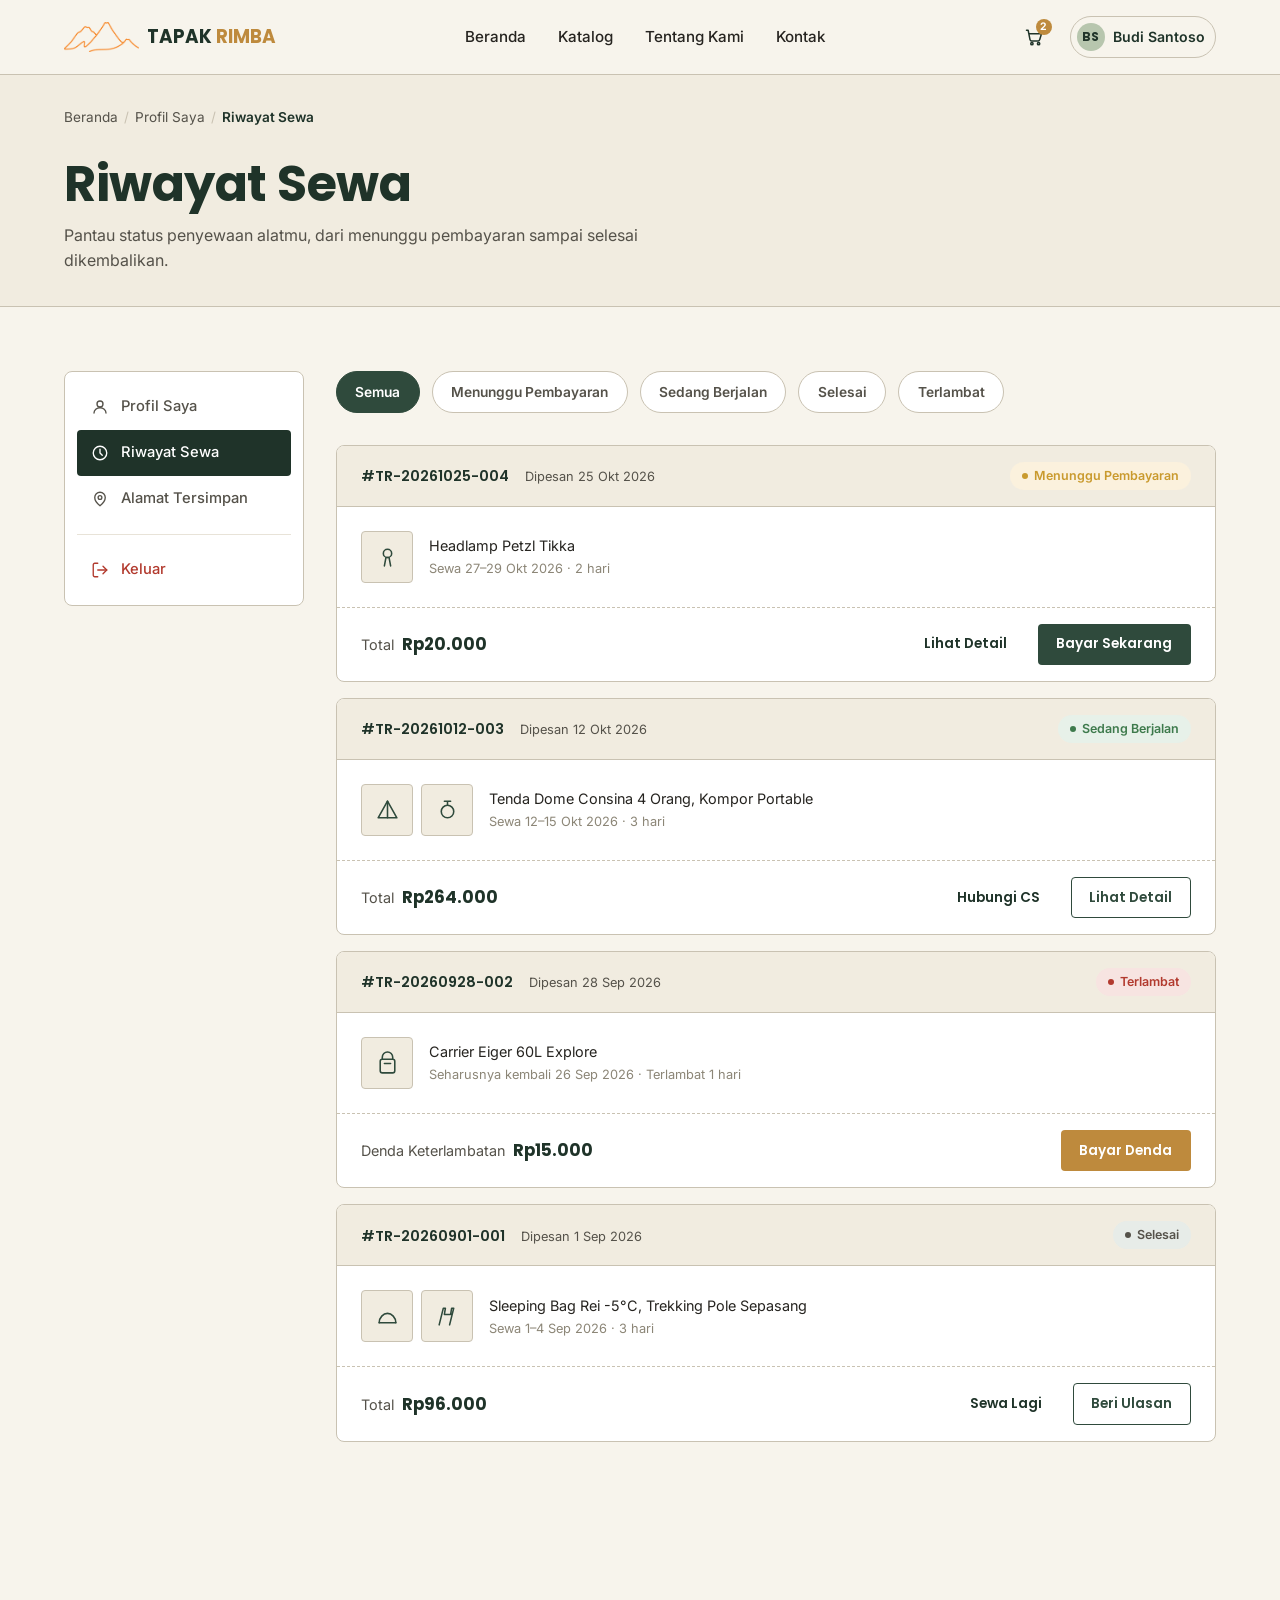
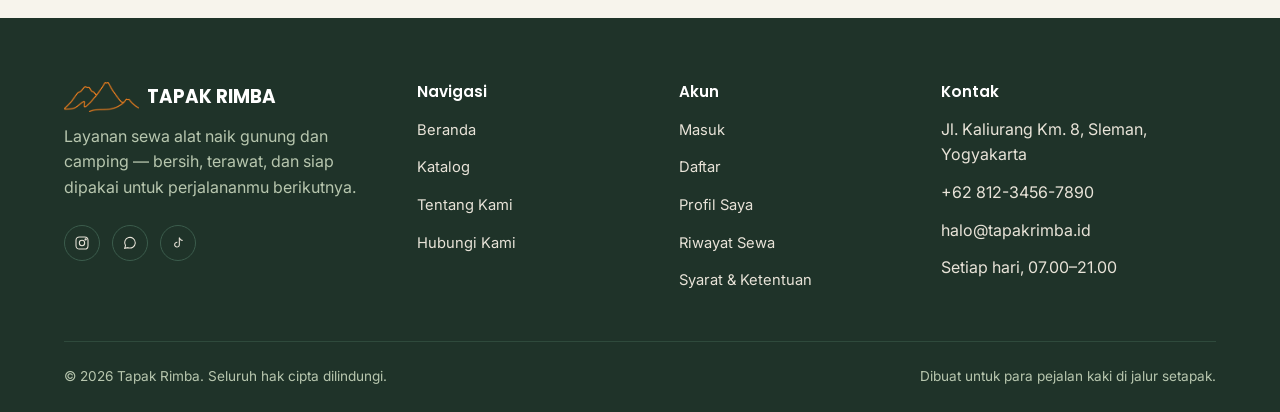
<file: riwayat.html>
<!DOCTYPE html>
<html lang="id">
<head>
<meta charset="UTF-8">
<meta name="viewport" content="width=device-width, initial-scale=1.0">
<title>Riwayat Sewa — Tapak Rimba</title>
<meta name="description" content="Pantau status penyewaan alat outdoor kamu, dari menunggu pembayaran hingga selesai.">

<link rel="preconnect" href="https://fonts.googleapis.com">
<link rel="preconnect" href="https://fonts.gstatic.com" crossorigin>
<link href="https://fonts.googleapis.com/css2?family=Inter:wght@400;500;600;700&family=Poppins:wght@600;700&display=swap" rel="stylesheet">

<link rel="stylesheet" href="style.css">
</head>
<body>

<!-- ================= NAVBAR (Sudah Login) ================= -->
<header class="navbar">
  <div class="container nav-inner">
    <a href="index.html" class="brand">
      <img class="brand-mark" src="logo.png" alt="Logo Tapak Rimba">
      <span class="brand-name">TAPAK <span>RIMBA</span></span>
    </a>

    <nav class="nav-links">
      <a href="index.html">Beranda</a>
      <a href="katalog.html">Katalog</a>
      <a href="about.html">Tentang Kami</a>
      <a href="contact.html">Kontak</a>
    </nav>

    <div class="nav-actions">
      <a href="keranjang.html" class="icon-btn" aria-label="Keranjang">
        <svg viewBox="0 0 24 24" fill="none" stroke-width="1.8" stroke-linecap="round" stroke-linejoin="round"><path d="M3 4h2l2.2 11.2a2 2 0 0 0 2 1.6h7.6a2 2 0 0 0 2-1.6L21 8H6"/><circle cx="9.5" cy="20" r="1.4"/><circle cx="17.5" cy="20" r="1.4"/></svg>
        <span class="cart-count">2</span>
      </a>
      <a href="dashboard.html" class="user-chip">
        <span class="avatar">BS</span>
        <span>Budi Santoso</span>
      </a>

      <button class="nav-toggle" aria-label="Buka menu" aria-expanded="false">
        <svg viewBox="0 0 24 24" fill="none" stroke-width="1.8" stroke-linecap="round"><path d="M3 6h18M3 12h18M3 18h18"/></svg>
      </button>
    </div>
  </div>
</header>

<!-- ================= PAGE HEADER ================= -->
<section class="page-header">
  <div class="container">
    <div class="breadcrumb">
      <a href="index.html">Beranda</a>
      <span class="sep">/</span>
      <a href="dashboard.html">Profil Saya</a>
      <span class="sep">/</span>
      <span class="current">Riwayat Sewa</span>
    </div>
    <h1>Riwayat Sewa</h1>
    <p>Pantau status penyewaan alatmu, dari menunggu pembayaran sampai selesai dikembalikan.</p>
  </div>
</section>

<!-- ================= RIWAYAT ================= -->
<section class="section">
  <div class="container dashboard-layout">

    <!-- ===== SIDEBAR AKUN ===== -->
    <nav class="dashboard-nav">
      <a href="dashboard.html">
        <svg viewBox="0 0 24 24" fill="none" stroke-width="1.8" stroke-linecap="round" stroke-linejoin="round"><circle cx="12" cy="8" r="4"/><path d="M4 20c0-4 3.6-7 8-7s8 3 8 7"/></svg>
        Profil Saya
      </a>
      <a href="riwayat.html" class="active">
        <svg viewBox="0 0 24 24" fill="none" stroke-width="1.8" stroke-linecap="round" stroke-linejoin="round"><circle cx="12" cy="12" r="9"/><path d="M12 7v5l3 3"/></svg>
        Riwayat Sewa
      </a>
      <a href="#">
        <svg viewBox="0 0 24 24" fill="none" stroke-width="1.8" stroke-linecap="round" stroke-linejoin="round"><path d="M12 21s7-5.4 7-11a7 7 0 0 0-14 0c0 5.6 7 11 7 11z"/><circle cx="12" cy="10" r="2.5"/></svg>
        Alamat Tersimpan
      </a>
      <div class="nav-divider"></div>
      <a href="login.html" class="logout">
        <svg viewBox="0 0 24 24" fill="none" stroke-width="1.8" stroke-linecap="round" stroke-linejoin="round"><path d="M9 21H5a2 2 0 0 1-2-2V5a2 2 0 0 1 2-2h4"/><path d="M16 17l5-5-5-5"/><path d="M21 12H9"/></svg>
        Keluar
      </a>
    </nav>

    <!-- ===== DAFTAR RIWAYAT ===== -->
    <div>

      <div class="status-tabs">
        <button type="button" class="status-tab active" data-filter="semua">Semua</button>
        <button type="button" class="status-tab" data-filter="pending">Menunggu Pembayaran</button>
        <button type="button" class="status-tab" data-filter="aktif">Sedang Berjalan</button>
        <button type="button" class="status-tab" data-filter="selesai">Selesai</button>
        <button type="button" class="status-tab" data-filter="terlambat">Terlambat</button>
      </div>

      <!-- Menunggu Pembayaran -->
      <div class="order-card" data-status="pending">
        <div class="order-card-header">
          <div>
            <span class="order-id">#TR-20261025-004</span>
            <span class="order-date">Dipesan 25 Okt 2026</span>
          </div>
          <span class="badge badge-pending">Menunggu Pembayaran</span>
        </div>
        <div class="order-card-body">
          <div class="order-items-preview">
            <div class="order-item-thumb"><svg viewBox="0 0 24 24" fill="none" stroke-width="1.5" stroke-linecap="round" stroke-linejoin="round"><circle cx="12" cy="9" r="4"/><path d="M9 21l1.5-8h3L15 21"/></svg></div>
          </div>
          <div class="order-items-text">
            Headlamp Petzl Tikka
            <span>Sewa 27–29 Okt 2026 · 2 hari</span>
          </div>
        </div>
        <div class="order-card-footer">
          <span class="order-total">Total <strong>Rp20.000</strong></span>
          <div class="order-actions">
            <a href="detail-produk.html" class="btn btn-ghost btn-sm">Lihat Detail</a>
            <a href="checkout.html" class="btn btn-primary btn-sm">Bayar Sekarang</a>
          </div>
        </div>
      </div>

      <!-- Sedang Berjalan -->
      <div class="order-card" data-status="aktif">
        <div class="order-card-header">
          <div>
            <span class="order-id">#TR-20261012-003</span>
            <span class="order-date">Dipesan 12 Okt 2026</span>
          </div>
          <span class="badge badge-aktif">Sedang Berjalan</span>
        </div>
        <div class="order-card-body">
          <div class="order-items-preview">
            <div class="order-item-thumb"><svg viewBox="0 0 24 24" fill="none" stroke-width="1.5" stroke-linecap="round" stroke-linejoin="round"><path d="M12 4l9 16H3z"/><path d="M12 4v16"/></svg></div>
            <div class="order-item-thumb"><svg viewBox="0 0 24 24" fill="none" stroke-width="1.5" stroke-linecap="round" stroke-linejoin="round"><circle cx="12" cy="14" r="6"/><path d="M9 4h6M12 4v4"/></svg></div>
          </div>
          <div class="order-items-text">
            Tenda Dome Consina 4 Orang, Kompor Portable
            <span>Sewa 12–15 Okt 2026 · 3 hari</span>
          </div>
        </div>
        <div class="order-card-footer">
          <span class="order-total">Total <strong>Rp264.000</strong></span>
          <div class="order-actions">
            <a href="contact.html" class="btn btn-ghost btn-sm">Hubungi CS</a>
            <a href="detail-produk.html" class="btn btn-outline btn-sm">Lihat Detail</a>
          </div>
        </div>
      </div>

      <!-- Terlambat -->
      <div class="order-card" data-status="terlambat">
        <div class="order-card-header">
          <div>
            <span class="order-id">#TR-20260928-002</span>
            <span class="order-date">Dipesan 28 Sep 2026</span>
          </div>
          <span class="badge badge-terlambat">Terlambat</span>
        </div>
        <div class="order-card-body">
          <div class="order-items-preview">
            <div class="order-item-thumb"><svg viewBox="0 0 24 24" fill="none" stroke-width="1.5" stroke-linecap="round" stroke-linejoin="round"><path d="M7 8V6a5 5 0 0 1 10 0v2"/><rect x="5" y="8" width="14" height="13" rx="2"/><path d="M9 12h6"/></svg></div>
          </div>
          <div class="order-items-text">
            Carrier Eiger 60L Explore
            <span>Seharusnya kembali 26 Sep 2026 · Terlambat 1 hari</span>
          </div>
        </div>
        <div class="order-card-footer">
          <span class="order-total">Denda Keterlambatan <strong>Rp15.000</strong></span>
          <div class="order-actions">
            <a href="checkout.html" class="btn btn-accent btn-sm">Bayar Denda</a>
          </div>
        </div>
      </div>

      <!-- Selesai -->
      <div class="order-card" data-status="selesai">
        <div class="order-card-header">
          <div>
            <span class="order-id">#TR-20260901-001</span>
            <span class="order-date">Dipesan 1 Sep 2026</span>
          </div>
          <span class="badge badge-selesai">Selesai</span>
        </div>
        <div class="order-card-body">
          <div class="order-items-preview">
            <div class="order-item-thumb"><svg viewBox="0 0 24 24" fill="none" stroke-width="1.5" stroke-linecap="round" stroke-linejoin="round"><path d="M4 18c0-5 4-9 8-9s8 4 8 9"/><path d="M4 18h16"/></svg></div>
            <div class="order-item-thumb"><svg viewBox="0 0 24 24" fill="none" stroke-width="1.5" stroke-linecap="round" stroke-linejoin="round"><path d="M4 20l4-16h2l-1 6h6l1-6h2l-4 16"/></svg></div>
          </div>
          <div class="order-items-text">
            Sleeping Bag Rei -5°C, Trekking Pole Sepasang
            <span>Sewa 1–4 Sep 2026 · 3 hari</span>
          </div>
        </div>
        <div class="order-card-footer">
          <span class="order-total">Total <strong>Rp96.000</strong></span>
          <div class="order-actions">
            <a href="katalog.html" class="btn btn-ghost btn-sm">Sewa Lagi</a>
            <a href="detail-produk.html#ulasan" class="btn btn-outline btn-sm">Beri Ulasan</a>
          </div>
        </div>
      </div>

    </div>
  </div>
</section>

<!-- ================= FOOTER ================= -->
<footer class="site-footer">
  <div class="container">
    <div class="footer-grid">
      <div class="footer-brand">
        <a href="index.html" class="brand">
          <img class="brand-mark" src="logo.png" alt="Logo Tapak Rimba">
          <span class="brand-name">TAPAK RIMBA</span>
        </a>
        <p>Layanan sewa alat naik gunung dan camping — bersih, terawat, dan siap dipakai untuk perjalananmu berikutnya.</p>
        <div class="footer-social">
          <a href="#" aria-label="Instagram"><svg viewBox="0 0 24 24" fill="none" stroke-width="1.6"><rect x="3" y="3" width="18" height="18" rx="5"/><circle cx="12" cy="12" r="4"/><circle cx="17.5" cy="6.5" r="1"/></svg></a>
          <a href="#" aria-label="WhatsApp"><svg viewBox="0 0 24 24" fill="none" stroke-width="1.6"><path d="M4 20l1.3-4A8 8 0 1 1 9 19l-5 1z"/></svg></a>
          <a href="#" aria-label="TikTok"><svg viewBox="0 0 24 24" fill="none" stroke-width="1.6"><path d="M14 4v10.5a3.5 3.5 0 1 1-3-3.46"/><path d="M14 4c.5 2.5 2 4 5 4.3"/></svg></a>
        </div>
      </div>

      <div class="footer-col">
        <h4>Navigasi</h4>
        <ul>
          <li><a href="index.html">Beranda</a></li>
          <li><a href="katalog.html">Katalog</a></li>
          <li><a href="about.html">Tentang Kami</a></li>
          <li><a href="contact.html">Hubungi Kami</a></li>
        </ul>
      </div>

      <div class="footer-col">
        <h4>Akun</h4>
        <ul>
          <li><a href="login.html">Masuk</a></li>
          <li><a href="register.html">Daftar</a></li>
          <li><a href="dashboard.html">Profil Saya</a></li>
          <li><a href="riwayat.html">Riwayat Sewa</a></li>
          <li><a href="syarat.html">Syarat &amp; Ketentuan</a></li>
        </ul>
      </div>

      <div class="footer-col">
        <h4>Kontak</h4>
        <ul>
          <li>Jl. Kaliurang Km. 8, Sleman, Yogyakarta</li>
          <li>+62 812-3456-7890</li>
          <li>halo@tapakrimba.id</li>
          <li>Setiap hari, 07.00–21.00</li>
        </ul>
      </div>
    </div>

    <div class="footer-bottom">
      <span>© <span id="current-year">2026</span> Tapak Rimba. Seluruh hak cipta dilindungi.</span>
      <span>Dibuat untuk para pejalan kaki di jalur setapak.</span>
    </div>
  </div>
</footer>

<script src="main.js"></script>
</body>
</html>
</file>
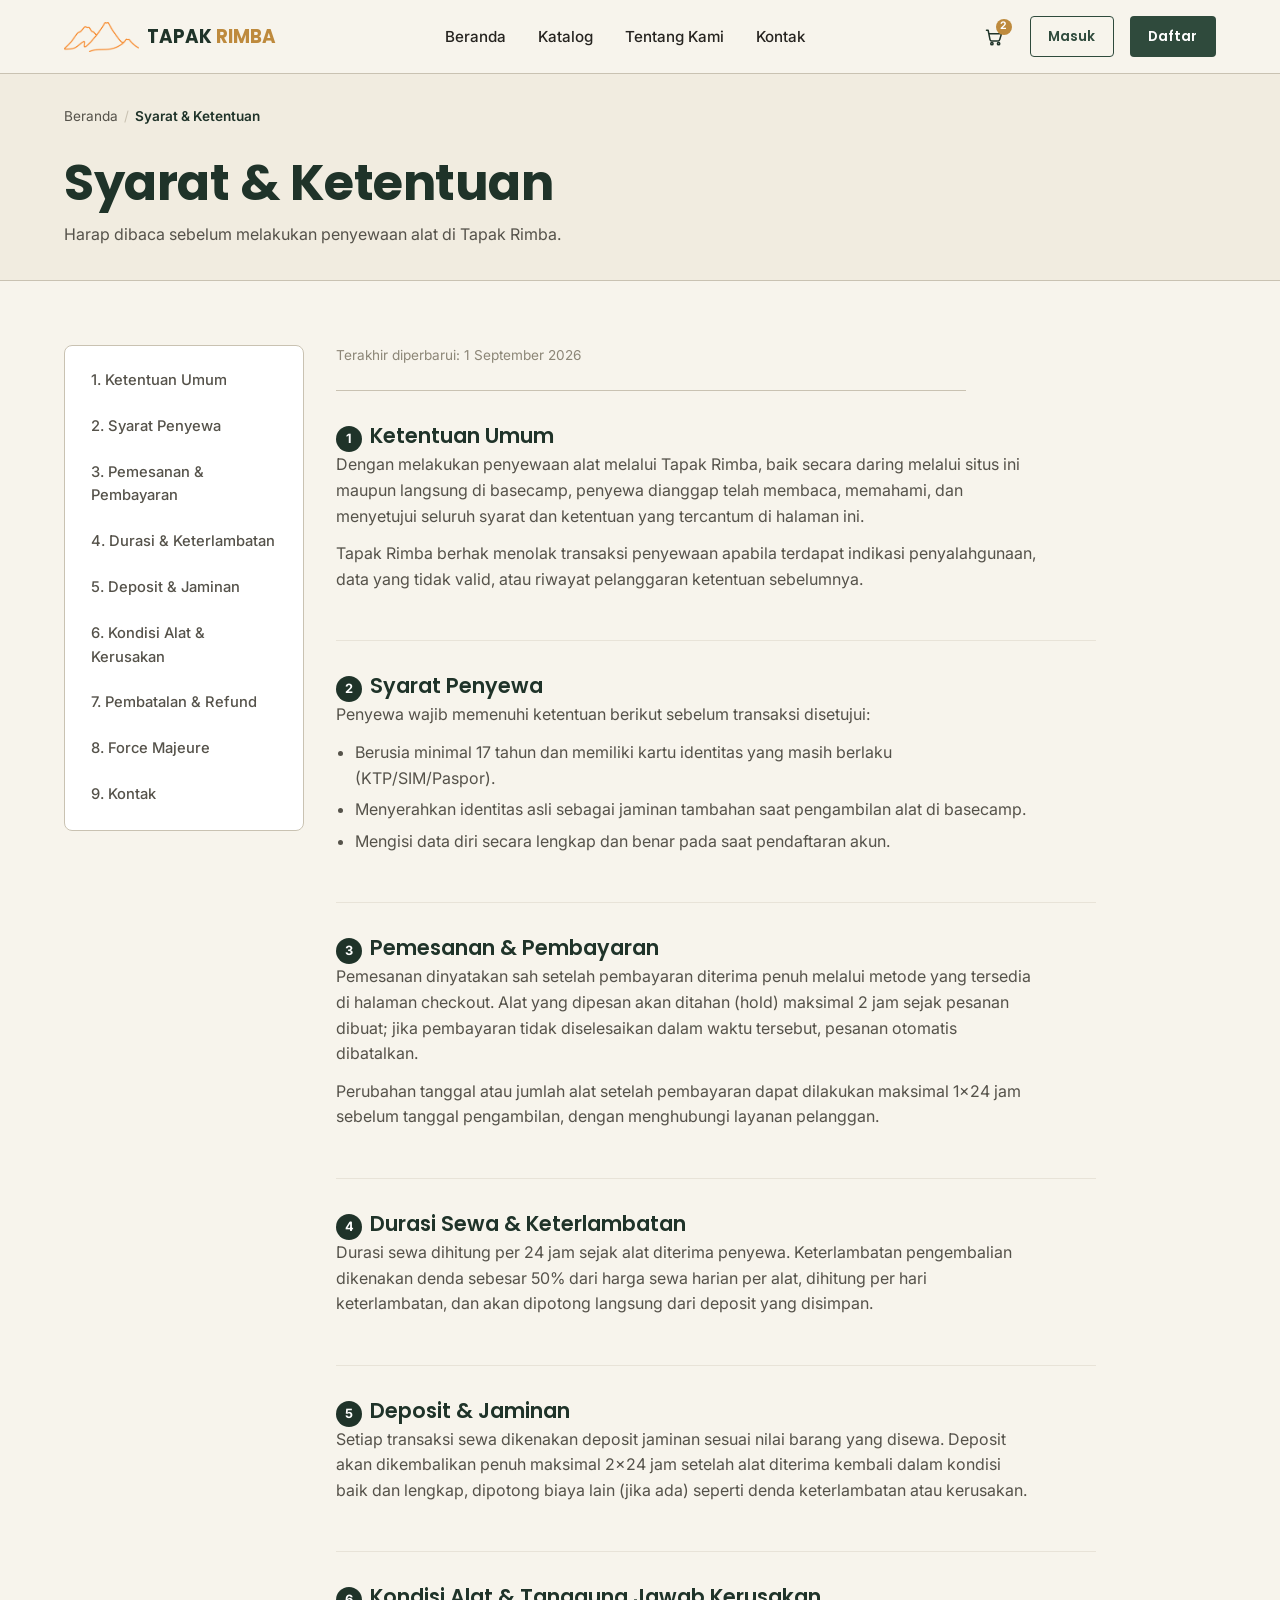
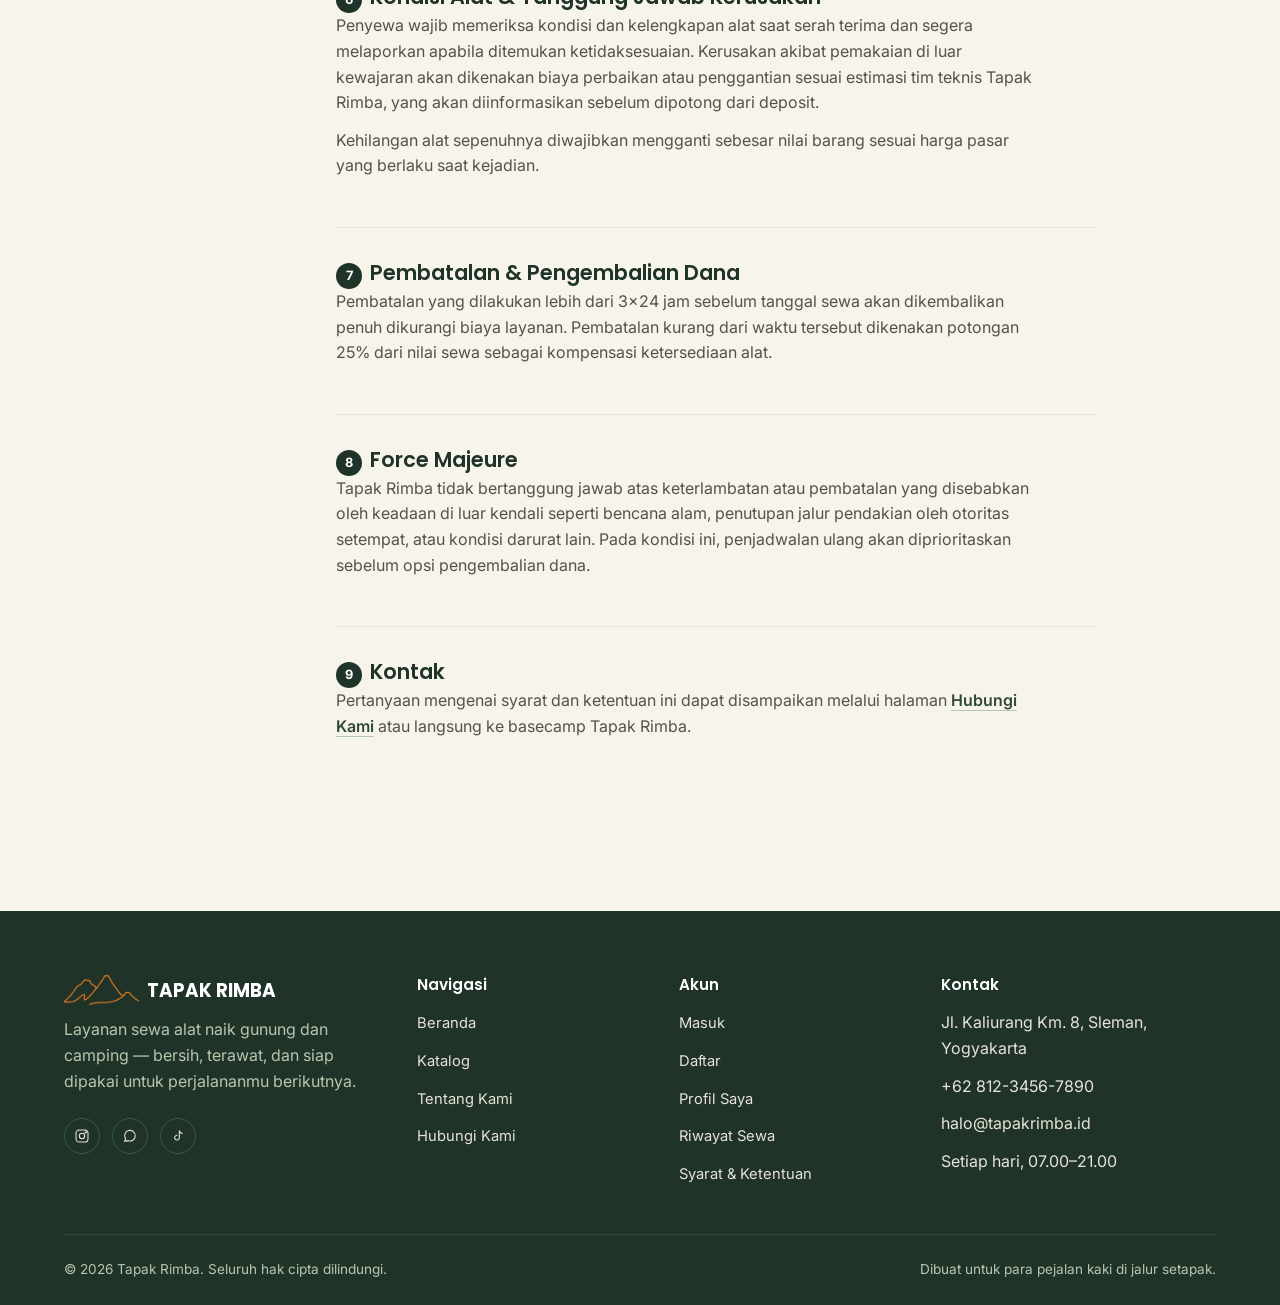
<file: syarat.html>
<!DOCTYPE html>
<html lang="id">
<head>
<meta charset="UTF-8">
<meta name="viewport" content="width=device-width, initial-scale=1.0">
<title>Syarat &amp; Ketentuan — Tapak Rimba</title>
<meta name="description" content="Syarat dan ketentuan penyewaan alat outdoor di Tapak Rimba, termasuk deposit, keterlambatan, dan tanggung jawab kerusakan.">

<link rel="preconnect" href="https://fonts.googleapis.com">
<link rel="preconnect" href="https://fonts.gstatic.com" crossorigin>
<link href="https://fonts.googleapis.com/css2?family=Inter:wght@400;500;600;700&family=Poppins:wght@600;700&display=swap" rel="stylesheet">

<link rel="stylesheet" href="style.css">
</head>
<body>

<!-- ================= NAVBAR ================= -->
<header class="navbar">
  <div class="container nav-inner">
    <a href="index.html" class="brand">
      <img class="brand-mark" src="logo.png" alt="Logo Tapak Rimba">
      <span class="brand-name">TAPAK <span>RIMBA</span></span>
    </a>

    <nav class="nav-links">
      <a href="index.html">Beranda</a>
      <a href="katalog.html">Katalog</a>
      <a href="about.html">Tentang Kami</a>
      <a href="contact.html">Kontak</a>
    </nav>

    <div class="nav-actions">
      <a href="keranjang.html" class="icon-btn" aria-label="Keranjang">
        <svg viewBox="0 0 24 24" fill="none" stroke-width="1.8" stroke-linecap="round" stroke-linejoin="round"><path d="M3 4h2l2.2 11.2a2 2 0 0 0 2 1.6h7.6a2 2 0 0 0 2-1.6L21 8H6"/><circle cx="9.5" cy="20" r="1.4"/><circle cx="17.5" cy="20" r="1.4"/></svg>
        <span class="cart-count">2</span>
      </a>
      <a href="login.html" class="btn btn-outline btn-sm">Masuk</a>
      <a href="register.html" class="btn btn-primary btn-sm">Daftar</a>

      <button class="nav-toggle" aria-label="Buka menu" aria-expanded="false">
        <svg viewBox="0 0 24 24" fill="none" stroke-width="1.8" stroke-linecap="round"><path d="M3 6h18M3 12h18M3 18h18"/></svg>
      </button>
    </div>
  </div>
</header>

<!-- ================= PAGE HEADER ================= -->
<section class="page-header">
  <div class="container">
    <div class="breadcrumb">
      <a href="index.html">Beranda</a>
      <span class="sep">/</span>
      <span class="current">Syarat &amp; Ketentuan</span>
    </div>
    <h1>Syarat &amp; Ketentuan</h1>
    <p>Harap dibaca sebelum melakukan penyewaan alat di Tapak Rimba.</p>
  </div>
</section>

<!-- ================= KONTEN ================= -->
<section class="section">
  <div class="container dashboard-layout">

    <!-- ===== DAFTAR ISI ===== -->
    <nav class="dashboard-nav">
      <a href="#ketentuan-umum">1. Ketentuan Umum</a>
      <a href="#syarat-penyewa">2. Syarat Penyewa</a>
      <a href="#pemesanan-pembayaran">3. Pemesanan &amp; Pembayaran</a>
      <a href="#durasi-keterlambatan">4. Durasi &amp; Keterlambatan</a>
      <a href="#deposit-jaminan">5. Deposit &amp; Jaminan</a>
      <a href="#kondisi-alat">6. Kondisi Alat &amp; Kerusakan</a>
      <a href="#pembatalan-refund">7. Pembatalan &amp; Refund</a>
      <a href="#force-majeure">8. Force Majeure</a>
      <a href="#kontak-syarat">9. Kontak</a>
    </nav>

    <!-- ===== ARTIKEL ===== -->
    <article class="legal-content" style="max-width:760px;">
      <p class="updated-note">Terakhir diperbarui: 1 September 2026</p>

      <h2 id="ketentuan-umum"><span class="section-num">1</span>Ketentuan Umum</h2>
      <p>Dengan melakukan penyewaan alat melalui Tapak Rimba, baik secara daring melalui situs ini maupun langsung di basecamp, penyewa dianggap telah membaca, memahami, dan menyetujui seluruh syarat dan ketentuan yang tercantum di halaman ini.</p>
      <p>Tapak Rimba berhak menolak transaksi penyewaan apabila terdapat indikasi penyalahgunaan, data yang tidak valid, atau riwayat pelanggaran ketentuan sebelumnya.</p>

      <h2 id="syarat-penyewa"><span class="section-num">2</span>Syarat Penyewa</h2>
      <p>Penyewa wajib memenuhi ketentuan berikut sebelum transaksi disetujui:</p>
      <ul>
        <li>Berusia minimal 17 tahun dan memiliki kartu identitas yang masih berlaku (KTP/SIM/Paspor).</li>
        <li>Menyerahkan identitas asli sebagai jaminan tambahan saat pengambilan alat di basecamp.</li>
        <li>Mengisi data diri secara lengkap dan benar pada saat pendaftaran akun.</li>
      </ul>

      <h2 id="pemesanan-pembayaran"><span class="section-num">3</span>Pemesanan &amp; Pembayaran</h2>
      <p>Pemesanan dinyatakan sah setelah pembayaran diterima penuh melalui metode yang tersedia di halaman checkout. Alat yang dipesan akan ditahan (hold) maksimal 2 jam sejak pesanan dibuat; jika pembayaran tidak diselesaikan dalam waktu tersebut, pesanan otomatis dibatalkan.</p>
      <p>Perubahan tanggal atau jumlah alat setelah pembayaran dapat dilakukan maksimal 1×24 jam sebelum tanggal pengambilan, dengan menghubungi layanan pelanggan.</p>

      <h2 id="durasi-keterlambatan"><span class="section-num">4</span>Durasi Sewa &amp; Keterlambatan</h2>
      <p>Durasi sewa dihitung per 24 jam sejak alat diterima penyewa. Keterlambatan pengembalian dikenakan denda sebesar 50% dari harga sewa harian per alat, dihitung per hari keterlambatan, dan akan dipotong langsung dari deposit yang disimpan.</p>

      <h2 id="deposit-jaminan"><span class="section-num">5</span>Deposit &amp; Jaminan</h2>
      <p>Setiap transaksi sewa dikenakan deposit jaminan sesuai nilai barang yang disewa. Deposit akan dikembalikan penuh maksimal 2×24 jam setelah alat diterima kembali dalam kondisi baik dan lengkap, dipotong biaya lain (jika ada) seperti denda keterlambatan atau kerusakan.</p>

      <h2 id="kondisi-alat"><span class="section-num">6</span>Kondisi Alat &amp; Tanggung Jawab Kerusakan</h2>
      <p>Penyewa wajib memeriksa kondisi dan kelengkapan alat saat serah terima dan segera melaporkan apabila ditemukan ketidaksesuaian. Kerusakan akibat pemakaian di luar kewajaran akan dikenakan biaya perbaikan atau penggantian sesuai estimasi tim teknis Tapak Rimba, yang akan diinformasikan sebelum dipotong dari deposit.</p>
      <p>Kehilangan alat sepenuhnya diwajibkan mengganti sebesar nilai barang sesuai harga pasar yang berlaku saat kejadian.</p>

      <h2 id="pembatalan-refund"><span class="section-num">7</span>Pembatalan &amp; Pengembalian Dana</h2>
      <p>Pembatalan yang dilakukan lebih dari 3×24 jam sebelum tanggal sewa akan dikembalikan penuh dikurangi biaya layanan. Pembatalan kurang dari waktu tersebut dikenakan potongan 25% dari nilai sewa sebagai kompensasi ketersediaan alat.</p>

      <h2 id="force-majeure"><span class="section-num">8</span>Force Majeure</h2>
      <p>Tapak Rimba tidak bertanggung jawab atas keterlambatan atau pembatalan yang disebabkan oleh keadaan di luar kendali seperti bencana alam, penutupan jalur pendakian oleh otoritas setempat, atau kondisi darurat lain. Pada kondisi ini, penjadwalan ulang akan diprioritaskan sebelum opsi pengembalian dana.</p>

      <h2 id="kontak-syarat"><span class="section-num">9</span>Kontak</h2>
      <p>Pertanyaan mengenai syarat dan ketentuan ini dapat disampaikan melalui halaman <a href="contact.html" class="link-inline">Hubungi Kami</a> atau langsung ke basecamp Tapak Rimba.</p>
    </article>

  </div>
</section>

<!-- ================= FOOTER ================= -->
<footer class="site-footer">
  <div class="container">
    <div class="footer-grid">
      <div class="footer-brand">
        <a href="index.html" class="brand">
          <img class="brand-mark" src="logo.png" alt="Logo Tapak Rimba">
          <span class="brand-name">TAPAK RIMBA</span>
        </a>
        <p>Layanan sewa alat naik gunung dan camping — bersih, terawat, dan siap dipakai untuk perjalananmu berikutnya.</p>
        <div class="footer-social">
          <a href="#" aria-label="Instagram"><svg viewBox="0 0 24 24" fill="none" stroke-width="1.6"><rect x="3" y="3" width="18" height="18" rx="5"/><circle cx="12" cy="12" r="4"/><circle cx="17.5" cy="6.5" r="1"/></svg></a>
          <a href="#" aria-label="WhatsApp"><svg viewBox="0 0 24 24" fill="none" stroke-width="1.6"><path d="M4 20l1.3-4A8 8 0 1 1 9 19l-5 1z"/></svg></a>
          <a href="#" aria-label="TikTok"><svg viewBox="0 0 24 24" fill="none" stroke-width="1.6"><path d="M14 4v10.5a3.5 3.5 0 1 1-3-3.46"/><path d="M14 4c.5 2.5 2 4 5 4.3"/></svg></a>
        </div>
      </div>

      <div class="footer-col">
        <h4>Navigasi</h4>
        <ul>
          <li><a href="index.html">Beranda</a></li>
          <li><a href="katalog.html">Katalog</a></li>
          <li><a href="about.html">Tentang Kami</a></li>
          <li><a href="contact.html">Hubungi Kami</a></li>
        </ul>
      </div>

      <div class="footer-col">
        <h4>Akun</h4>
        <ul>
          <li><a href="login.html">Masuk</a></li>
          <li><a href="register.html">Daftar</a></li>
          <li><a href="dashboard.html">Profil Saya</a></li>
          <li><a href="riwayat.html">Riwayat Sewa</a></li>
          <li><a href="syarat.html">Syarat &amp; Ketentuan</a></li>
        </ul>
      </div>

      <div class="footer-col">
        <h4>Kontak</h4>
        <ul>
          <li>Jl. Kaliurang Km. 8, Sleman, Yogyakarta</li>
          <li>+62 812-3456-7890</li>
          <li>halo@tapakrimba.id</li>
          <li>Setiap hari, 07.00–21.00</li>
        </ul>
      </div>
    </div>

    <div class="footer-bottom">
      <span>© <span id="current-year">2026</span> Tapak Rimba. Seluruh hak cipta dilindungi.</span>
      <span>Dibuat untuk para pejalan kaki di jalur setapak.</span>
    </div>
  </div>
</footer>

<script src="main.js"></script>
</body>
</html>
</file>
<file: style.css>
/* =========================================================
   TAPAK RIMBA — Sewa Alat Outdoor
   Main Stylesheet (dipakai di seluruh 12 halaman)
   Font: Poppins (heading) + Inter (body) — dimuat via <link> di tiap HTML
   ========================================================= */

/* -------------------- 1. RESET -------------------- */
*, *::before, *::after { box-sizing: border-box; }
html, body, h1, h2, h3, h4, p, ul, ol, li, figure, blockquote { margin: 0; padding: 0; }
ul, ol { list-style: none; }
a { text-decoration: none; color: inherit; }
img, svg { max-width: 100%; display: block; }
button, input, select, textarea { font: inherit; color: inherit; }
button { cursor: pointer; background: none; border: none; }
table { border-collapse: collapse; width: 100%; }

/* -------------------- 2. DESIGN TOKENS -------------------- */
:root {
  /* Warna — earth tones */
  --pine-900: #1F3329;
  --pine-700: #2F4A3C;
  --pine-600: #3B5C4C;
  --sage-500: #7C9473;
  --sage-300: #B7C6AE;
  --cream-50: #F7F4EC;
  --cream-100: #F1ECE0;
  --stone-200: #E8E3D8;
  --stone-400: #C9C2B2;
  --stone-600: #8C8677;
  --ink-900: #262420;
  --ink-600: #55524A;
  --ochre-500: #BE8A3D;
  --ochre-600: #A5752E;
  --white: #FFFFFF;
  --danger: #B23A2E;
  --success: #3E7A4C;
  --warning: #C99A2E;

  /* Tipografi */
  --font-heading: 'Poppins', sans-serif;
  --font-body: 'Inter', sans-serif;

  /* Spasi */
  --space-1: 4px;
  --space-2: 8px;
  --space-3: 12px;
  --space-4: 16px;
  --space-5: 24px;
  --space-6: 32px;
  --space-7: 48px;
  --space-8: 64px;
  --space-9: 96px;

  /* Layout */
  --container-max: 1200px;
  --radius-sm: 4px;
  --radius-md: 8px;
  --shadow-soft: 0 4px 16px rgba(31, 51, 41, 0.08);
  --border-hairline: 1px solid var(--stone-400);
}

/* -------------------- 3. BASE TYPOGRAFI -------------------- */
html { scroll-behavior: smooth; }

body {
  font-family: var(--font-body);
  background: var(--cream-50);
  color: var(--ink-900);
  font-size: 16px;
  line-height: 1.6;
  -webkit-font-smoothing: antialiased;
}

h1, h2, h3, h4 {
  font-family: var(--font-heading);
  color: var(--pine-900);
  line-height: 1.25;
  font-weight: 600;
}

h1 { font-size: clamp(2rem, 1.5rem + 2vw, 3.25rem); font-weight: 700; letter-spacing: -0.01em; }
h2 { font-size: clamp(1.6rem, 1.3rem + 1.2vw, 2.25rem); }
h3 { font-size: 1.25rem; }
h4 { font-size: 1.05rem; }

p { color: var(--ink-600); max-width: 65ch; }
p.lead { font-size: 1.125rem; color: var(--ink-600); }

.section-eyebrow {
  display: inline-block;
  font-family: var(--font-heading);
  font-size: 0.8rem;
  font-weight: 600;
  color: var(--sage-500);
  margin-bottom: var(--space-2);
}

a.link-inline {
  color: var(--pine-700);
  font-weight: 600;
  border-bottom: 1px solid var(--sage-300);
}
a.link-inline:hover { border-color: var(--pine-700); }

:focus-visible {
  outline: 2px solid var(--ochre-500);
  outline-offset: 2px;
}

::selection { background: var(--sage-300); color: var(--pine-900); }

/* -------------------- 4. LAYOUT HELPERS -------------------- */
.container {
  width: 100%;
  max-width: var(--container-max);
  margin-inline: auto;
  padding-inline: var(--space-5);
}

.section { padding-block: var(--space-8); }
.section-tight { padding-block: var(--space-6); }

.flex { display: flex; }
.flex-center { display: flex; align-items: center; justify-content: center; }
.flex-between { display: flex; align-items: center; justify-content: space-between; }
.flex-col { display: flex; flex-direction: column; }
.gap-2 { gap: var(--space-2); }
.gap-3 { gap: var(--space-3); }
.gap-4 { gap: var(--space-4); }
.gap-5 { gap: var(--space-5); }

.grid { display: grid; gap: var(--space-5); }
.grid-2 { grid-template-columns: repeat(2, 1fr); }
.grid-3 { grid-template-columns: repeat(3, 1fr); }
.grid-4 { grid-template-columns: repeat(4, 1fr); }

.text-center { text-align: center; }
.mt-2{margin-top:var(--space-2);} .mt-3{margin-top:var(--space-3);} .mt-4{margin-top:var(--space-4);}
.mt-5{margin-top:var(--space-5);} .mt-6{margin-top:var(--space-6);}
.mb-2{margin-bottom:var(--space-2);} .mb-3{margin-bottom:var(--space-3);} .mb-4{margin-bottom:var(--space-4);}
.mb-5{margin-bottom:var(--space-5);} .mb-6{margin-bottom:var(--space-6);}

.visually-hidden {
  position: absolute; width: 1px; height: 1px; overflow: hidden;
  clip: rect(0 0 0 0); white-space: nowrap;
}

.section-header {
  display: flex;
  align-items: flex-end;
  justify-content: space-between;
  gap: var(--space-5);
  margin-bottom: var(--space-6);
}

/* -------------------- 5. TOMBOL -------------------- */
.btn {
  display: inline-flex;
  align-items: center;
  justify-content: center;
  gap: var(--space-2);
  font-family: var(--font-heading);
  font-weight: 600;
  font-size: 0.95rem;
  padding: 0.85rem 1.6rem;
  border-radius: var(--radius-sm);
  border: 1px solid transparent;
  transition: background 0.15s ease, color 0.15s ease, border-color 0.15s ease, transform 0.1s ease;
  white-space: nowrap;
}
.btn:active { transform: translateY(1px); }

.btn-primary { background: var(--pine-700); color: var(--white); }
.btn-primary:hover { background: var(--pine-900); }

.btn-accent { background: var(--ochre-500); color: var(--white); }
.btn-accent:hover { background: var(--ochre-600); }

.btn-outline { background: transparent; border-color: var(--pine-700); color: var(--pine-700); }
.btn-outline:hover { background: var(--pine-700); color: var(--white); }

.btn-ghost { background: transparent; color: var(--pine-900); }
.btn-ghost:hover { background: var(--stone-200); }

.btn-sm { padding: 0.55rem 1.1rem; font-size: 0.85rem; }
.btn-block { width: 100%; }
.btn[disabled] { opacity: 0.5; cursor: not-allowed; }

/* -------------------- 6. NAVBAR -------------------- */
.navbar {
  position: sticky;
  top: 0;
  z-index: 100;
  background: var(--cream-50);
  border-bottom: 1px solid var(--stone-400);
}

.nav-inner {
  display: flex;
  align-items: center;
  justify-content: space-between;
  padding-block: var(--space-4);
  gap: var(--space-5);
}

.brand {
  display: flex;
  align-items: center;
  gap: var(--space-2);
  font-family: var(--font-heading);
  font-weight: 700;
  font-size: 1.15rem;
  color: var(--pine-900);
}
.brand-mark { height: 30px; width: auto; flex-shrink: 0; display: block; }
.brand-name span { color: var(--ochre-500); }

.nav-links {
  display: flex;
  align-items: center;
  gap: var(--space-6);
  font-weight: 500;
  font-size: 0.95rem;
}
.nav-links a { position: relative; padding-block: 4px; color: var(--ink-900); }
.nav-links a:hover, .nav-links a.active { color: var(--pine-700); }
.nav-links a.active::after {
  content: "";
  position: absolute; left: 0; right: 0; bottom: -4px;
  height: 2px; background: var(--ochre-500);
}

.nav-actions { display: flex; align-items: center; gap: var(--space-4); }

.icon-btn {
  position: relative;
  display: inline-flex;
  align-items: center;
  justify-content: center;
  width: 40px; height: 40px;
  border-radius: var(--radius-sm);
}
.icon-btn:hover { background: var(--stone-200); }
.icon-btn svg { width: 20px; height: 20px; stroke: var(--pine-900); }

.cart-count {
  position: absolute; top: 2px; right: 2px;
  background: var(--ochre-500); color: var(--white);
  font-size: 0.65rem; font-weight: 700;
  width: 16px; height: 16px; border-radius: 50%;
  display: flex; align-items: center; justify-content: center;
}

.user-chip {
  display: flex;
  align-items: center;
  gap: var(--space-2);
  padding: 6px 10px 6px 6px;
  border-radius: 999px;
  border: 1px solid var(--stone-400);
}
.user-chip:hover { border-color: var(--pine-700); }
.user-chip .avatar {
  width: 28px; height: 28px; border-radius: 50%;
  background: var(--sage-300);
  color: var(--pine-900);
  font-family: var(--font-heading); font-weight: 700; font-size: 0.75rem;
  display: flex; align-items: center; justify-content: center;
}
.user-chip span { font-size: 0.88rem; font-weight: 600; color: var(--pine-900); }

.nav-toggle { display: none; }

/* -------------------- 7. FOOTER -------------------- */
.site-footer {
  background: var(--pine-900);
  color: var(--stone-200);
  padding-block: var(--space-8) var(--space-5);
  margin-top: var(--space-9);
}

.footer-grid {
  display: grid;
  grid-template-columns: 1.4fr 1fr 1fr 1.2fr;
  gap: var(--space-6);
  padding-bottom: var(--space-7);
}

.footer-brand .brand { color: var(--white); }
.footer-brand p { color: var(--sage-300); margin-top: var(--space-3); max-width: 32ch; }

.footer-col h4 { color: var(--white); font-size: 0.95rem; margin-bottom: var(--space-4); }
.footer-col ul { display: flex; flex-direction: column; gap: var(--space-3); }
.footer-col a { color: var(--stone-200); font-size: 0.92rem; }
.footer-col a:hover { color: var(--ochre-500); }

.footer-social { display: flex; gap: var(--space-3); margin-top: var(--space-5); }
.footer-social a {
  width: 36px; height: 36px; border-radius: 50%;
  border: 1px solid var(--pine-600);
  display: flex; align-items: center; justify-content: center;
}
.footer-social svg { width: 16px; height: 16px; stroke: var(--stone-200); }
.footer-social a:hover { background: var(--pine-700); }

.footer-bottom {
  border-top: 1px solid var(--pine-700);
  padding-top: var(--space-5);
  display: flex;
  justify-content: space-between;
  align-items: center;
  font-size: 0.85rem;
  color: var(--sage-300);
  flex-wrap: wrap;
  gap: var(--space-3);
}

/* -------------------- 8. KARTU (produk / kategori) -------------------- */
.card {
  background: var(--white);
  border: 1px solid var(--stone-400);
  border-radius: var(--radius-md);
  overflow: hidden;
  transition: border-color 0.15s ease, transform 0.15s ease;
}

.product-card { display: flex; flex-direction: column; }
.product-card:hover { border-color: var(--pine-700); transform: translateY(-3px); }

.product-thumb {
  aspect-ratio: 4 / 3;
  background: var(--cream-100);
  display: flex;
  align-items: center;
  justify-content: center;
  position: relative;
  border-bottom: 1px solid var(--stone-400);
}
.product-thumb svg { width: 46%; height: 46%; stroke: var(--pine-700); }

.product-tag {
  position: absolute;
  top: var(--space-3); left: var(--space-3);
  background: var(--pine-900);
  color: var(--white);
  font-size: 0.7rem;
  font-weight: 600;
  font-family: var(--font-heading);
  padding: 3px 10px;
  border-radius: 2px;
}
.product-tag.tag-baru { background: var(--ochre-500); }
.product-tag.tag-habis { background: var(--stone-600); }

.product-body { padding: var(--space-4); display: flex; flex-direction: column; gap: var(--space-2); flex: 1; }
.product-category { font-size: 0.78rem; color: var(--sage-500); font-weight: 600; }
.product-title { font-size: 1.02rem; font-weight: 600; color: var(--pine-900); font-family: var(--font-heading); }

.product-meta { display: flex; align-items: center; gap: 4px; font-size: 0.85rem; color: var(--ink-600); }
.product-meta svg { width: 14px; height: 14px; stroke: var(--ochre-500); }

.product-footer {
  display: flex;
  align-items: center;
  justify-content: space-between;
  margin-top: auto;
  padding-top: var(--space-3);
  border-top: 1px dashed var(--stone-400);
}
.product-price { font-family: var(--font-heading); font-weight: 700; color: var(--pine-900); }
.product-price small { font-family: var(--font-body); font-weight: 400; color: var(--ink-600); font-size: 0.75rem; }

.category-card {
  background: var(--white);
  border: 1px solid var(--stone-400);
  border-radius: var(--radius-md);
  padding: var(--space-5);
  display: flex;
  flex-direction: column;
  align-items: flex-start;
  gap: var(--space-3);
  transition: border-color 0.15s ease, transform 0.15s ease;
}
.category-card:hover { border-color: var(--sage-500); transform: translateY(-3px); }
.category-icon {
  width: 48px; height: 48px;
  border-radius: var(--radius-sm);
  background: var(--cream-100);
  display: flex; align-items: center; justify-content: center;
}
.category-icon svg { width: 26px; height: 26px; stroke: var(--pine-700); }
.category-card h4 { font-size: 1rem; }
.category-card span { font-size: 0.85rem; color: var(--ink-600); }

/* -------------------- 9. BADGE / STATUS -------------------- */
.badge {
  display: inline-flex;
  align-items: center;
  gap: 6px;
  font-size: 0.78rem;
  font-weight: 600;
  padding: 4px 12px;
  border-radius: 999px;
}
.badge::before { content: ""; width: 6px; height: 6px; border-radius: 50%; background: currentColor; }

.badge-aktif    { background: #E7F1E9; color: var(--success); }
.badge-pending  { background: #FBF1DD; color: var(--warning); }
.badge-selesai  { background: #E7ECE8; color: var(--ink-600); }
.badge-terlambat{ background: #F7E4E1; color: var(--danger); }

/* -------------------- 10. FORM -------------------- */
.form-group { margin-bottom: var(--space-4); }
.form-group label {
  display: block;
  font-size: 0.88rem;
  font-weight: 600;
  color: var(--pine-900);
  margin-bottom: var(--space-2);
}
.form-control {
  width: 100%;
  padding: 0.75rem 1rem;
  border: 1px solid var(--stone-400);
  border-radius: var(--radius-sm);
  background: var(--white);
  font-size: 0.95rem;
  transition: border-color 0.15s ease;
}
.form-control:focus { border-color: var(--pine-700); outline: none; }
.form-hint { font-size: 0.8rem; color: var(--stone-600); margin-top: 4px; }
.form-error { font-size: 0.8rem; color: var(--danger); margin-top: 4px; }

.form-check { display: flex; align-items: center; gap: var(--space-2); font-size: 0.9rem; }
.form-check input { width: 16px; height: 16px; accent-color: var(--pine-700); }

.auth-card {
  max-width: 440px;
  margin-inline: auto;
  background: var(--white);
  border: 1px solid var(--stone-400);
  border-radius: var(--radius-md);
  padding: var(--space-7) var(--space-6);
}

/* -------------------- 11. TABEL -------------------- */
.table-wrap { overflow-x: auto; border: 1px solid var(--stone-400); border-radius: var(--radius-md); }
.table th, .table td {
  text-align: left;
  padding: var(--space-3) var(--space-4);
  border-bottom: 1px solid var(--stone-200);
  font-size: 0.9rem;
  white-space: nowrap;
}
.table th { background: var(--cream-100); color: var(--pine-900); font-family: var(--font-heading); font-weight: 600; }
.table tr:last-child td { border-bottom: none; }

/* -------------------- 12. ALERT / BREADCRUMB -------------------- */
.alert { padding: var(--space-4); border-radius: var(--radius-sm); font-size: 0.9rem; border: 1px solid transparent; }
.alert-success { background: #E7F1E9; color: var(--success); border-color: #BFDCC5; }
.alert-error { background: #F7E4E1; color: var(--danger); border-color: #EABDB6; }
.alert-info { background: var(--cream-100); color: var(--ink-900); border-color: var(--stone-400); }

.breadcrumb { display: flex; align-items: center; gap: 6px; font-size: 0.85rem; color: var(--ink-600); margin-bottom: var(--space-5); }
.breadcrumb a { color: var(--ink-600); }
.breadcrumb a:hover { color: var(--pine-700); }
.breadcrumb .sep { color: var(--stone-400); }
.breadcrumb .current { color: var(--pine-900); font-weight: 600; }

/* -------------------- 13. HERO (Beranda) -------------------- */
.hero {
  position: relative;
  background: var(--cream-100);
  overflow: hidden;
  border-bottom: 1px solid var(--stone-400);
}
.hero-inner {
  display: grid;
  grid-template-columns: 1fr 1fr;
  align-items: center;
  gap: var(--space-7);
  padding-block: var(--space-9);
}
.hero-content .section-eyebrow { display: flex; align-items: center; gap: 8px; }
.hero-content p.lead { margin-block: var(--space-4) var(--space-6); }
.hero-actions { display: flex; gap: var(--space-4); flex-wrap: wrap; }

.hero-stats {
  display: flex;
  gap: var(--space-7);
  margin-top: var(--space-7);
  padding-top: var(--space-6);
  border-top: 1px solid var(--stone-400);
}
.hero-stats .stat-num {
  font-family: var(--font-heading);
  font-weight: 700;
  font-size: 1.6rem;
  color: var(--pine-900);
  display: block;
}
.hero-stats .stat-label { font-size: 0.82rem; color: var(--ink-600); }

.hero-visual { position: relative; display: flex; align-items: center; justify-content: center; }
.hero-visual .topo-art { width: 100%; height: auto; }

.hero-price-tag {
  position: absolute;
  bottom: 8%; left: 0;
  background: var(--white);
  border: 1px solid var(--stone-400);
  border-radius: var(--radius-md);
  box-shadow: var(--shadow-soft);
  padding: var(--space-3) var(--space-4);
  display: flex;
  align-items: center;
  gap: var(--space-3);
}
.hero-price-tag .dot { width: 40px; height: 40px; border-radius: 50%; background: var(--sage-300); display:flex; align-items:center; justify-content:center; }
.hero-price-tag .dot svg { width: 20px; height: 20px; stroke: var(--pine-900); }
.hero-price-tag strong { display: block; font-family: var(--font-heading); color: var(--pine-900); font-size: 1rem; }
.hero-price-tag span { font-size: 0.78rem; color: var(--ink-600); }

/* -------------------- 14. KATEGORI & PRODUK (Beranda) -------------------- */
.categories-grid { display: grid; grid-template-columns: repeat(5, 1fr); gap: var(--space-4); }
.products-grid { display: grid; grid-template-columns: repeat(4, 1fr); gap: var(--space-5); }

/* -------------------- 15. KENAPA PILIH KAMI -------------------- */
.why-section { background: var(--pine-900); color: var(--stone-200); }
.why-section h2 { color: var(--white); }
.why-section .section-eyebrow { color: var(--sage-300); }
.why-grid { display: grid; grid-template-columns: repeat(3, 1fr); gap: var(--space-6); margin-top: var(--space-7); }
.why-item { border-top: 2px solid var(--pine-600); padding-top: var(--space-4); }
.why-item .why-icon { width: 40px; height: 40px; margin-bottom: var(--space-4); }
.why-item .why-icon svg { width: 100%; height: 100%; stroke: var(--ochre-500); }
.why-item h3 { color: var(--white); font-size: 1.05rem; margin-bottom: var(--space-2); }
.why-item p { color: var(--sage-300); font-size: 0.92rem; }

/* -------------------- 16. TESTIMONI -------------------- */
.testimonial-grid { display: grid; grid-template-columns: repeat(3, 1fr); gap: var(--space-5); }
.testimonial-card {
  background: var(--white);
  border: 1px solid var(--stone-400);
  border-radius: var(--radius-md);
  padding: var(--space-5);
}
.testimonial-stars { color: var(--ochre-500); font-size: 0.9rem; margin-bottom: var(--space-3); letter-spacing: 2px; }
.testimonial-card p { font-size: 0.94rem; color: var(--ink-900); }
.testimonial-person { display: flex; align-items: center; gap: var(--space-3); margin-top: var(--space-4); }
.testimonial-avatar {
  width: 40px; height: 40px; border-radius: 50%;
  background: var(--sage-300);
  display: flex; align-items: center; justify-content: center;
  font-family: var(--font-heading); font-weight: 700; color: var(--pine-900);
}
.testimonial-person strong { display: block; font-size: 0.9rem; color: var(--pine-900); }
.testimonial-person span { font-size: 0.8rem; color: var(--ink-600); }

/* -------------------- 17. CTA BANNER -------------------- */
.cta-banner {
  background: var(--sage-300);
  border-radius: var(--radius-md);
  padding: var(--space-7);
  display: flex;
  align-items: center;
  justify-content: space-between;
  gap: var(--space-6);
  flex-wrap: wrap;
}
.cta-banner h2 { color: var(--pine-900); margin-bottom: var(--space-2); }
.cta-banner p { color: var(--pine-900); opacity: 0.85; }

/* -------------------- 18. PAGE HEADER (halaman dalam) -------------------- */
.page-header {
  background: var(--cream-100);
  border-bottom: 1px solid var(--stone-400);
  padding-block: var(--space-6);
}
.page-header h1 { margin-bottom: var(--space-2); }
.page-header p { max-width: 60ch; }

/* -------------------- 19. KATALOG: LAYOUT & FILTER -------------------- */
.catalog-layout {
  display: grid;
  grid-template-columns: 260px 1fr;
  gap: var(--space-6);
  align-items: start;
}

.filter-panel {
  background: var(--white);
  border: 1px solid var(--stone-400);
  border-radius: var(--radius-md);
  padding: var(--space-5);
  position: sticky;
  top: 92px;
}
.filter-panel .filter-title {
  display: flex;
  align-items: center;
  justify-content: space-between;
  margin-bottom: var(--space-4);
}
.filter-panel .filter-title h3 { font-size: 1rem; }
.filter-panel .filter-title button { font-size: 0.82rem; color: var(--sage-500); font-weight: 600; }

.filter-group { padding-block: var(--space-4); border-top: 1px solid var(--stone-200); }
.filter-group:first-of-type { border-top: none; padding-top: 0; }
.filter-group h4 { font-size: 0.88rem; margin-bottom: var(--space-3); }
.filter-group .form-check { margin-bottom: var(--space-2); }
.filter-group .form-check span { color: var(--ink-600); }
.filter-group .form-check small { color: var(--stone-600); }

.price-range { display: flex; align-items: center; gap: var(--space-2); }
.price-range input { width: 100%; }
.price-range span { color: var(--stone-600); font-size: 0.85rem; }

.search-bar {
  position: relative;
  display: flex;
  align-items: center;
}
.search-bar svg {
  position: absolute; left: 14px;
  width: 18px; height: 18px; stroke: var(--stone-600);
}
.search-bar input { padding-left: 42px; }

/* Toolbar hasil + sortir */
.catalog-toolbar {
  display: flex;
  align-items: center;
  justify-content: space-between;
  gap: var(--space-4);
  margin-bottom: var(--space-5);
  flex-wrap: wrap;
}
.catalog-toolbar .result-count { font-size: 0.92rem; color: var(--ink-600); }
.catalog-toolbar .result-count strong { color: var(--pine-900); }
.sort-control { display: flex; align-items: center; gap: var(--space-2); font-size: 0.88rem; }
.sort-control select { width: auto; padding: 0.6rem 2rem 0.6rem 0.9rem; }

.active-filters { display: flex; flex-wrap: wrap; gap: var(--space-2); margin-bottom: var(--space-5); }
.filter-chip {
  display: inline-flex; align-items: center; gap: 6px;
  background: var(--cream-100);
  border: 1px solid var(--stone-400);
  border-radius: 999px;
  padding: 4px 12px;
  font-size: 0.8rem;
  color: var(--pine-900);
}
.filter-chip button { color: var(--stone-600); font-weight: 700; }

.products-grid--catalog { grid-template-columns: repeat(3, 1fr); }

/* -------------------- 20. PAGINATION -------------------- */
.pagination {
  display: flex;
  align-items: center;
  justify-content: center;
  gap: var(--space-2);
  margin-top: var(--space-7);
}
.pagination a, .pagination span {
  min-width: 38px; height: 38px;
  display: flex; align-items: center; justify-content: center;
  border-radius: var(--radius-sm);
  border: 1px solid var(--stone-400);
  font-size: 0.88rem;
  font-weight: 600;
  color: var(--ink-900);
}
.pagination a:hover { border-color: var(--pine-700); color: var(--pine-700); }
.pagination .current { background: var(--pine-700); border-color: var(--pine-700); color: var(--white); }
.pagination .dots { border: none; }

/* -------------------- 21. EMPTY STATE -------------------- */
.empty-state {
  text-align: center;
  padding: var(--space-8) var(--space-5);
  border: 1px dashed var(--stone-400);
  border-radius: var(--radius-md);
  background: var(--white);
}
.empty-state svg { width: 56px; height: 56px; stroke: var(--stone-400); margin-inline: auto; margin-bottom: var(--space-4); }
.empty-state h3 { margin-bottom: var(--space-2); }
.empty-state p { margin-inline: auto; margin-bottom: var(--space-5); }

/* -------------------- 22. DETAIL PRODUK -------------------- */
.product-detail-grid {
  display: grid;
  grid-template-columns: 1fr 1fr;
  gap: var(--space-7);
  align-items: start;
}

.gallery-main {
  aspect-ratio: 4 / 3;
  background: var(--cream-100);
  border: 1px solid var(--stone-400);
  border-radius: var(--radius-md);
  display: flex; align-items: center; justify-content: center;
  position: relative;
}
.gallery-main svg { width: 42%; height: 42%; stroke: var(--pine-700); }

.gallery-thumbs { display: grid; grid-template-columns: repeat(4, 1fr); gap: var(--space-3); margin-top: var(--space-3); }
.gallery-thumb {
  aspect-ratio: 1;
  background: var(--cream-100);
  border: 1px solid var(--stone-400);
  border-radius: var(--radius-sm);
  display: flex; align-items: center; justify-content: center;
  transition: border-color 0.15s ease;
}
.gallery-thumb:hover, .gallery-thumb.active { border-color: var(--pine-700); }
.gallery-thumb svg { width: 50%; height: 50%; stroke: var(--pine-700); }

.product-info-panel .product-category { font-size: 0.85rem; }
.product-info-panel h1 { margin-block: var(--space-2) var(--space-3); }

.rating-summary-inline { display: flex; align-items: center; gap: var(--space-2); font-size: 0.9rem; color: var(--ink-600); margin-bottom: var(--space-5); }
.rating-summary-inline .stars { color: var(--ochre-500); letter-spacing: 1px; }
.rating-summary-inline a { color: var(--pine-700); font-weight: 600; }

.price-block {
  display: flex;
  align-items: baseline;
  gap: 6px;
  padding-block: var(--space-4);
  border-top: 1px solid var(--stone-400);
  border-bottom: 1px solid var(--stone-400);
  margin-bottom: var(--space-5);
}
.price-block .amount { font-family: var(--font-heading); font-weight: 700; font-size: 1.8rem; color: var(--pine-900); }
.price-block .unit { color: var(--ink-600); font-size: 0.9rem; }

.rental-dates { display: grid; grid-template-columns: 1fr 1fr; gap: var(--space-3); margin-bottom: var(--space-4); }

.qty-stepper {
  display: inline-flex;
  align-items: center;
  border: 1px solid var(--stone-400);
  border-radius: var(--radius-sm);
  overflow: hidden;
}
.qty-stepper button {
  width: 40px; height: 42px;
  font-size: 1.1rem;
  font-weight: 600;
  color: var(--pine-900);
}
.qty-stepper button:hover { background: var(--stone-200); }
.qty-stepper input {
  width: 48px; height: 42px;
  text-align: center;
  border: none;
  border-inline: 1px solid var(--stone-400);
  font-weight: 600;
}

.detail-actions { display: flex; gap: var(--space-3); margin-top: var(--space-5); flex-wrap: wrap; }
.detail-actions .btn { flex: 1; min-width: 180px; }

.trust-row { display: flex; flex-direction: column; gap: var(--space-3); margin-top: var(--space-6); padding-top: var(--space-5); border-top: 1px dashed var(--stone-400); }
.trust-item { display: flex; align-items: center; gap: var(--space-3); font-size: 0.88rem; color: var(--ink-600); }
.trust-item svg { width: 20px; height: 20px; stroke: var(--sage-500); flex-shrink: 0; }

/* Tabs */
.tab-buttons { display: flex; gap: var(--space-6); border-bottom: 1px solid var(--stone-400); margin-bottom: var(--space-6); }
.tab-btn {
  padding-block: var(--space-3);
  font-family: var(--font-heading);
  font-weight: 600;
  font-size: 0.95rem;
  color: var(--ink-600);
  border-bottom: 2px solid transparent;
  margin-bottom: -1px;
}
.tab-btn.active { color: var(--pine-900); border-color: var(--ochre-500); }
.tab-panel[hidden] { display: none; }
.spec-list { display: grid; grid-template-columns: 1fr 1fr; gap: var(--space-3) var(--space-6); }
.spec-list dt { font-size: 0.85rem; color: var(--stone-600); }
.spec-list dd { font-weight: 600; color: var(--pine-900); margin-bottom: var(--space-3); }

/* Ulasan */
.review-summary { display: flex; align-items: center; gap: var(--space-7); padding: var(--space-6); background: var(--cream-100); border-radius: var(--radius-md); margin-bottom: var(--space-6); }
.review-summary .big-score { font-family: var(--font-heading); font-weight: 700; font-size: 2.6rem; color: var(--pine-900); text-align: center; }
.review-summary .big-score .stars { display: block; color: var(--ochre-500); font-size: 1rem; margin-top: 4px; }
.review-summary .big-score span.total { display: block; font-family: var(--font-body); font-weight: 400; font-size: 0.8rem; color: var(--ink-600); margin-top: 4px; }

.rating-bars { flex: 1; display: flex; flex-direction: column; gap: 6px; }
.rating-bar-row { display: flex; align-items: center; gap: var(--space-3); font-size: 0.8rem; color: var(--ink-600); }
.rating-bar-row .bar-track { flex: 1; height: 6px; background: var(--stone-200); border-radius: 4px; overflow: hidden; }
.rating-bar-row .bar-fill { height: 100%; background: var(--ochre-500); }

.review-item { padding-block: var(--space-5); border-top: 1px solid var(--stone-200); }
.review-item:first-child { border-top: none; padding-top: 0; }
.review-head { display: flex; align-items: center; gap: var(--space-3); margin-bottom: var(--space-2); }
.review-head strong { color: var(--pine-900); font-size: 0.92rem; }
.review-date { font-size: 0.78rem; color: var(--stone-600); margin-left: auto; }
.review-item .stars { color: var(--ochre-500); font-size: 0.85rem; display: block; margin-bottom: var(--space-2); }

/* -------------------- 23. KERANJANG -------------------- */
.cart-layout {
  display: grid;
  grid-template-columns: 1fr 360px;
  gap: var(--space-6);
  align-items: start;
}

.cart-list {
  background: var(--white);
  border: 1px solid var(--stone-400);
  border-radius: var(--radius-md);
  overflow: hidden;
}

.cart-item {
  display: flex;
  align-items: center;
  gap: var(--space-4);
  padding: var(--space-5);
  border-bottom: 1px solid var(--stone-200);
}
.cart-item:last-child { border-bottom: none; }

.cart-item-thumb {
  width: 84px; height: 84px;
  flex-shrink: 0;
  background: var(--cream-100);
  border: 1px solid var(--stone-400);
  border-radius: var(--radius-sm);
  display: flex; align-items: center; justify-content: center;
}
.cart-item-thumb svg { width: 46%; height: 46%; stroke: var(--pine-700); }

.cart-item-info { flex: 1; min-width: 0; }
.cart-item-info .product-category { font-size: 0.78rem; }
.cart-item-info h3 { font-size: 1rem; margin-block: 2px 6px; }
.cart-item-dates { font-size: 0.85rem; color: var(--ink-600); display: flex; align-items: center; gap: 6px; }
.cart-item-dates svg { width: 14px; height: 14px; stroke: var(--sage-500); }

.cart-item-controls {
  display: flex;
  flex-direction: column;
  align-items: flex-end;
  gap: var(--space-3);
  flex-shrink: 0;
}
.cart-item-price { font-family: var(--font-heading); font-weight: 700; color: var(--pine-900); }
.cart-item-price small { font-family: var(--font-body); font-weight: 400; color: var(--ink-600); font-size: 0.75rem; }
.cart-item-remove { font-size: 0.8rem; color: var(--danger); font-weight: 600; display: flex; align-items: center; gap: 4px; }
.cart-item-remove svg { width: 14px; height: 14px; stroke: var(--danger); }

.order-summary {
  background: var(--white);
  border: 1px solid var(--stone-400);
  border-radius: var(--radius-md);
  padding: var(--space-5);
  position: sticky;
  top: 92px;
}
.order-summary h3 { margin-bottom: var(--space-4); }
.summary-row { display: flex; justify-content: space-between; font-size: 0.92rem; color: var(--ink-600); padding-block: var(--space-2); }
.summary-row.total {
  border-top: 1px solid var(--stone-400);
  margin-top: var(--space-3);
  padding-top: var(--space-4);
  font-family: var(--font-heading);
  font-weight: 700;
  font-size: 1.1rem;
  color: var(--pine-900);
}
.promo-form { display: flex; gap: var(--space-2); margin-block: var(--space-4); }
.promo-form input { flex: 1; }

.continue-shopping { display: inline-flex; align-items: center; gap: 6px; font-size: 0.9rem; font-weight: 600; color: var(--pine-700); margin-top: var(--space-5); }
.continue-shopping svg { width: 16px; height: 16px; stroke: var(--pine-700); }

/* -------------------- 24. CHECKOUT -------------------- */
.checkout-card {
  background: var(--white);
  border: 1px solid var(--stone-400);
  border-radius: var(--radius-md);
  padding: var(--space-5);
  margin-bottom: var(--space-5);
}
.checkout-card h3 { margin-bottom: var(--space-4); display: flex; align-items: center; gap: var(--space-2); }
.checkout-card h3 .step-num {
  width: 24px; height: 24px; border-radius: 50%;
  background: var(--pine-700); color: var(--white);
  font-size: 0.78rem; font-family: var(--font-body); font-weight: 700;
  display: flex; align-items: center; justify-content: center;
}

.form-row { display: grid; grid-template-columns: 1fr 1fr; gap: var(--space-4); }

.option-cards { display: grid; grid-template-columns: repeat(2, 1fr); gap: var(--space-3); }
.option-card {
  display: flex;
  align-items: center;
  gap: var(--space-3);
  border: 1px solid var(--stone-400);
  border-radius: var(--radius-sm);
  padding: var(--space-4);
  cursor: pointer;
  transition: border-color 0.15s ease, background 0.15s ease;
}
.option-card:has(input:checked) { border-color: var(--pine-700); background: var(--cream-100); }
.option-card input { width: 16px; height: 16px; accent-color: var(--pine-700); flex-shrink: 0; }
.option-card .option-icon svg { width: 22px; height: 22px; stroke: var(--pine-700); }
.option-card strong { display: block; font-size: 0.92rem; color: var(--pine-900); }
.option-card span { font-size: 0.8rem; color: var(--ink-600); }

.delivery-address { margin-top: var(--space-4); }

.summary-items { display: flex; flex-direction: column; gap: var(--space-3); padding-bottom: var(--space-4); margin-bottom: var(--space-4); border-bottom: 1px solid var(--stone-400); }
.summary-item-row { display: flex; justify-content: space-between; gap: var(--space-3); font-size: 0.88rem; }
.summary-item-row .item-name { color: var(--ink-900); }
.summary-item-row .item-name small { display: block; color: var(--stone-600); font-size: 0.76rem; }
.summary-item-row .item-price { color: var(--ink-600); white-space: nowrap; }

/* -------------------- 25. AUTENTIKASI (Login/Register) -------------------- */
.auth-section {
  background: var(--cream-100);
  padding-block: var(--space-9);
}

.auth-header { text-align: center; margin-bottom: var(--space-6); }
.auth-header .auth-icon {
  width: 52px; height: 52px;
  background: var(--pine-900);
  border-radius: var(--radius-md);
  display: flex; align-items: center; justify-content: center;
  margin-inline: auto;
  margin-bottom: var(--space-4);
}
.auth-header .auth-icon svg { width: 26px; height: 26px; stroke: var(--cream-50); }
.auth-header p { margin-inline: auto; }

.password-field { position: relative; }
.password-field input { padding-right: 44px; }
.password-toggle {
  position: absolute; right: 4px; top: 4px; bottom: 4px;
  width: 38px;
  display: flex; align-items: center; justify-content: center;
  color: var(--stone-600);
}
.password-toggle svg { width: 18px; height: 18px; stroke: currentColor; }

.form-row-between { display: flex; align-items: center; justify-content: space-between; margin-bottom: var(--space-5); font-size: 0.88rem; }
.form-row-between a { color: var(--pine-700); font-weight: 600; }

.auth-divider { display: flex; align-items: center; gap: var(--space-3); margin-block: var(--space-5); font-size: 0.8rem; color: var(--stone-600); }
.auth-divider::before, .auth-divider::after { content: ""; flex: 1; height: 1px; background: var(--stone-400); }

.btn-social {
  display: flex; align-items: center; justify-content: center; gap: var(--space-3);
  border: 1px solid var(--stone-400);
  border-radius: var(--radius-sm);
  padding: 0.75rem;
  font-weight: 600;
  font-size: 0.92rem;
  width: 100%;
}
.btn-social:hover { background: var(--stone-200); }
.btn-social svg { width: 18px; height: 18px; }

.auth-footer-link { text-align: center; margin-top: var(--space-6); font-size: 0.92rem; color: var(--ink-600); }
.auth-footer-link a { color: var(--pine-700); font-weight: 600; }

.auth-terms { font-size: 0.82rem; color: var(--ink-600); }
.auth-terms a { color: var(--pine-700); font-weight: 600; }

/* -------------------- 26. DASHBOARD AKUN -------------------- */
.dashboard-layout {
  display: grid;
  grid-template-columns: 240px 1fr;
  gap: var(--space-6);
  align-items: start;
}

.dashboard-nav {
  background: var(--white);
  border: 1px solid var(--stone-400);
  border-radius: var(--radius-md);
  padding: var(--space-3);
  position: sticky;
  top: 92px;
}
.dashboard-nav a {
  display: flex;
  align-items: center;
  gap: var(--space-3);
  padding: 0.7rem 0.9rem;
  border-radius: var(--radius-sm);
  font-size: 0.92rem;
  font-weight: 500;
  color: var(--ink-600);
}
.dashboard-nav a svg { width: 18px; height: 18px; stroke: currentColor; flex-shrink: 0; }
.dashboard-nav a:hover { background: var(--stone-200); }
.dashboard-nav a.active { background: var(--pine-900); color: var(--white); }
.dashboard-nav .nav-divider { height: 1px; background: var(--stone-200); margin-block: var(--space-3); }
.dashboard-nav a.logout { color: var(--danger); }
.dashboard-nav a.logout:hover { background: #F7E4E1; }

.profile-header {
  display: flex;
  align-items: center;
  gap: var(--space-5);
  background: var(--white);
  border: 1px solid var(--stone-400);
  border-radius: var(--radius-md);
  padding: var(--space-6);
  margin-bottom: var(--space-6);
}
.profile-header .avatar-lg {
  width: 72px; height: 72px; border-radius: 50%;
  background: var(--sage-300);
  color: var(--pine-900);
  font-family: var(--font-heading); font-weight: 700; font-size: 1.4rem;
  display: flex; align-items: center; justify-content: center;
  flex-shrink: 0;
}
.profile-header h2 { margin-bottom: 4px; }
.profile-header-meta { display: flex; flex-wrap: wrap; gap: var(--space-4); font-size: 0.86rem; color: var(--ink-600); margin-top: 6px; }
.profile-header-meta span { display: flex; align-items: center; gap: 6px; }
.profile-header-meta svg { width: 15px; height: 15px; stroke: var(--sage-500); }
.profile-header .btn { margin-left: auto; flex-shrink: 0; }

.stat-cards { display: grid; grid-template-columns: repeat(3, 1fr); gap: var(--space-4); margin-bottom: var(--space-6); }
.stat-card {
  background: var(--white);
  border: 1px solid var(--stone-400);
  border-radius: var(--radius-md);
  padding: var(--space-5);
  display: flex;
  align-items: center;
  gap: var(--space-4);
}
.stat-card .stat-icon {
  width: 44px; height: 44px;
  border-radius: var(--radius-sm);
  background: var(--cream-100);
  display: flex; align-items: center; justify-content: center;
  flex-shrink: 0;
}
.stat-card .stat-icon svg { width: 22px; height: 22px; stroke: var(--ochre-500); }
.stat-card strong { display: block; font-family: var(--font-heading); font-size: 1.3rem; color: var(--pine-900); }
.stat-card span { font-size: 0.82rem; color: var(--ink-600); }

/* -------------------- 27. RIWAYAT SEWA -------------------- */
.status-tabs { display: flex; gap: var(--space-3); margin-bottom: var(--space-6); flex-wrap: wrap; }
.status-tab {
  padding: 0.55rem 1.15rem;
  border-radius: 999px;
  border: 1px solid var(--stone-400);
  font-size: 0.86rem;
  font-weight: 600;
  color: var(--ink-600);
  background: var(--white);
}
.status-tab:hover { border-color: var(--pine-700); }
.status-tab.active { background: var(--pine-700); border-color: var(--pine-700); color: var(--white); }

.order-card {
  border: 1px solid var(--stone-400);
  border-radius: var(--radius-md);
  background: var(--white);
  margin-bottom: var(--space-4);
  overflow: hidden;
}
.order-card-header {
  display: flex;
  align-items: center;
  justify-content: space-between;
  gap: var(--space-3);
  padding: var(--space-4) var(--space-5);
  background: var(--cream-100);
  border-bottom: 1px solid var(--stone-400);
  flex-wrap: wrap;
}
.order-id { font-family: var(--font-heading); font-weight: 600; color: var(--pine-900); font-size: 0.9rem; }
.order-date { font-size: 0.8rem; color: var(--ink-600); margin-left: var(--space-3); }

.order-card-body { display: flex; align-items: center; gap: var(--space-4); padding: var(--space-5); flex-wrap: wrap; }
.order-items-preview { display: flex; gap: var(--space-2); flex-shrink: 0; }
.order-item-thumb {
  width: 52px; height: 52px;
  background: var(--cream-100);
  border: 1px solid var(--stone-400);
  border-radius: var(--radius-sm);
  display: flex; align-items: center; justify-content: center;
}
.order-item-thumb svg { width: 50%; height: 50%; stroke: var(--pine-700); }
.order-items-text { flex: 1; min-width: 180px; font-size: 0.9rem; color: var(--ink-900); }
.order-items-text span { display: block; font-size: 0.8rem; color: var(--stone-600); margin-top: 2px; }

.order-card-footer {
  display: flex;
  align-items: center;
  justify-content: space-between;
  gap: var(--space-3);
  padding: var(--space-4) var(--space-5);
  border-top: 1px dashed var(--stone-400);
  flex-wrap: wrap;
}
.order-total { font-size: 0.9rem; color: var(--ink-600); }
.order-total strong { color: var(--pine-900); font-family: var(--font-heading); font-size: 1.05rem; margin-left: 4px; }
.order-actions { display: flex; gap: var(--space-3); }

/* -------------------- 28. KONTEN LEGAL / ARTIKEL -------------------- */
.legal-content .updated-note {
  font-size: 0.85rem;
  color: var(--stone-600);
  margin-bottom: var(--space-6);
  padding-bottom: var(--space-5);
  border-bottom: 1px solid var(--stone-400);
}
.legal-content h2 {
  font-size: 1.3rem;
  margin-top: var(--space-7);
  padding-top: var(--space-6);
  border-top: 1px solid var(--stone-200);
}
.legal-content h2:first-of-type { margin-top: 0; padding-top: 0; border-top: none; }
.legal-content p { max-width: 70ch; margin-bottom: var(--space-3); }
.legal-content ul { max-width: 70ch; margin-bottom: var(--space-4); padding-left: 1.2rem; list-style: disc; color: var(--ink-600); }
.legal-content li { margin-bottom: 6px; }
.legal-content .section-num {
  display: inline-flex; align-items: center; justify-content: center;
  width: 26px; height: 26px; border-radius: 50%;
  background: var(--pine-900); color: var(--white);
  font-family: var(--font-body); font-size: 0.8rem; font-weight: 700;
  margin-right: var(--space-2);
}

/* -------------------- 29. TENTANG KAMI -------------------- */
.about-story {
  display: grid;
  grid-template-columns: 1fr 1fr;
  gap: var(--space-7);
  align-items: center;
}
.about-story .topo-art { max-width: 420px; margin-inline: auto; }

.stats-row {
  display: flex;
  justify-content: center;
  gap: var(--space-8);
  flex-wrap: wrap;
  text-align: center;
  padding-block: var(--space-6);
}

.team-grid { display: grid; grid-template-columns: repeat(4, 1fr); gap: var(--space-5); }
.team-card { text-align: center; }
.team-card .avatar-lg { margin-inline: auto; margin-bottom: var(--space-4); }
.team-card h4 { font-size: 1rem; margin-bottom: 2px; }
.team-card span { font-size: 0.85rem; color: var(--sage-500); font-weight: 600; }

/* -------------------- 30. KONTAK -------------------- */
.contact-layout {
  display: grid;
  grid-template-columns: 360px 1fr;
  gap: var(--space-7);
  align-items: start;
}

.contact-item { display: flex; align-items: flex-start; gap: var(--space-4); margin-bottom: var(--space-5); }
.contact-item .contact-icon {
  width: 44px; height: 44px; flex-shrink: 0;
  border-radius: var(--radius-sm);
  background: var(--cream-100);
  display: flex; align-items: center; justify-content: center;
}
.contact-item .contact-icon svg { width: 22px; height: 22px; stroke: var(--pine-700); }
.contact-item h4 { font-size: 0.95rem; margin-bottom: 2px; }
.contact-item p { font-size: 0.9rem; }

.map-box {
  aspect-ratio: 4 / 3;
  background: var(--cream-100);
  border: 1px solid var(--stone-400);
  border-radius: var(--radius-md);
  display: flex;
  flex-direction: column;
  align-items: center;
  justify-content: center;
  gap: var(--space-3);
  text-align: center;
  padding: var(--space-5);
}
.map-box svg { width: 34px; height: 34px; stroke: var(--pine-700); }
.map-box p { font-size: 0.85rem; margin: 0; }

/* FAQ Accordion */
.faq-item {
  border: 1px solid var(--stone-400);
  border-radius: var(--radius-sm);
  padding: var(--space-4) var(--space-5);
  margin-bottom: var(--space-3);
  background: var(--white);
}
.faq-item summary {
  display: flex;
  align-items: center;
  justify-content: space-between;
  cursor: pointer;
  font-family: var(--font-heading);
  font-weight: 600;
  font-size: 0.95rem;
  color: var(--pine-900);
  list-style: none;
}
.faq-item summary::-webkit-details-marker { display: none; }
.faq-item summary::after {
  content: "+";
  font-size: 1.3rem;
  color: var(--sage-500);
  flex-shrink: 0;
  margin-left: var(--space-3);
  transition: transform 0.15s ease;
}
.faq-item[open] summary::after { content: "−"; }
.faq-item p { margin-top: var(--space-3); font-size: 0.92rem; }

/* -------------------- 31. FOTO / GALERI (bagian cerita jalur) -------------------- */
.photo-frame-wrap { position: relative; }
.photo-frame {
  display: block;
  width: 100%;
  aspect-ratio: 4 / 5;
  max-height: 520px;
  object-fit: cover;
  border-radius: var(--radius-md);
  border: 1px solid var(--stone-400);
}
.photo-caption {
  position: absolute;
  bottom: var(--space-4); left: var(--space-4);
  background: var(--white);
  border-radius: var(--radius-sm);
  padding: 8px 14px;
  font-size: 0.8rem;
  font-weight: 600;
  color: var(--pine-900);
  box-shadow: var(--shadow-soft);
}

/* -------------------- 32. RESPONSIVE -------------------- */
@media (max-width: 1024px) {
  .hero-inner { grid-template-columns: 1fr; padding-block: var(--space-7); }
  .hero-visual { order: -1; max-width: 420px; margin-inline: auto; }
  .categories-grid { grid-template-columns: repeat(3, 1fr); }
  .products-grid { grid-template-columns: repeat(2, 1fr); }
  .footer-grid { grid-template-columns: 1fr 1fr; }
  .why-grid, .testimonial-grid { grid-template-columns: repeat(2, 1fr); }

  .catalog-layout { grid-template-columns: 1fr; }
  .filter-panel { position: static; }
  .products-grid--catalog { grid-template-columns: repeat(2, 1fr); }
  .product-detail-grid { grid-template-columns: 1fr; }
  .cart-layout { grid-template-columns: 1fr; }
  .order-summary { position: static; }
  .dashboard-layout { grid-template-columns: 1fr; }
  .dashboard-nav { position: static; }
  .stat-cards { grid-template-columns: 1fr; }
  .about-story { grid-template-columns: 1fr; }
  .team-grid { grid-template-columns: repeat(2, 1fr); }
  .contact-layout { grid-template-columns: 1fr; }
}

@media (max-width: 720px) {
  .nav-links { display: none; }
  .nav-toggle {
    display: flex; align-items: center; justify-content: center;
    width: 40px; height: 40px;
  }
  .nav-toggle svg { width: 22px; height: 22px; stroke: var(--pine-900); }

  .navbar.nav-open .nav-links {
    display: flex;
    flex-direction: column;
    align-items: flex-start;
    position: absolute;
    top: 100%; left: 0; right: 0;
    background: var(--cream-50);
    border-bottom: 1px solid var(--stone-400);
    padding: var(--space-5);
    gap: var(--space-4);
  }

  .categories-grid { grid-template-columns: repeat(2, 1fr); }
  .products-grid { grid-template-columns: 1fr 1fr; }
  .products-grid--catalog { grid-template-columns: 1fr 1fr; }
  .why-grid, .testimonial-grid { grid-template-columns: 1fr; }
  .catalog-toolbar { align-items: flex-start; }
  .footer-grid { grid-template-columns: 1fr; gap: var(--space-6); }
  .footer-bottom { flex-direction: column; align-items: flex-start; }
  .hero-stats { gap: var(--space-5); flex-wrap: wrap; }
  .cta-banner { flex-direction: column; align-items: flex-start; }
  .section-header { flex-direction: column; align-items: flex-start; gap: var(--space-3); }
  .spec-list { grid-template-columns: 1fr; }
  .review-summary { flex-direction: column; text-align: center; }
  .tab-buttons { gap: var(--space-4); overflow-x: auto; }
  .cart-item { flex-wrap: wrap; }
  .cart-item-controls { flex-direction: row; align-items: center; width: 100%; justify-content: space-between; }
  .form-row { grid-template-columns: 1fr; }
  .option-cards { grid-template-columns: 1fr; }
  .profile-header { flex-direction: column; text-align: center; }
  .profile-header .btn { margin-left: 0; }
  .order-card-footer { flex-direction: column; align-items: stretch; }
  .order-actions { justify-content: stretch; }
  .order-actions .btn { flex: 1; }
  .stats-row { gap: var(--space-6); }
}

@media (max-width: 480px) {
  .products-grid, .categories-grid { grid-template-columns: 1fr 1fr; }
  h1 { font-size: 2rem; }
  .auth-card { padding: var(--space-6) var(--space-4); }
}
</file>
